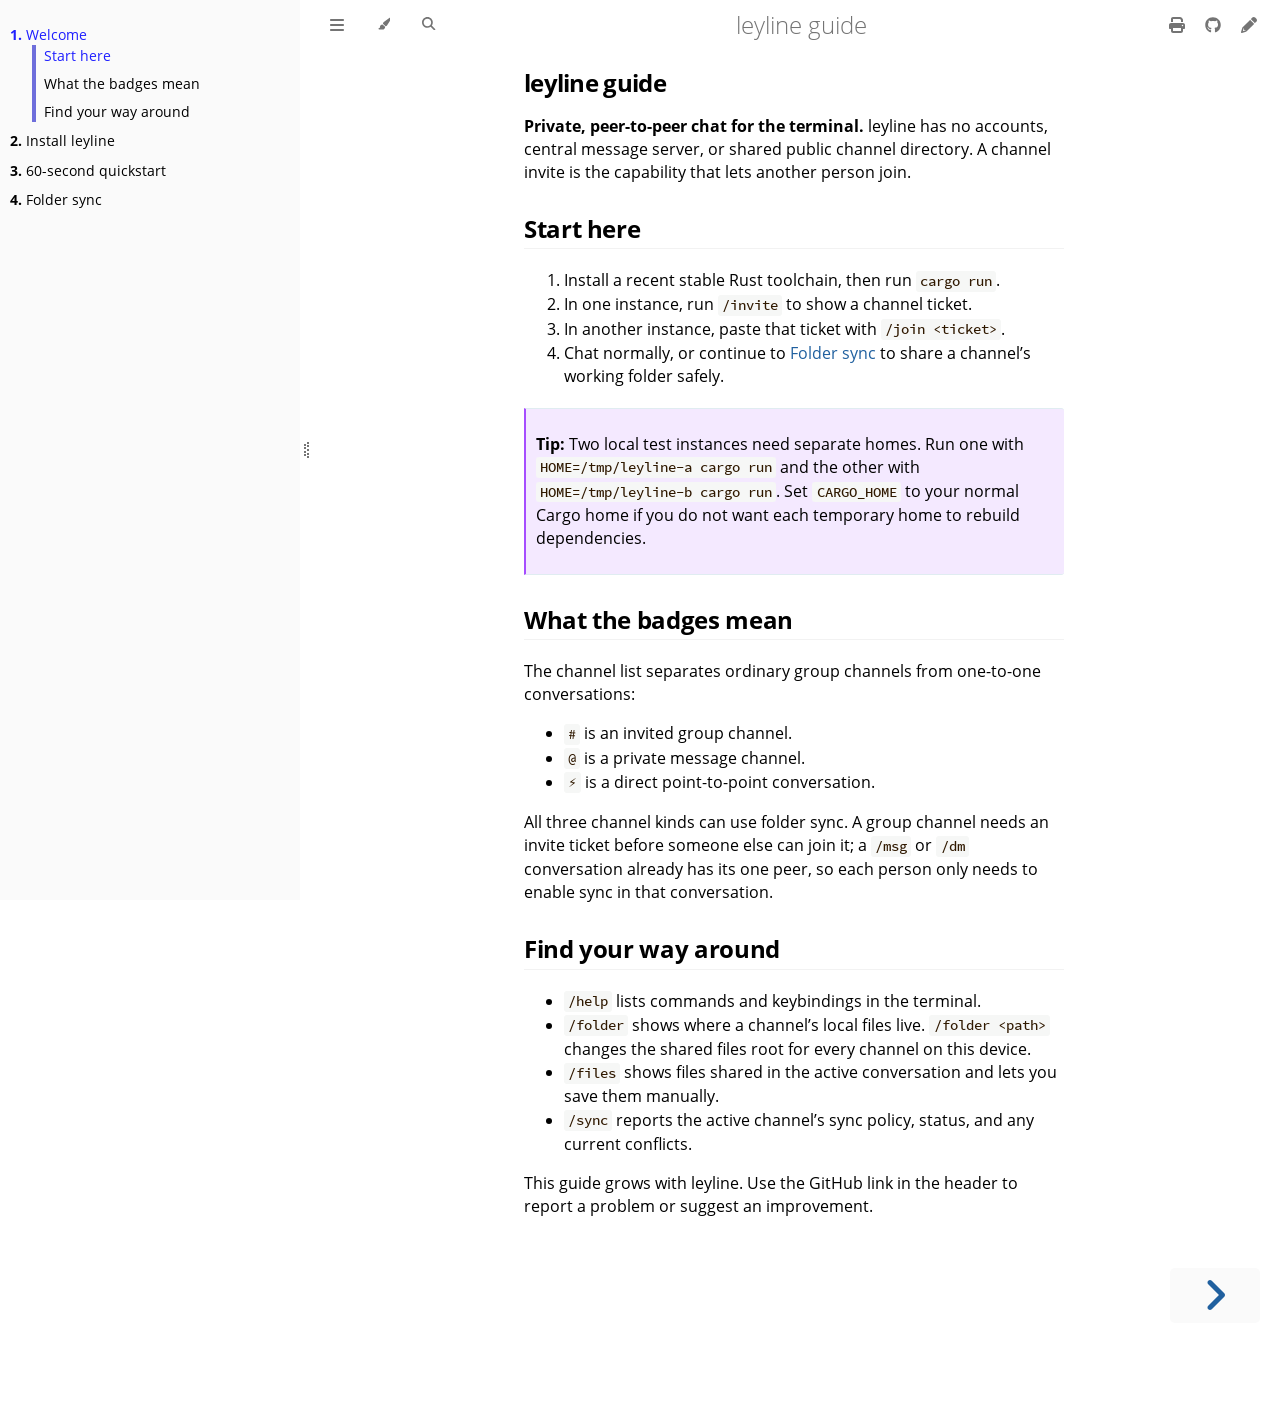
<file: index.html>
<!DOCTYPE HTML>
<html lang="en" class="light sidebar-visible" dir="ltr">
    <head>
        <!-- Book generated using mdBook -->
        <meta charset="UTF-8">
        <title>Welcome - leyline guide</title>


        <!-- Custom HTML head -->

        <meta name="description" content="A practical guide to private peer-to-peer chat and safe folder sync.">
        <meta name="viewport" content="width=device-width, initial-scale=1">
        <meta name="theme-color" content="#ffffff">

        <link rel="icon" href="favicon-de23e50b.svg">
        <link rel="shortcut icon" href="favicon-8114d1fc.png">
        <link rel="stylesheet" href="css/variables-8adf115d.css">
        <link rel="stylesheet" href="css/general-e96d0476.css">
        <link rel="stylesheet" href="css/chrome-d279d366.css">
        <link rel="stylesheet" href="css/print-9e4910d8.css" media="print">

        <!-- Fonts -->
        <link rel="stylesheet" href="fonts/fonts-9644e21d.css">

        <!-- Highlight.js Stylesheets -->
        <link rel="stylesheet" id="mdbook-highlight-css" href="highlight-493f70e1.css">
        <link rel="stylesheet" id="mdbook-tomorrow-night-css" href="tomorrow-night-4c0ae647.css">
        <link rel="stylesheet" id="mdbook-ayu-highlight-css" href="ayu-highlight-3fdfc3ac.css">

        <!-- Custom theme stylesheets -->
        <link rel="stylesheet" href="theme/leyline-24282371.css">


        <!-- Provide site root and default themes to javascript -->
        <script>
            const path_to_root = "";
            const default_light_theme = "light";
            const default_dark_theme = "navy";
            window.path_to_searchindex_js = "searchindex-19e7642c.js";
        </script>
        <!-- Start loading toc.js asap -->
        <script src="toc-d06d8793.js"></script>
    </head>
    <body>
    <div id="mdbook-help-container">
        <div id="mdbook-help-popup">
            <h2 class="mdbook-help-title">Keyboard shortcuts</h2>
            <div>
                <p>Press <kbd>←</kbd> or <kbd>→</kbd> to navigate between chapters</p>
                <p>Press <kbd>S</kbd> or <kbd>/</kbd> to search in the book</p>
                <p>Press <kbd>?</kbd> to show this help</p>
                <p>Press <kbd>Esc</kbd> to hide this help</p>
            </div>
        </div>
    </div>
    <div id="mdbook-body-container">
        <!-- Work around some values being stored in localStorage wrapped in quotes -->
        <script>
            try {
                let theme = localStorage.getItem('mdbook-theme');
                let sidebar = localStorage.getItem('mdbook-sidebar');

                if (theme.startsWith('"') && theme.endsWith('"')) {
                    localStorage.setItem('mdbook-theme', theme.slice(1, theme.length - 1));
                }

                if (sidebar.startsWith('"') && sidebar.endsWith('"')) {
                    localStorage.setItem('mdbook-sidebar', sidebar.slice(1, sidebar.length - 1));
                }
            } catch (e) { }
        </script>

        <!-- Set the theme before any content is loaded, prevents flash -->
        <script>
            const default_theme = window.matchMedia("(prefers-color-scheme: dark)").matches ? default_dark_theme : default_light_theme;
            let theme;
            try { theme = localStorage.getItem('mdbook-theme'); } catch(e) { }
            if (theme === null || theme === undefined) { theme = default_theme; }
            const html = document.documentElement;
            html.classList.remove('light')
            html.classList.add(theme);
            html.classList.add("js");
        </script>

        <input type="checkbox" id="mdbook-sidebar-toggle-anchor" class="hidden">

        <!-- Hide / unhide sidebar before it is displayed -->
        <script>
            let sidebar = null;
            const sidebar_toggle = document.getElementById("mdbook-sidebar-toggle-anchor");
            if (document.body.clientWidth >= 1080) {
                try { sidebar = localStorage.getItem('mdbook-sidebar'); } catch(e) { }
                sidebar = sidebar || 'visible';
            } else {
                sidebar = 'hidden';
                sidebar_toggle.checked = false;
            }
            if (sidebar === 'visible') {
                sidebar_toggle.checked = true;
            } else {
                html.classList.remove('sidebar-visible');
            }
        </script>

        <nav id="mdbook-sidebar" class="sidebar" aria-label="Table of contents">
            <!-- populated by js -->
            <mdbook-sidebar-scrollbox class="sidebar-scrollbox"></mdbook-sidebar-scrollbox>
            <noscript>
                <iframe class="sidebar-iframe-outer" src="toc.html"></iframe>
            </noscript>
            <div id="mdbook-sidebar-resize-handle" class="sidebar-resize-handle">
                <div class="sidebar-resize-indicator"></div>
            </div>
        </nav>

        <div id="mdbook-page-wrapper" class="page-wrapper">

            <div class="page">
                <div id="mdbook-menu-bar-hover-placeholder"></div>
                <div id="mdbook-menu-bar" class="menu-bar sticky">
                    <div class="left-buttons">
                        <label id="mdbook-sidebar-toggle" class="icon-button" for="mdbook-sidebar-toggle-anchor" title="Toggle Table of Contents" aria-label="Toggle Table of Contents" aria-controls="mdbook-sidebar">
                            <span class=fa-svg><svg xmlns="http://www.w3.org/2000/svg" viewBox="0 0 448 512"><!--! Font Awesome Free 6.2.0 by @fontawesome - https://fontawesome.com License - https://fontawesome.com/license/free (Icons: CC BY 4.0, Fonts: SIL OFL 1.1, Code: MIT License) Copyright 2022 Fonticons, Inc. --><path d="M0 96C0 78.3 14.3 64 32 64H416c17.7 0 32 14.3 32 32s-14.3 32-32 32H32C14.3 128 0 113.7 0 96zM0 256c0-17.7 14.3-32 32-32H416c17.7 0 32 14.3 32 32s-14.3 32-32 32H32c-17.7 0-32-14.3-32-32zM448 416c0 17.7-14.3 32-32 32H32c-17.7 0-32-14.3-32-32s14.3-32 32-32H416c17.7 0 32 14.3 32 32z"/></svg></span>
                        </label>
                        <button id="mdbook-theme-toggle" class="icon-button" type="button" title="Change theme" aria-label="Change theme" aria-haspopup="true" aria-expanded="false" aria-controls="mdbook-theme-list">
                            <span class=fa-svg><svg xmlns="http://www.w3.org/2000/svg" viewBox="0 0 576 512"><!--! Font Awesome Free 6.2.0 by @fontawesome - https://fontawesome.com License - https://fontawesome.com/license/free (Icons: CC BY 4.0, Fonts: SIL OFL 1.1, Code: MIT License) Copyright 2022 Fonticons, Inc. --><path d="M371.3 367.1c27.3-3.9 51.9-19.4 67.2-42.9L600.2 74.1c12.6-19.5 9.4-45.3-7.6-61.2S549.7-4.4 531.1 9.6L294.4 187.2c-24 18-38.2 46.1-38.4 76.1L371.3 367.1zm-19.6 25.4l-116-104.4C175.9 290.3 128 339.6 128 400c0 3.9 .2 7.8 .6 11.6c1.8 17.5-10.2 36.4-27.8 36.4H96c-17.7 0-32 14.3-32 32s14.3 32 32 32H240c61.9 0 112-50.1 112-112c0-2.5-.1-5-.2-7.5z"/></svg></span>
                        </button>
                        <ul id="mdbook-theme-list" class="theme-popup" aria-label="Themes" role="menu">
                            <li role="none"><button role="menuitem" class="theme" id="mdbook-theme-default_theme">Auto</button></li>
                            <li role="none"><button role="menuitem" class="theme" id="mdbook-theme-light">Light</button></li>
                            <li role="none"><button role="menuitem" class="theme" id="mdbook-theme-rust">Rust</button></li>
                            <li role="none"><button role="menuitem" class="theme" id="mdbook-theme-coal">Coal</button></li>
                            <li role="none"><button role="menuitem" class="theme" id="mdbook-theme-navy">Navy</button></li>
                            <li role="none"><button role="menuitem" class="theme" id="mdbook-theme-ayu">Ayu</button></li>
                        </ul>
                        <button id="mdbook-search-toggle" class="icon-button" type="button" title="Search (`/`)" aria-label="Toggle Searchbar" aria-expanded="false" aria-keyshortcuts="/ s" aria-controls="mdbook-searchbar">
                            <span class=fa-svg><svg xmlns="http://www.w3.org/2000/svg" viewBox="0 0 512 512"><!--! Font Awesome Free 6.2.0 by @fontawesome - https://fontawesome.com License - https://fontawesome.com/license/free (Icons: CC BY 4.0, Fonts: SIL OFL 1.1, Code: MIT License) Copyright 2022 Fonticons, Inc. --><path d="M416 208c0 45.9-14.9 88.3-40 122.7L502.6 457.4c12.5 12.5 12.5 32.8 0 45.3s-32.8 12.5-45.3 0L330.7 376c-34.4 25.2-76.8 40-122.7 40C93.1 416 0 322.9 0 208S93.1 0 208 0S416 93.1 416 208zM208 352c79.5 0 144-64.5 144-144s-64.5-144-144-144S64 128.5 64 208s64.5 144 144 144z"/></svg></span>
                        </button>
                    </div>

                    <h1 class="menu-title">leyline guide</h1>

                    <div class="right-buttons">
                        <a href="print.html" title="Print this book" aria-label="Print this book">
                            <span class=fa-svg id="print-button"><svg xmlns="http://www.w3.org/2000/svg" viewBox="0 0 512 512"><!--! Font Awesome Free 6.2.0 by @fontawesome - https://fontawesome.com License - https://fontawesome.com/license/free (Icons: CC BY 4.0, Fonts: SIL OFL 1.1, Code: MIT License) Copyright 2022 Fonticons, Inc. --><path d="M128 0C92.7 0 64 28.7 64 64v96h64V64H354.7L384 93.3V160h64V93.3c0-17-6.7-33.3-18.7-45.3L400 18.7C388 6.7 371.7 0 354.7 0H128zM384 352v32 64H128V384 368 352H384zm64 32h32c17.7 0 32-14.3 32-32V256c0-35.3-28.7-64-64-64H64c-35.3 0-64 28.7-64 64v96c0 17.7 14.3 32 32 32H64v64c0 35.3 28.7 64 64 64H384c35.3 0 64-28.7 64-64V384zm-16-88c-13.3 0-24-10.7-24-24s10.7-24 24-24s24 10.7 24 24s-10.7 24-24 24z"/></svg></span>
                        </a>
                        <a href="https://github.com/jhanekom27/leyline" title="Git repository" aria-label="Git repository">
                            <span class=fa-svg><svg xmlns="http://www.w3.org/2000/svg" viewBox="0 0 496 512"><!--! Font Awesome Free 6.2.0 by @fontawesome - https://fontawesome.com License - https://fontawesome.com/license/free (Icons: CC BY 4.0, Fonts: SIL OFL 1.1, Code: MIT License) Copyright 2022 Fonticons, Inc. --><path d="M165.9 397.4c0 2-2.3 3.6-5.2 3.6-3.3.3-5.6-1.3-5.6-3.6 0-2 2.3-3.6 5.2-3.6 3-.3 5.6 1.3 5.6 3.6zm-31.1-4.5c-.7 2 1.3 4.3 4.3 4.9 2.6 1 5.6 0 6.2-2s-1.3-4.3-4.3-5.2c-2.6-.7-5.5.3-6.2 2.3zm44.2-1.7c-2.9.7-4.9 2.6-4.6 4.9.3 2 2.9 3.3 5.9 2.6 2.9-.7 4.9-2.6 4.6-4.6-.3-1.9-3-3.2-5.9-2.9zM244.8 8C106.1 8 0 113.3 0 252c0 110.9 69.8 205.8 169.5 239.2 12.8 2.3 17.3-5.6 17.3-12.1 0-6.2-.3-40.4-.3-61.4 0 0-70 15-84.7-29.8 0 0-11.4-29.1-27.8-36.6 0 0-22.9-15.7 1.6-15.4 0 0 24.9 2 38.6 25.8 21.9 38.6 58.6 27.5 72.9 20.9 2.3-16 8.8-27.1 16-33.7-55.9-6.2-112.3-14.3-112.3-110.5 0-27.5 7.6-41.3 23.6-58.9-2.6-6.5-11.1-33.3 2.6-67.9 20.9-6.5 69 27 69 27 20-5.6 41.5-8.5 62.8-8.5s42.8 2.9 62.8 8.5c0 0 48.1-33.6 69-27 13.7 34.7 5.2 61.4 2.6 67.9 16 17.7 25.8 31.5 25.8 58.9 0 96.5-58.9 104.2-114.8 110.5 9.2 7.9 17 22.9 17 46.4 0 33.7-.3 75.4-.3 83.6 0 6.5 4.6 14.4 17.3 12.1C428.2 457.8 496 362.9 496 252 496 113.3 383.5 8 244.8 8zM97.2 352.9c-1.3 1-1 3.3.7 5.2 1.6 1.6 3.9 2.3 5.2 1 1.3-1 1-3.3-.7-5.2-1.6-1.6-3.9-2.3-5.2-1zm-10.8-8.1c-.7 1.3.3 2.9 2.3 3.9 1.6 1 3.6.7 4.3-.7.7-1.3-.3-2.9-2.3-3.9-2-.6-3.6-.3-4.3.7zm32.4 35.6c-1.6 1.3-1 4.3 1.3 6.2 2.3 2.3 5.2 2.6 6.5 1 1.3-1.3.7-4.3-1.3-6.2-2.2-2.3-5.2-2.6-6.5-1zm-11.4-14.7c-1.6 1-1.6 3.6 0 5.9 1.6 2.3 4.3 3.3 5.6 2.3 1.6-1.3 1.6-3.9 0-6.2-1.4-2.3-4-3.3-5.6-2z"/></svg></span>
                        </a>
                        <a href="https://github.com/jhanekom27/leyline/edit/main/guide/src/README.md" title="Suggest an edit" aria-label="Suggest an edit" rel="edit">
                            <span class=fa-svg id="git-edit-button"><svg xmlns="http://www.w3.org/2000/svg" viewBox="0 0 512 512"><!--! Font Awesome Free 6.2.0 by @fontawesome - https://fontawesome.com License - https://fontawesome.com/license/free (Icons: CC BY 4.0, Fonts: SIL OFL 1.1, Code: MIT License) Copyright 2022 Fonticons, Inc. --><path d="M421.7 220.3l-11.3 11.3-22.6 22.6-205 205c-6.6 6.6-14.8 11.5-23.8 14.1L30.8 511c-8.4 2.5-17.5 .2-23.7-6.1S-1.5 489.7 1 481.2L38.7 353.1c2.6-9 7.5-17.2 14.1-23.8l205-205 22.6-22.6 11.3-11.3 33.9 33.9 62.1 62.1 33.9 33.9zM96 353.9l-9.3 9.3c-.9 .9-1.6 2.1-2 3.4l-25.3 86 86-25.3c1.3-.4 2.5-1.1 3.4-2l9.3-9.3H112c-8.8 0-16-7.2-16-16V353.9zM453.3 19.3l39.4 39.4c25 25 25 65.5 0 90.5l-14.5 14.5-22.6 22.6-11.3 11.3-33.9-33.9-62.1-62.1L314.3 67.7l11.3-11.3 22.6-22.6 14.5-14.5c25-25 65.5-25 90.5 0z"/></svg></span>
                        </a>

                    </div>
                </div>

                <div id="mdbook-search-wrapper" class="hidden">
                    <form id="mdbook-searchbar-outer" class="searchbar-outer">
                        <div class="search-wrapper">
                            <input type="search" id="mdbook-searchbar" name="searchbar" placeholder="Search this book ..." aria-controls="mdbook-searchresults-outer" aria-describedby="searchresults-header">
                            <div class="spinner-wrapper">
                                <span class=fa-svg id="fa-spin"><svg xmlns="http://www.w3.org/2000/svg" viewBox="0 0 512 512"><!--! Font Awesome Free 6.2.0 by @fontawesome - https://fontawesome.com License - https://fontawesome.com/license/free (Icons: CC BY 4.0, Fonts: SIL OFL 1.1, Code: MIT License) Copyright 2022 Fonticons, Inc. --><path d="M304 48c0-26.5-21.5-48-48-48s-48 21.5-48 48s21.5 48 48 48s48-21.5 48-48zm0 416c0-26.5-21.5-48-48-48s-48 21.5-48 48s21.5 48 48 48s48-21.5 48-48zM48 304c26.5 0 48-21.5 48-48s-21.5-48-48-48s-48 21.5-48 48s21.5 48 48 48zm464-48c0-26.5-21.5-48-48-48s-48 21.5-48 48s21.5 48 48 48s48-21.5 48-48zM142.9 437c18.7-18.7 18.7-49.1 0-67.9s-49.1-18.7-67.9 0s-18.7 49.1 0 67.9s49.1 18.7 67.9 0zm0-294.2c18.7-18.7 18.7-49.1 0-67.9S93.7 56.2 75 75s-18.7 49.1 0 67.9s49.1 18.7 67.9 0zM369.1 437c18.7 18.7 49.1 18.7 67.9 0s18.7-49.1 0-67.9s-49.1-18.7-67.9 0s-18.7 49.1 0 67.9z"/></svg></span>
                            </div>
                        </div>
                    </form>
                    <div id="mdbook-searchresults-outer" class="searchresults-outer hidden">
                        <div id="mdbook-searchresults-header" class="searchresults-header"></div>
                        <ul id="mdbook-searchresults">
                        </ul>
                    </div>
                </div>

                <!-- Apply ARIA attributes after the sidebar and the sidebar toggle button are added to the DOM -->
                <script>
                    document.getElementById('mdbook-sidebar-toggle').setAttribute('aria-expanded', sidebar === 'visible');
                    document.getElementById('mdbook-sidebar').setAttribute('aria-hidden', sidebar !== 'visible');
                    Array.from(document.querySelectorAll('#mdbook-sidebar a')).forEach(function(link) {
                        link.setAttribute('tabIndex', sidebar === 'visible' ? 0 : -1);
                    });
                </script>

                <div id="mdbook-content" class="content">
                    <main>
                        <h1 id="leyline-guide"><a class="header" href="#leyline-guide">leyline guide</a></h1>
<p><strong>Private, peer-to-peer chat for the terminal.</strong> leyline has no accounts,
central message server, or shared public channel directory. A channel invite is
the capability that lets another person join.</p>
<h2 id="start-here"><a class="header" href="#start-here">Start here</a></h2>
<ol>
<li>Install a recent stable Rust toolchain, then run <code>cargo run</code>.</li>
<li>In one instance, run <code>/invite</code> to show a channel ticket.</li>
<li>In another instance, paste that ticket with <code>/join &lt;ticket&gt;</code>.</li>
<li>Chat normally, or continue to <a href="folder-sync.html">Folder sync</a> to share a
channel’s working folder safely.</li>
</ol>
<blockquote>
<p><strong>Tip:</strong> Two local test instances need separate homes. Run one with
<code>HOME=/tmp/leyline-a cargo run</code> and the other with
<code>HOME=/tmp/leyline-b cargo run</code>. Set <code>CARGO_HOME</code> to your normal Cargo home
if you do not want each temporary home to rebuild dependencies.</p>
</blockquote>
<h2 id="what-the-badges-mean"><a class="header" href="#what-the-badges-mean">What the badges mean</a></h2>
<p>The channel list separates ordinary group channels from one-to-one
conversations:</p>
<ul>
<li><code>#</code> is an invited group channel.</li>
<li><code>@</code> is a private message channel.</li>
<li><code>⚡</code> is a direct point-to-point conversation.</li>
</ul>
<p>All three channel kinds can use folder sync. A group channel needs an invite
ticket before someone else can join it; a <code>/msg</code> or <code>/dm</code> conversation already
has its one peer, so each person only needs to enable sync in that conversation.</p>
<h2 id="find-your-way-around"><a class="header" href="#find-your-way-around">Find your way around</a></h2>
<ul>
<li><code>/help</code> lists commands and keybindings in the terminal.</li>
<li><code>/folder</code> shows where a channel’s local files live. <code>/folder &lt;path&gt;</code> changes
the shared files root for every channel on this device.</li>
<li><code>/files</code> shows files shared in the active conversation and lets you save
them manually.</li>
<li><code>/sync</code> reports the active channel’s sync policy, status, and any
current conflicts.</li>
</ul>
<p>This guide grows with leyline. Use the GitHub link in the header to report a
problem or suggest an improvement.</p>

                    </main>

                    <nav class="nav-wrapper" aria-label="Page navigation">
                        <!-- Mobile navigation buttons -->

                            <a rel="next prefetch" href="installation.html" class="mobile-nav-chapters next" title="Next chapter" aria-label="Next chapter" aria-keyshortcuts="Right">
                                <span class=fa-svg><svg xmlns="http://www.w3.org/2000/svg" viewBox="0 0 320 512"><!--! Font Awesome Free 6.2.0 by @fontawesome - https://fontawesome.com License - https://fontawesome.com/license/free (Icons: CC BY 4.0, Fonts: SIL OFL 1.1, Code: MIT License) Copyright 2022 Fonticons, Inc. --><path d="M278.6 233.4c12.5 12.5 12.5 32.8 0 45.3l-160 160c-12.5 12.5-32.8 12.5-45.3 0s-12.5-32.8 0-45.3L210.7 256 73.4 118.6c-12.5-12.5-12.5-32.8 0-45.3s32.8-12.5 45.3 0l160 160z"/></svg></span>
                            </a>

                        <div style="clear: both"></div>
                    </nav>
                </div>
            </div>

            <nav class="nav-wide-wrapper" aria-label="Page navigation">

                    <a rel="next prefetch" href="installation.html" class="nav-chapters next" title="Next chapter" aria-label="Next chapter" aria-keyshortcuts="Right">
                        <span class=fa-svg><svg xmlns="http://www.w3.org/2000/svg" viewBox="0 0 320 512"><!--! Font Awesome Free 6.2.0 by @fontawesome - https://fontawesome.com License - https://fontawesome.com/license/free (Icons: CC BY 4.0, Fonts: SIL OFL 1.1, Code: MIT License) Copyright 2022 Fonticons, Inc. --><path d="M278.6 233.4c12.5 12.5 12.5 32.8 0 45.3l-160 160c-12.5 12.5-32.8 12.5-45.3 0s-12.5-32.8 0-45.3L210.7 256 73.4 118.6c-12.5-12.5-12.5-32.8 0-45.3s32.8-12.5 45.3 0l160 160z"/></svg></span>
                    </a>
            </nav>

        </div>

        <template id=fa-eye><span class=fa-svg><svg xmlns="http://www.w3.org/2000/svg" viewBox="0 0 576 512"><!--! Font Awesome Free 6.2.0 by @fontawesome - https://fontawesome.com License - https://fontawesome.com/license/free (Icons: CC BY 4.0, Fonts: SIL OFL 1.1, Code: MIT License) Copyright 2022 Fonticons, Inc. --><path d="M288 32c-80.8 0-145.5 36.8-192.6 80.6C48.6 156 17.3 208 2.5 243.7c-3.3 7.9-3.3 16.7 0 24.6C17.3 304 48.6 356 95.4 399.4C142.5 443.2 207.2 480 288 480s145.5-36.8 192.6-80.6c46.8-43.5 78.1-95.4 93-131.1c3.3-7.9 3.3-16.7 0-24.6c-14.9-35.7-46.2-87.7-93-131.1C433.5 68.8 368.8 32 288 32zM432 256c0 79.5-64.5 144-144 144s-144-64.5-144-144s64.5-144 144-144s144 64.5 144 144zM288 192c0 35.3-28.7 64-64 64c-11.5 0-22.3-3-31.6-8.4c-.2 2.8-.4 5.5-.4 8.4c0 53 43 96 96 96s96-43 96-96s-43-96-96-96c-2.8 0-5.6 .1-8.4 .4c5.3 9.3 8.4 20.1 8.4 31.6z"/></svg></span></template>
        <template id=fa-eye-slash><span class=fa-svg><svg xmlns="http://www.w3.org/2000/svg" viewBox="0 0 640 512"><!--! Font Awesome Free 6.2.0 by @fontawesome - https://fontawesome.com License - https://fontawesome.com/license/free (Icons: CC BY 4.0, Fonts: SIL OFL 1.1, Code: MIT License) Copyright 2022 Fonticons, Inc. --><path d="M38.8 5.1C28.4-3.1 13.3-1.2 5.1 9.2S-1.2 34.7 9.2 42.9l592 464c10.4 8.2 25.5 6.3 33.7-4.1s6.3-25.5-4.1-33.7L525.6 386.7c39.6-40.6 66.4-86.1 79.9-118.4c3.3-7.9 3.3-16.7 0-24.6c-14.9-35.7-46.2-87.7-93-131.1C465.5 68.8 400.8 32 320 32c-68.2 0-125 26.3-169.3 60.8L38.8 5.1zM223.1 149.5C248.6 126.2 282.7 112 320 112c79.5 0 144 64.5 144 144c0 24.9-6.3 48.3-17.4 68.7L408 294.5c5.2-11.8 8-24.8 8-38.5c0-53-43-96-96-96c-2.8 0-5.6 .1-8.4 .4c5.3 9.3 8.4 20.1 8.4 31.6c0 10.2-2.4 19.8-6.6 28.3l-90.3-70.8zm223.1 298L373 389.9c-16.4 6.5-34.3 10.1-53 10.1c-79.5 0-144-64.5-144-144c0-6.9 .5-13.6 1.4-20.2L83.1 161.5C60.3 191.2 44 220.8 34.5 243.7c-3.3 7.9-3.3 16.7 0 24.6c14.9 35.7 46.2 87.7 93 131.1C174.5 443.2 239.2 480 320 480c47.8 0 89.9-12.9 126.2-32.5z"/></svg></span></template>
        <template id=fa-copy><span class=fa-svg><svg xmlns="http://www.w3.org/2000/svg" viewBox="0 0 512 512"><!--! Font Awesome Free 6.2.0 by @fontawesome - https://fontawesome.com License - https://fontawesome.com/license/free (Icons: CC BY 4.0, Fonts: SIL OFL 1.1, Code: MIT License) Copyright 2022 Fonticons, Inc. --><path d="M502.6 70.63l-61.25-61.25C435.4 3.371 427.2 0 418.7 0H255.1c-35.35 0-64 28.66-64 64l.0195 256C192 355.4 220.7 384 256 384h192c35.2 0 64-28.8 64-64V93.25C512 84.77 508.6 76.63 502.6 70.63zM464 320c0 8.836-7.164 16-16 16H255.1c-8.838 0-16-7.164-16-16L239.1 64.13c0-8.836 7.164-16 16-16h128L384 96c0 17.67 14.33 32 32 32h47.1V320zM272 448c0 8.836-7.164 16-16 16H63.1c-8.838 0-16-7.164-16-16L47.98 192.1c0-8.836 7.164-16 16-16H160V128H63.99c-35.35 0-64 28.65-64 64l.0098 256C.002 483.3 28.66 512 64 512h192c35.2 0 64-28.8 64-64v-32h-47.1L272 448z"/></svg></span></template>
        <template id=fa-play><span class=fa-svg><svg xmlns="http://www.w3.org/2000/svg" viewBox="0 0 384 512"><!--! Font Awesome Free 6.2.0 by @fontawesome - https://fontawesome.com License - https://fontawesome.com/license/free (Icons: CC BY 4.0, Fonts: SIL OFL 1.1, Code: MIT License) Copyright 2022 Fonticons, Inc. --><path d="M73 39c-14.8-9.1-33.4-9.4-48.5-.9S0 62.6 0 80V432c0 17.4 9.4 33.4 24.5 41.9s33.7 8.1 48.5-.9L361 297c14.3-8.7 23-24.2 23-41s-8.7-32.2-23-41L73 39z"/></svg></span></template>
        <template id=fa-clock-rotate-left><span class=fa-svg><svg xmlns="http://www.w3.org/2000/svg" viewBox="0 0 512 512"><!--! Font Awesome Free 6.2.0 by @fontawesome - https://fontawesome.com License - https://fontawesome.com/license/free (Icons: CC BY 4.0, Fonts: SIL OFL 1.1, Code: MIT License) Copyright 2022 Fonticons, Inc. --><path d="M75 75L41 41C25.9 25.9 0 36.6 0 57.9V168c0 13.3 10.7 24 24 24H134.1c21.4 0 32.1-25.9 17-41l-30.8-30.8C155 85.5 203 64 256 64c106 0 192 86 192 192s-86 192-192 192c-40.8 0-78.6-12.7-109.7-34.4c-14.5-10.1-34.4-6.6-44.6 7.9s-6.6 34.4 7.9 44.6C151.2 495 201.7 512 256 512c141.4 0 256-114.6 256-256S397.4 0 256 0C185.3 0 121.3 28.7 75 75zm181 53c-13.3 0-24 10.7-24 24V256c0 6.4 2.5 12.5 7 17l72 72c9.4 9.4 24.6 9.4 33.9 0s9.4-24.6 0-33.9l-65-65V152c0-13.3-10.7-24-24-24z"/></svg></span></template>



        <script>
            window.playground_copyable = true;
        </script>


        <script src="elasticlunr-ef4e11c1.min.js"></script>
        <script src="mark-09e88c2c.min.js"></script>
        <script src="searcher-09f2665d.js"></script>

        <script src="clipboard-1626706a.min.js"></script>
        <script src="highlight-abc7f01d.js"></script>
        <script src="book-609e4cb8.js"></script>

        <!-- Custom JS scripts -->



    </div>
    </body>
</html>
</file>
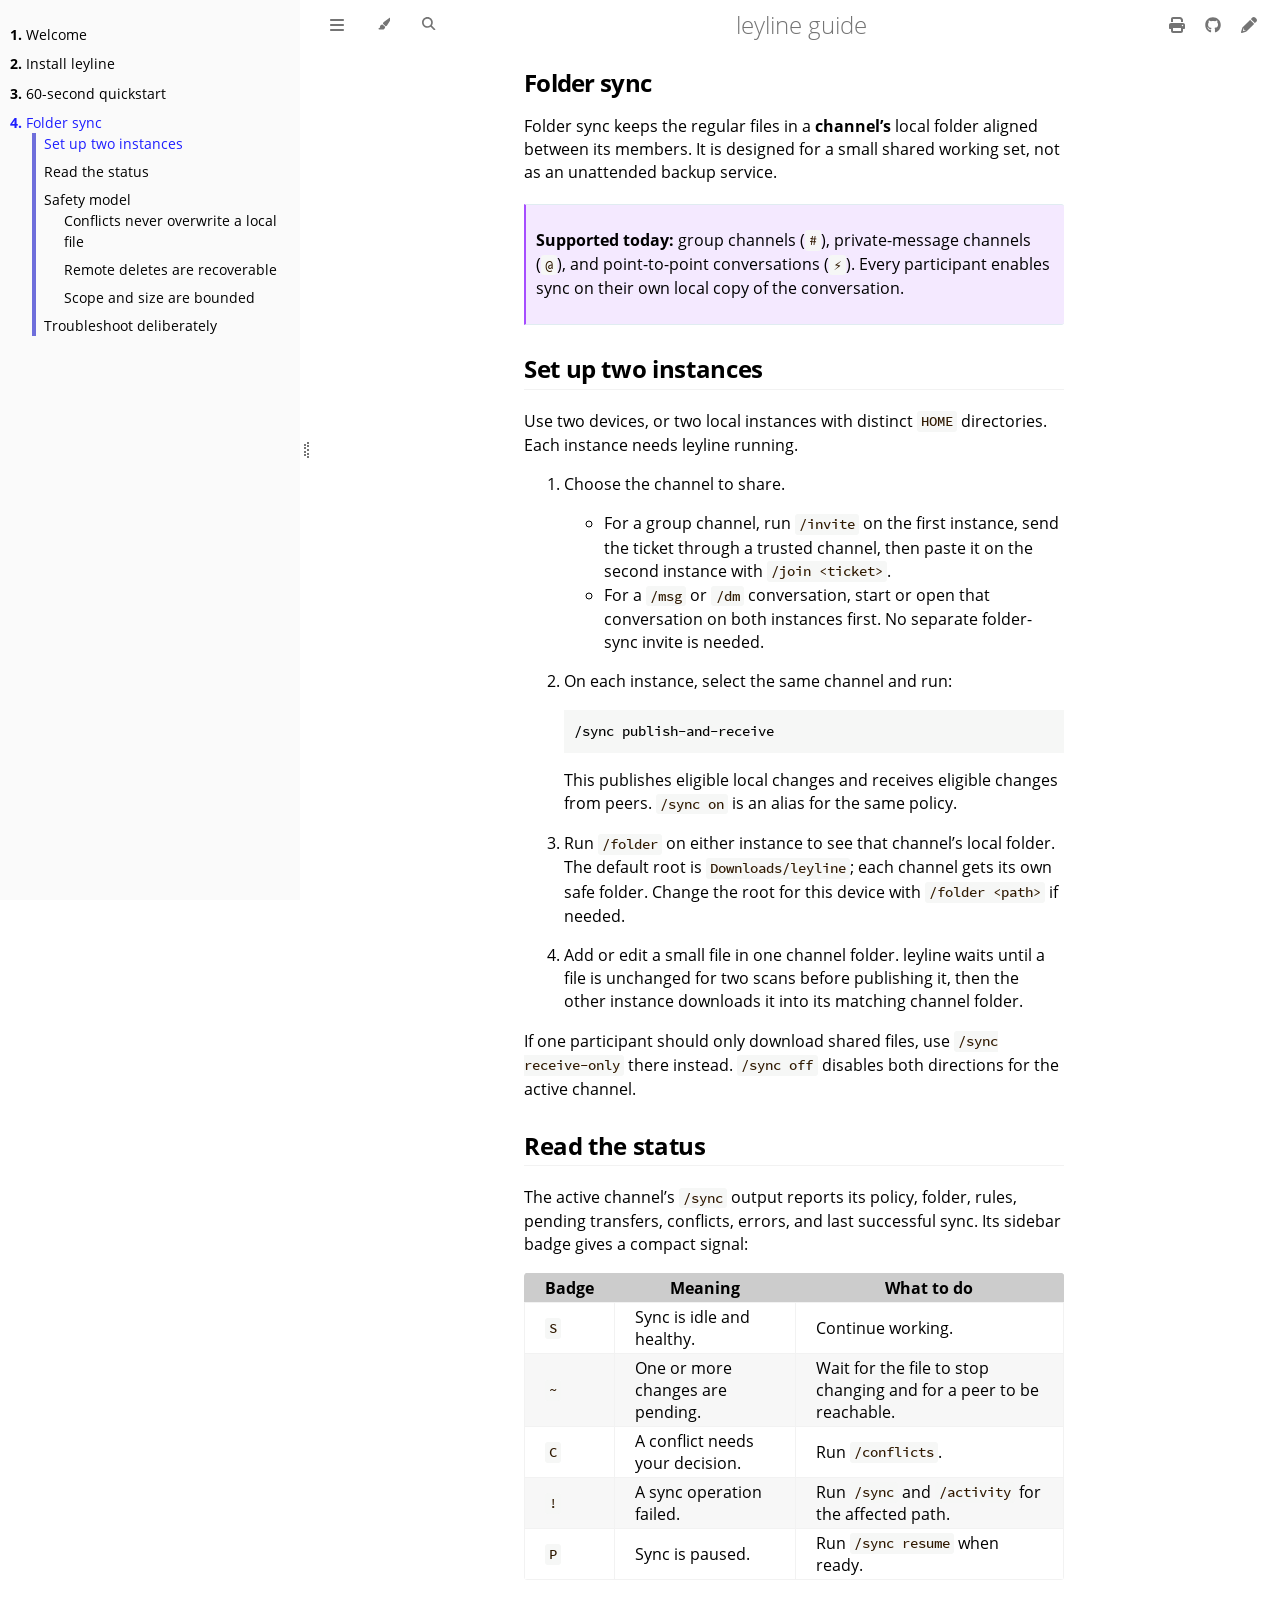
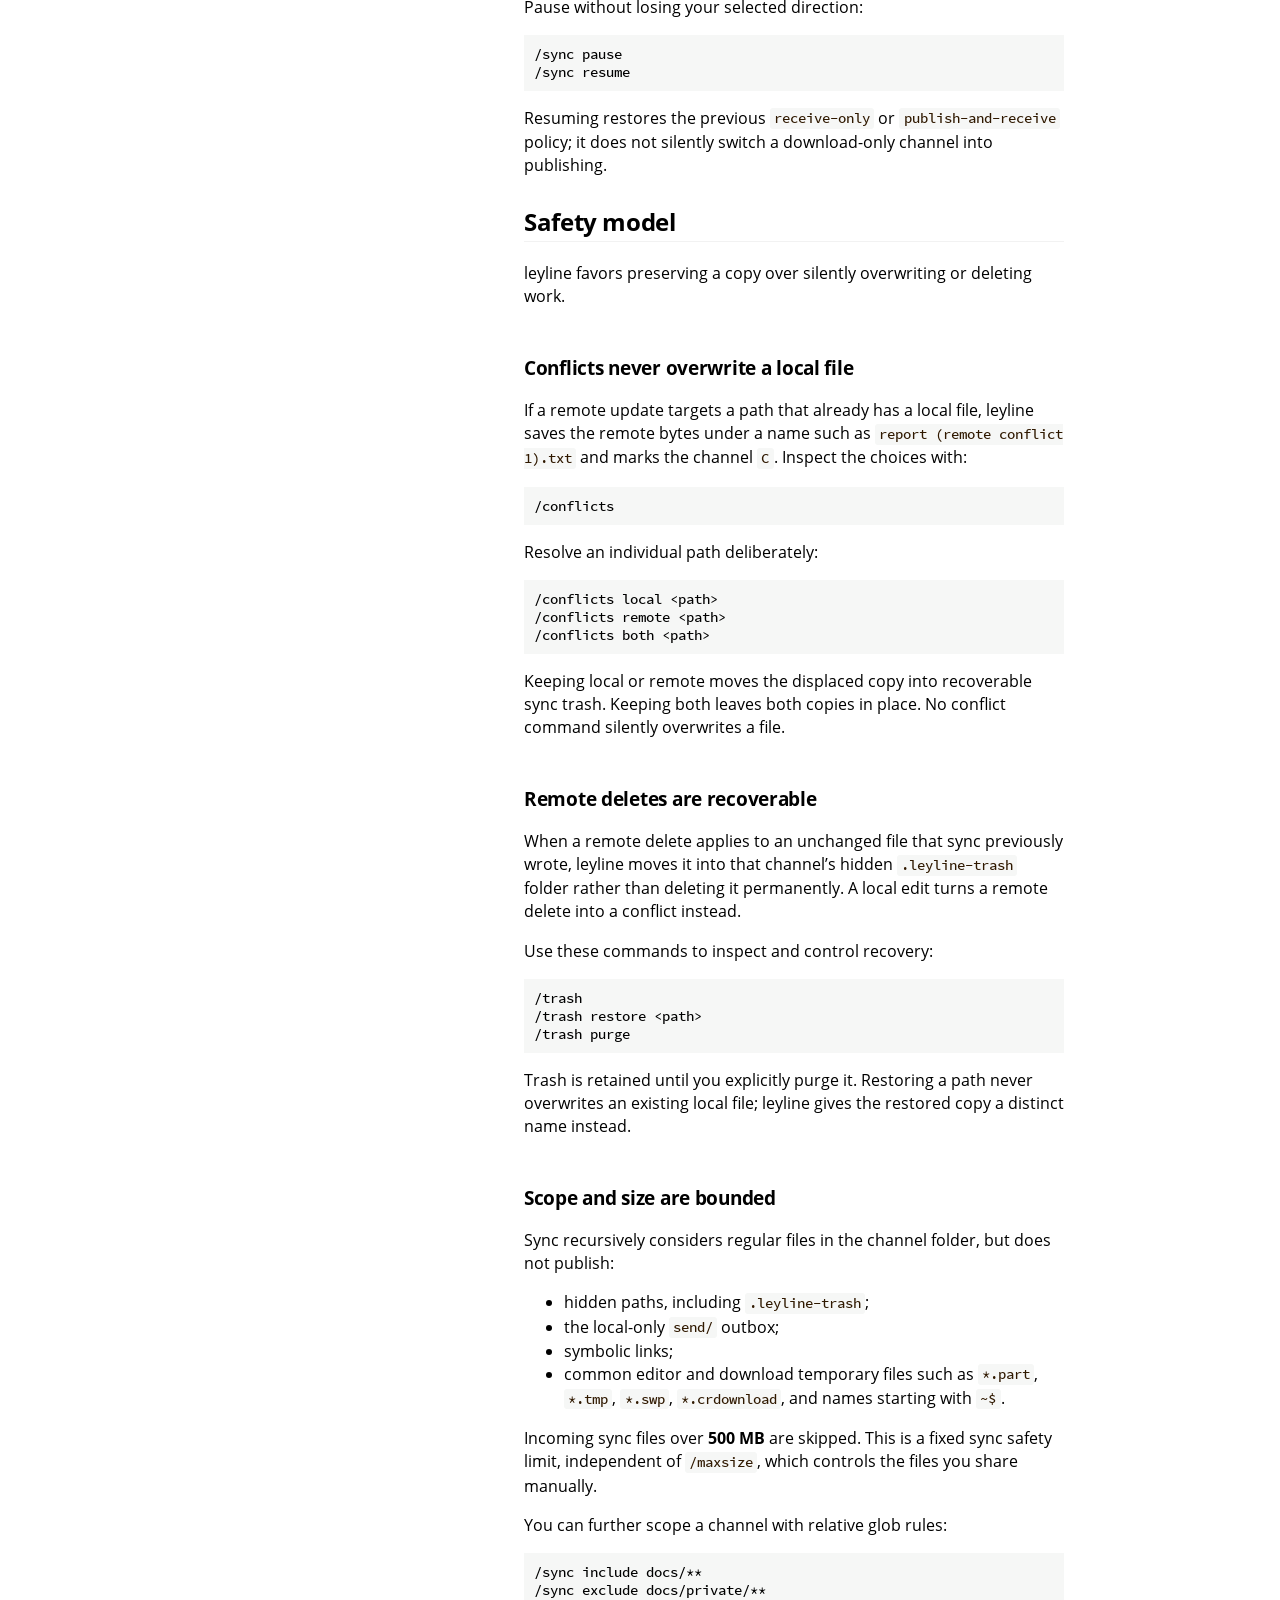
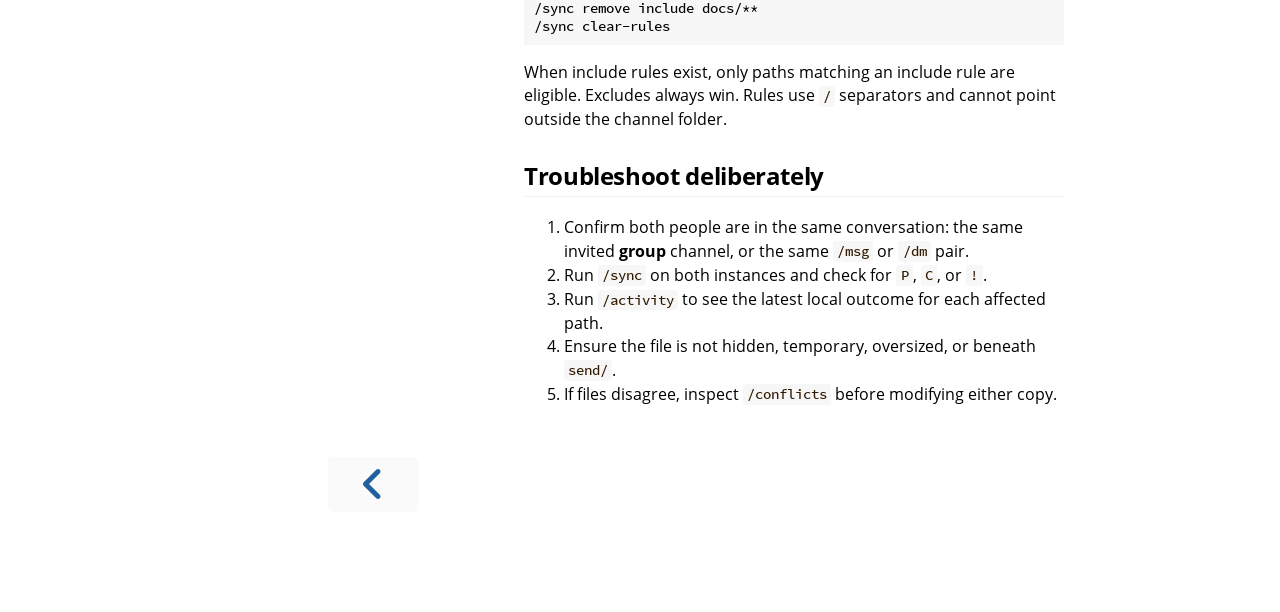
<file: folder-sync.html>
<!DOCTYPE HTML>
<html lang="en" class="light sidebar-visible" dir="ltr">
    <head>
        <!-- Book generated using mdBook -->
        <meta charset="UTF-8">
        <title>Folder sync - leyline guide</title>


        <!-- Custom HTML head -->

        <meta name="description" content="A practical guide to private peer-to-peer chat and safe folder sync.">
        <meta name="viewport" content="width=device-width, initial-scale=1">
        <meta name="theme-color" content="#ffffff">

        <link rel="icon" href="favicon-de23e50b.svg">
        <link rel="shortcut icon" href="favicon-8114d1fc.png">
        <link rel="stylesheet" href="css/variables-8adf115d.css">
        <link rel="stylesheet" href="css/general-e96d0476.css">
        <link rel="stylesheet" href="css/chrome-d279d366.css">
        <link rel="stylesheet" href="css/print-9e4910d8.css" media="print">

        <!-- Fonts -->
        <link rel="stylesheet" href="fonts/fonts-9644e21d.css">

        <!-- Highlight.js Stylesheets -->
        <link rel="stylesheet" id="mdbook-highlight-css" href="highlight-493f70e1.css">
        <link rel="stylesheet" id="mdbook-tomorrow-night-css" href="tomorrow-night-4c0ae647.css">
        <link rel="stylesheet" id="mdbook-ayu-highlight-css" href="ayu-highlight-3fdfc3ac.css">

        <!-- Custom theme stylesheets -->
        <link rel="stylesheet" href="theme/leyline-24282371.css">


        <!-- Provide site root and default themes to javascript -->
        <script>
            const path_to_root = "";
            const default_light_theme = "light";
            const default_dark_theme = "navy";
            window.path_to_searchindex_js = "searchindex-19e7642c.js";
        </script>
        <!-- Start loading toc.js asap -->
        <script src="toc-d06d8793.js"></script>
    </head>
    <body>
    <div id="mdbook-help-container">
        <div id="mdbook-help-popup">
            <h2 class="mdbook-help-title">Keyboard shortcuts</h2>
            <div>
                <p>Press <kbd>←</kbd> or <kbd>→</kbd> to navigate between chapters</p>
                <p>Press <kbd>S</kbd> or <kbd>/</kbd> to search in the book</p>
                <p>Press <kbd>?</kbd> to show this help</p>
                <p>Press <kbd>Esc</kbd> to hide this help</p>
            </div>
        </div>
    </div>
    <div id="mdbook-body-container">
        <!-- Work around some values being stored in localStorage wrapped in quotes -->
        <script>
            try {
                let theme = localStorage.getItem('mdbook-theme');
                let sidebar = localStorage.getItem('mdbook-sidebar');

                if (theme.startsWith('"') && theme.endsWith('"')) {
                    localStorage.setItem('mdbook-theme', theme.slice(1, theme.length - 1));
                }

                if (sidebar.startsWith('"') && sidebar.endsWith('"')) {
                    localStorage.setItem('mdbook-sidebar', sidebar.slice(1, sidebar.length - 1));
                }
            } catch (e) { }
        </script>

        <!-- Set the theme before any content is loaded, prevents flash -->
        <script>
            const default_theme = window.matchMedia("(prefers-color-scheme: dark)").matches ? default_dark_theme : default_light_theme;
            let theme;
            try { theme = localStorage.getItem('mdbook-theme'); } catch(e) { }
            if (theme === null || theme === undefined) { theme = default_theme; }
            const html = document.documentElement;
            html.classList.remove('light')
            html.classList.add(theme);
            html.classList.add("js");
        </script>

        <input type="checkbox" id="mdbook-sidebar-toggle-anchor" class="hidden">

        <!-- Hide / unhide sidebar before it is displayed -->
        <script>
            let sidebar = null;
            const sidebar_toggle = document.getElementById("mdbook-sidebar-toggle-anchor");
            if (document.body.clientWidth >= 1080) {
                try { sidebar = localStorage.getItem('mdbook-sidebar'); } catch(e) { }
                sidebar = sidebar || 'visible';
            } else {
                sidebar = 'hidden';
                sidebar_toggle.checked = false;
            }
            if (sidebar === 'visible') {
                sidebar_toggle.checked = true;
            } else {
                html.classList.remove('sidebar-visible');
            }
        </script>

        <nav id="mdbook-sidebar" class="sidebar" aria-label="Table of contents">
            <!-- populated by js -->
            <mdbook-sidebar-scrollbox class="sidebar-scrollbox"></mdbook-sidebar-scrollbox>
            <noscript>
                <iframe class="sidebar-iframe-outer" src="toc.html"></iframe>
            </noscript>
            <div id="mdbook-sidebar-resize-handle" class="sidebar-resize-handle">
                <div class="sidebar-resize-indicator"></div>
            </div>
        </nav>

        <div id="mdbook-page-wrapper" class="page-wrapper">

            <div class="page">
                <div id="mdbook-menu-bar-hover-placeholder"></div>
                <div id="mdbook-menu-bar" class="menu-bar sticky">
                    <div class="left-buttons">
                        <label id="mdbook-sidebar-toggle" class="icon-button" for="mdbook-sidebar-toggle-anchor" title="Toggle Table of Contents" aria-label="Toggle Table of Contents" aria-controls="mdbook-sidebar">
                            <span class=fa-svg><svg xmlns="http://www.w3.org/2000/svg" viewBox="0 0 448 512"><!--! Font Awesome Free 6.2.0 by @fontawesome - https://fontawesome.com License - https://fontawesome.com/license/free (Icons: CC BY 4.0, Fonts: SIL OFL 1.1, Code: MIT License) Copyright 2022 Fonticons, Inc. --><path d="M0 96C0 78.3 14.3 64 32 64H416c17.7 0 32 14.3 32 32s-14.3 32-32 32H32C14.3 128 0 113.7 0 96zM0 256c0-17.7 14.3-32 32-32H416c17.7 0 32 14.3 32 32s-14.3 32-32 32H32c-17.7 0-32-14.3-32-32zM448 416c0 17.7-14.3 32-32 32H32c-17.7 0-32-14.3-32-32s14.3-32 32-32H416c17.7 0 32 14.3 32 32z"/></svg></span>
                        </label>
                        <button id="mdbook-theme-toggle" class="icon-button" type="button" title="Change theme" aria-label="Change theme" aria-haspopup="true" aria-expanded="false" aria-controls="mdbook-theme-list">
                            <span class=fa-svg><svg xmlns="http://www.w3.org/2000/svg" viewBox="0 0 576 512"><!--! Font Awesome Free 6.2.0 by @fontawesome - https://fontawesome.com License - https://fontawesome.com/license/free (Icons: CC BY 4.0, Fonts: SIL OFL 1.1, Code: MIT License) Copyright 2022 Fonticons, Inc. --><path d="M371.3 367.1c27.3-3.9 51.9-19.4 67.2-42.9L600.2 74.1c12.6-19.5 9.4-45.3-7.6-61.2S549.7-4.4 531.1 9.6L294.4 187.2c-24 18-38.2 46.1-38.4 76.1L371.3 367.1zm-19.6 25.4l-116-104.4C175.9 290.3 128 339.6 128 400c0 3.9 .2 7.8 .6 11.6c1.8 17.5-10.2 36.4-27.8 36.4H96c-17.7 0-32 14.3-32 32s14.3 32 32 32H240c61.9 0 112-50.1 112-112c0-2.5-.1-5-.2-7.5z"/></svg></span>
                        </button>
                        <ul id="mdbook-theme-list" class="theme-popup" aria-label="Themes" role="menu">
                            <li role="none"><button role="menuitem" class="theme" id="mdbook-theme-default_theme">Auto</button></li>
                            <li role="none"><button role="menuitem" class="theme" id="mdbook-theme-light">Light</button></li>
                            <li role="none"><button role="menuitem" class="theme" id="mdbook-theme-rust">Rust</button></li>
                            <li role="none"><button role="menuitem" class="theme" id="mdbook-theme-coal">Coal</button></li>
                            <li role="none"><button role="menuitem" class="theme" id="mdbook-theme-navy">Navy</button></li>
                            <li role="none"><button role="menuitem" class="theme" id="mdbook-theme-ayu">Ayu</button></li>
                        </ul>
                        <button id="mdbook-search-toggle" class="icon-button" type="button" title="Search (`/`)" aria-label="Toggle Searchbar" aria-expanded="false" aria-keyshortcuts="/ s" aria-controls="mdbook-searchbar">
                            <span class=fa-svg><svg xmlns="http://www.w3.org/2000/svg" viewBox="0 0 512 512"><!--! Font Awesome Free 6.2.0 by @fontawesome - https://fontawesome.com License - https://fontawesome.com/license/free (Icons: CC BY 4.0, Fonts: SIL OFL 1.1, Code: MIT License) Copyright 2022 Fonticons, Inc. --><path d="M416 208c0 45.9-14.9 88.3-40 122.7L502.6 457.4c12.5 12.5 12.5 32.8 0 45.3s-32.8 12.5-45.3 0L330.7 376c-34.4 25.2-76.8 40-122.7 40C93.1 416 0 322.9 0 208S93.1 0 208 0S416 93.1 416 208zM208 352c79.5 0 144-64.5 144-144s-64.5-144-144-144S64 128.5 64 208s64.5 144 144 144z"/></svg></span>
                        </button>
                    </div>

                    <h1 class="menu-title">leyline guide</h1>

                    <div class="right-buttons">
                        <a href="print.html" title="Print this book" aria-label="Print this book">
                            <span class=fa-svg id="print-button"><svg xmlns="http://www.w3.org/2000/svg" viewBox="0 0 512 512"><!--! Font Awesome Free 6.2.0 by @fontawesome - https://fontawesome.com License - https://fontawesome.com/license/free (Icons: CC BY 4.0, Fonts: SIL OFL 1.1, Code: MIT License) Copyright 2022 Fonticons, Inc. --><path d="M128 0C92.7 0 64 28.7 64 64v96h64V64H354.7L384 93.3V160h64V93.3c0-17-6.7-33.3-18.7-45.3L400 18.7C388 6.7 371.7 0 354.7 0H128zM384 352v32 64H128V384 368 352H384zm64 32h32c17.7 0 32-14.3 32-32V256c0-35.3-28.7-64-64-64H64c-35.3 0-64 28.7-64 64v96c0 17.7 14.3 32 32 32H64v64c0 35.3 28.7 64 64 64H384c35.3 0 64-28.7 64-64V384zm-16-88c-13.3 0-24-10.7-24-24s10.7-24 24-24s24 10.7 24 24s-10.7 24-24 24z"/></svg></span>
                        </a>
                        <a href="https://github.com/jhanekom27/leyline" title="Git repository" aria-label="Git repository">
                            <span class=fa-svg><svg xmlns="http://www.w3.org/2000/svg" viewBox="0 0 496 512"><!--! Font Awesome Free 6.2.0 by @fontawesome - https://fontawesome.com License - https://fontawesome.com/license/free (Icons: CC BY 4.0, Fonts: SIL OFL 1.1, Code: MIT License) Copyright 2022 Fonticons, Inc. --><path d="M165.9 397.4c0 2-2.3 3.6-5.2 3.6-3.3.3-5.6-1.3-5.6-3.6 0-2 2.3-3.6 5.2-3.6 3-.3 5.6 1.3 5.6 3.6zm-31.1-4.5c-.7 2 1.3 4.3 4.3 4.9 2.6 1 5.6 0 6.2-2s-1.3-4.3-4.3-5.2c-2.6-.7-5.5.3-6.2 2.3zm44.2-1.7c-2.9.7-4.9 2.6-4.6 4.9.3 2 2.9 3.3 5.9 2.6 2.9-.7 4.9-2.6 4.6-4.6-.3-1.9-3-3.2-5.9-2.9zM244.8 8C106.1 8 0 113.3 0 252c0 110.9 69.8 205.8 169.5 239.2 12.8 2.3 17.3-5.6 17.3-12.1 0-6.2-.3-40.4-.3-61.4 0 0-70 15-84.7-29.8 0 0-11.4-29.1-27.8-36.6 0 0-22.9-15.7 1.6-15.4 0 0 24.9 2 38.6 25.8 21.9 38.6 58.6 27.5 72.9 20.9 2.3-16 8.8-27.1 16-33.7-55.9-6.2-112.3-14.3-112.3-110.5 0-27.5 7.6-41.3 23.6-58.9-2.6-6.5-11.1-33.3 2.6-67.9 20.9-6.5 69 27 69 27 20-5.6 41.5-8.5 62.8-8.5s42.8 2.9 62.8 8.5c0 0 48.1-33.6 69-27 13.7 34.7 5.2 61.4 2.6 67.9 16 17.7 25.8 31.5 25.8 58.9 0 96.5-58.9 104.2-114.8 110.5 9.2 7.9 17 22.9 17 46.4 0 33.7-.3 75.4-.3 83.6 0 6.5 4.6 14.4 17.3 12.1C428.2 457.8 496 362.9 496 252 496 113.3 383.5 8 244.8 8zM97.2 352.9c-1.3 1-1 3.3.7 5.2 1.6 1.6 3.9 2.3 5.2 1 1.3-1 1-3.3-.7-5.2-1.6-1.6-3.9-2.3-5.2-1zm-10.8-8.1c-.7 1.3.3 2.9 2.3 3.9 1.6 1 3.6.7 4.3-.7.7-1.3-.3-2.9-2.3-3.9-2-.6-3.6-.3-4.3.7zm32.4 35.6c-1.6 1.3-1 4.3 1.3 6.2 2.3 2.3 5.2 2.6 6.5 1 1.3-1.3.7-4.3-1.3-6.2-2.2-2.3-5.2-2.6-6.5-1zm-11.4-14.7c-1.6 1-1.6 3.6 0 5.9 1.6 2.3 4.3 3.3 5.6 2.3 1.6-1.3 1.6-3.9 0-6.2-1.4-2.3-4-3.3-5.6-2z"/></svg></span>
                        </a>
                        <a href="https://github.com/jhanekom27/leyline/edit/main/guide/src/folder-sync.md" title="Suggest an edit" aria-label="Suggest an edit" rel="edit">
                            <span class=fa-svg id="git-edit-button"><svg xmlns="http://www.w3.org/2000/svg" viewBox="0 0 512 512"><!--! Font Awesome Free 6.2.0 by @fontawesome - https://fontawesome.com License - https://fontawesome.com/license/free (Icons: CC BY 4.0, Fonts: SIL OFL 1.1, Code: MIT License) Copyright 2022 Fonticons, Inc. --><path d="M421.7 220.3l-11.3 11.3-22.6 22.6-205 205c-6.6 6.6-14.8 11.5-23.8 14.1L30.8 511c-8.4 2.5-17.5 .2-23.7-6.1S-1.5 489.7 1 481.2L38.7 353.1c2.6-9 7.5-17.2 14.1-23.8l205-205 22.6-22.6 11.3-11.3 33.9 33.9 62.1 62.1 33.9 33.9zM96 353.9l-9.3 9.3c-.9 .9-1.6 2.1-2 3.4l-25.3 86 86-25.3c1.3-.4 2.5-1.1 3.4-2l9.3-9.3H112c-8.8 0-16-7.2-16-16V353.9zM453.3 19.3l39.4 39.4c25 25 25 65.5 0 90.5l-14.5 14.5-22.6 22.6-11.3 11.3-33.9-33.9-62.1-62.1L314.3 67.7l11.3-11.3 22.6-22.6 14.5-14.5c25-25 65.5-25 90.5 0z"/></svg></span>
                        </a>

                    </div>
                </div>

                <div id="mdbook-search-wrapper" class="hidden">
                    <form id="mdbook-searchbar-outer" class="searchbar-outer">
                        <div class="search-wrapper">
                            <input type="search" id="mdbook-searchbar" name="searchbar" placeholder="Search this book ..." aria-controls="mdbook-searchresults-outer" aria-describedby="searchresults-header">
                            <div class="spinner-wrapper">
                                <span class=fa-svg id="fa-spin"><svg xmlns="http://www.w3.org/2000/svg" viewBox="0 0 512 512"><!--! Font Awesome Free 6.2.0 by @fontawesome - https://fontawesome.com License - https://fontawesome.com/license/free (Icons: CC BY 4.0, Fonts: SIL OFL 1.1, Code: MIT License) Copyright 2022 Fonticons, Inc. --><path d="M304 48c0-26.5-21.5-48-48-48s-48 21.5-48 48s21.5 48 48 48s48-21.5 48-48zm0 416c0-26.5-21.5-48-48-48s-48 21.5-48 48s21.5 48 48 48s48-21.5 48-48zM48 304c26.5 0 48-21.5 48-48s-21.5-48-48-48s-48 21.5-48 48s21.5 48 48 48zm464-48c0-26.5-21.5-48-48-48s-48 21.5-48 48s21.5 48 48 48s48-21.5 48-48zM142.9 437c18.7-18.7 18.7-49.1 0-67.9s-49.1-18.7-67.9 0s-18.7 49.1 0 67.9s49.1 18.7 67.9 0zm0-294.2c18.7-18.7 18.7-49.1 0-67.9S93.7 56.2 75 75s-18.7 49.1 0 67.9s49.1 18.7 67.9 0zM369.1 437c18.7 18.7 49.1 18.7 67.9 0s18.7-49.1 0-67.9s-49.1-18.7-67.9 0s-18.7 49.1 0 67.9z"/></svg></span>
                            </div>
                        </div>
                    </form>
                    <div id="mdbook-searchresults-outer" class="searchresults-outer hidden">
                        <div id="mdbook-searchresults-header" class="searchresults-header"></div>
                        <ul id="mdbook-searchresults">
                        </ul>
                    </div>
                </div>

                <!-- Apply ARIA attributes after the sidebar and the sidebar toggle button are added to the DOM -->
                <script>
                    document.getElementById('mdbook-sidebar-toggle').setAttribute('aria-expanded', sidebar === 'visible');
                    document.getElementById('mdbook-sidebar').setAttribute('aria-hidden', sidebar !== 'visible');
                    Array.from(document.querySelectorAll('#mdbook-sidebar a')).forEach(function(link) {
                        link.setAttribute('tabIndex', sidebar === 'visible' ? 0 : -1);
                    });
                </script>

                <div id="mdbook-content" class="content">
                    <main>
                        <h1 id="folder-sync"><a class="header" href="#folder-sync">Folder sync</a></h1>
<p>Folder sync keeps the regular files in a <strong>channel’s</strong> local
folder aligned between its members. It is designed for a small shared working
set, not as an unattended backup service.</p>
<blockquote>
<p><strong>Supported today:</strong> group channels (<code>#</code>), private-message channels (<code>@</code>),
and point-to-point conversations (<code>⚡</code>). Every participant enables sync on
their own local copy of the conversation.</p>
</blockquote>
<h2 id="set-up-two-instances"><a class="header" href="#set-up-two-instances">Set up two instances</a></h2>
<p>Use two devices, or two local instances with distinct <code>HOME</code> directories.
Each instance needs leyline running.</p>
<ol>
<li>
<p>Choose the channel to share.</p>
<ul>
<li>For a group channel, run <code>/invite</code> on the first instance, send the ticket
through a trusted channel, then paste it on the second instance with
<code>/join &lt;ticket&gt;</code>.</li>
<li>For a <code>/msg</code> or <code>/dm</code> conversation, start or open that conversation on
both instances first. No separate folder-sync invite is needed.</li>
</ul>
</li>
<li>
<p>On each instance, select the same channel and run:</p>
<pre><code class="language-text">/sync publish-and-receive
</code></pre>
<p>This publishes eligible local changes and receives eligible changes from
peers. <code>/sync on</code> is an alias for the same policy.</p>
</li>
<li>
<p>Run <code>/folder</code> on either instance to see that channel’s local folder. The
default root is <code>Downloads/leyline</code>; each channel gets its own safe folder.
Change the root for this device with <code>/folder &lt;path&gt;</code> if needed.</p>
</li>
<li>
<p>Add or edit a small file in one channel folder. leyline waits until a file
is unchanged for two scans before publishing it, then the other instance
downloads it into its matching channel folder.</p>
</li>
</ol>
<p>If one participant should only download shared files, use <code>/sync receive-only</code>
there instead. <code>/sync off</code> disables both directions for the active channel.</p>
<h2 id="read-the-status"><a class="header" href="#read-the-status">Read the status</a></h2>
<p>The active channel’s <code>/sync</code> output reports its policy, folder, rules,
pending transfers, conflicts, errors, and last successful sync. Its sidebar
badge gives a compact signal:</p>
<div class="table-wrapper">
<table>
<thead>
<tr><th>Badge</th><th>Meaning</th><th>What to do</th></tr>
</thead>
<tbody>
<tr><td><code>S</code></td><td>Sync is idle and healthy.</td><td>Continue working.</td></tr>
<tr><td><code>~</code></td><td>One or more changes are pending.</td><td>Wait for the file to stop changing and for a peer to be reachable.</td></tr>
<tr><td><code>C</code></td><td>A conflict needs your decision.</td><td>Run <code>/conflicts</code>.</td></tr>
<tr><td><code>!</code></td><td>A sync operation failed.</td><td>Run <code>/sync</code> and <code>/activity</code> for the affected path.</td></tr>
<tr><td><code>P</code></td><td>Sync is paused.</td><td>Run <code>/sync resume</code> when ready.</td></tr>
</tbody>
</table>
</div>
<p>Pause without losing your selected direction:</p>
<pre><code class="language-text">/sync pause
/sync resume
</code></pre>
<p>Resuming restores the previous <code>receive-only</code> or <code>publish-and-receive</code>
policy; it does not silently switch a download-only channel into publishing.</p>
<h2 id="safety-model"><a class="header" href="#safety-model">Safety model</a></h2>
<p>leyline favors preserving a copy over silently overwriting or deleting work.</p>
<h3 id="conflicts-never-overwrite-a-local-file"><a class="header" href="#conflicts-never-overwrite-a-local-file">Conflicts never overwrite a local file</a></h3>
<p>If a remote update targets a path that already has a local file, leyline saves
the remote bytes under a name such as <code>report (remote conflict 1).txt</code> and
marks the channel <code>C</code>. Inspect the choices with:</p>
<pre><code class="language-text">/conflicts
</code></pre>
<p>Resolve an individual path deliberately:</p>
<pre><code class="language-text">/conflicts local &lt;path&gt;
/conflicts remote &lt;path&gt;
/conflicts both &lt;path&gt;
</code></pre>
<p>Keeping local or remote moves the displaced copy into recoverable sync trash.
Keeping both leaves both copies in place. No conflict command silently
overwrites a file.</p>
<h3 id="remote-deletes-are-recoverable"><a class="header" href="#remote-deletes-are-recoverable">Remote deletes are recoverable</a></h3>
<p>When a remote delete applies to an unchanged file that sync previously wrote,
leyline moves it into that channel’s hidden <code>.leyline-trash</code> folder rather
than deleting it permanently. A local edit turns a remote delete into a
conflict instead.</p>
<p>Use these commands to inspect and control recovery:</p>
<pre><code class="language-text">/trash
/trash restore &lt;path&gt;
/trash purge
</code></pre>
<p>Trash is retained until you explicitly purge it. Restoring a path never
overwrites an existing local file; leyline gives the restored copy a distinct
name instead.</p>
<h3 id="scope-and-size-are-bounded"><a class="header" href="#scope-and-size-are-bounded">Scope and size are bounded</a></h3>
<p>Sync recursively considers regular files in the channel folder, but does not
publish:</p>
<ul>
<li>hidden paths, including <code>.leyline-trash</code>;</li>
<li>the local-only <code>send/</code> outbox;</li>
<li>symbolic links;</li>
<li>common editor and download temporary files such as <code>*.part</code>, <code>*.tmp</code>,
<code>*.swp</code>, <code>*.crdownload</code>, and names starting with <code>~$</code>.</li>
</ul>
<p>Incoming sync files over <strong>500 MB</strong> are skipped. This is a fixed sync safety
limit, independent of <code>/maxsize</code>, which controls the files you share manually.</p>
<p>You can further scope a channel with relative glob rules:</p>
<pre><code class="language-text">/sync include docs/**
/sync exclude docs/private/**
/sync remove include docs/**
/sync clear-rules
</code></pre>
<p>When include rules exist, only paths matching an include rule are eligible.
Excludes always win. Rules use <code>/</code> separators and cannot point outside the
channel folder.</p>
<h2 id="troubleshoot-deliberately"><a class="header" href="#troubleshoot-deliberately">Troubleshoot deliberately</a></h2>
<ol>
<li>Confirm both people are in the same conversation: the same invited
<strong>group</strong> channel, or the same <code>/msg</code> or <code>/dm</code> pair.</li>
<li>Run <code>/sync</code> on both instances and check for <code>P</code>, <code>C</code>, or <code>!</code>.</li>
<li>Run <code>/activity</code> to see the latest local outcome for each affected path.</li>
<li>Ensure the file is not hidden, temporary, oversized, or beneath <code>send/</code>.</li>
<li>If files disagree, inspect <code>/conflicts</code> before modifying either copy.</li>
</ol>

                    </main>

                    <nav class="nav-wrapper" aria-label="Page navigation">
                        <!-- Mobile navigation buttons -->
                            <a rel="prev" href="quickstart.html" class="mobile-nav-chapters previous" title="Previous chapter" aria-label="Previous chapter" aria-keyshortcuts="Left">
                                <span class=fa-svg><svg xmlns="http://www.w3.org/2000/svg" viewBox="0 0 320 512"><!--! Font Awesome Free 6.2.0 by @fontawesome - https://fontawesome.com License - https://fontawesome.com/license/free (Icons: CC BY 4.0, Fonts: SIL OFL 1.1, Code: MIT License) Copyright 2022 Fonticons, Inc. --><path d="M41.4 233.4c-12.5 12.5-12.5 32.8 0 45.3l160 160c12.5 12.5 32.8 12.5 45.3 0s12.5-32.8 0-45.3L109.3 256 246.6 118.6c12.5-12.5 12.5-32.8 0-45.3s-32.8-12.5-45.3 0l-160 160z"/></svg></span>
                            </a>


                        <div style="clear: both"></div>
                    </nav>
                </div>
            </div>

            <nav class="nav-wide-wrapper" aria-label="Page navigation">
                    <a rel="prev" href="quickstart.html" class="nav-chapters previous" title="Previous chapter" aria-label="Previous chapter" aria-keyshortcuts="Left">
                        <span class=fa-svg><svg xmlns="http://www.w3.org/2000/svg" viewBox="0 0 320 512"><!--! Font Awesome Free 6.2.0 by @fontawesome - https://fontawesome.com License - https://fontawesome.com/license/free (Icons: CC BY 4.0, Fonts: SIL OFL 1.1, Code: MIT License) Copyright 2022 Fonticons, Inc. --><path d="M41.4 233.4c-12.5 12.5-12.5 32.8 0 45.3l160 160c12.5 12.5 32.8 12.5 45.3 0s12.5-32.8 0-45.3L109.3 256 246.6 118.6c12.5-12.5 12.5-32.8 0-45.3s-32.8-12.5-45.3 0l-160 160z"/></svg></span>
                    </a>

            </nav>

        </div>

        <template id=fa-eye><span class=fa-svg><svg xmlns="http://www.w3.org/2000/svg" viewBox="0 0 576 512"><!--! Font Awesome Free 6.2.0 by @fontawesome - https://fontawesome.com License - https://fontawesome.com/license/free (Icons: CC BY 4.0, Fonts: SIL OFL 1.1, Code: MIT License) Copyright 2022 Fonticons, Inc. --><path d="M288 32c-80.8 0-145.5 36.8-192.6 80.6C48.6 156 17.3 208 2.5 243.7c-3.3 7.9-3.3 16.7 0 24.6C17.3 304 48.6 356 95.4 399.4C142.5 443.2 207.2 480 288 480s145.5-36.8 192.6-80.6c46.8-43.5 78.1-95.4 93-131.1c3.3-7.9 3.3-16.7 0-24.6c-14.9-35.7-46.2-87.7-93-131.1C433.5 68.8 368.8 32 288 32zM432 256c0 79.5-64.5 144-144 144s-144-64.5-144-144s64.5-144 144-144s144 64.5 144 144zM288 192c0 35.3-28.7 64-64 64c-11.5 0-22.3-3-31.6-8.4c-.2 2.8-.4 5.5-.4 8.4c0 53 43 96 96 96s96-43 96-96s-43-96-96-96c-2.8 0-5.6 .1-8.4 .4c5.3 9.3 8.4 20.1 8.4 31.6z"/></svg></span></template>
        <template id=fa-eye-slash><span class=fa-svg><svg xmlns="http://www.w3.org/2000/svg" viewBox="0 0 640 512"><!--! Font Awesome Free 6.2.0 by @fontawesome - https://fontawesome.com License - https://fontawesome.com/license/free (Icons: CC BY 4.0, Fonts: SIL OFL 1.1, Code: MIT License) Copyright 2022 Fonticons, Inc. --><path d="M38.8 5.1C28.4-3.1 13.3-1.2 5.1 9.2S-1.2 34.7 9.2 42.9l592 464c10.4 8.2 25.5 6.3 33.7-4.1s6.3-25.5-4.1-33.7L525.6 386.7c39.6-40.6 66.4-86.1 79.9-118.4c3.3-7.9 3.3-16.7 0-24.6c-14.9-35.7-46.2-87.7-93-131.1C465.5 68.8 400.8 32 320 32c-68.2 0-125 26.3-169.3 60.8L38.8 5.1zM223.1 149.5C248.6 126.2 282.7 112 320 112c79.5 0 144 64.5 144 144c0 24.9-6.3 48.3-17.4 68.7L408 294.5c5.2-11.8 8-24.8 8-38.5c0-53-43-96-96-96c-2.8 0-5.6 .1-8.4 .4c5.3 9.3 8.4 20.1 8.4 31.6c0 10.2-2.4 19.8-6.6 28.3l-90.3-70.8zm223.1 298L373 389.9c-16.4 6.5-34.3 10.1-53 10.1c-79.5 0-144-64.5-144-144c0-6.9 .5-13.6 1.4-20.2L83.1 161.5C60.3 191.2 44 220.8 34.5 243.7c-3.3 7.9-3.3 16.7 0 24.6c14.9 35.7 46.2 87.7 93 131.1C174.5 443.2 239.2 480 320 480c47.8 0 89.9-12.9 126.2-32.5z"/></svg></span></template>
        <template id=fa-copy><span class=fa-svg><svg xmlns="http://www.w3.org/2000/svg" viewBox="0 0 512 512"><!--! Font Awesome Free 6.2.0 by @fontawesome - https://fontawesome.com License - https://fontawesome.com/license/free (Icons: CC BY 4.0, Fonts: SIL OFL 1.1, Code: MIT License) Copyright 2022 Fonticons, Inc. --><path d="M502.6 70.63l-61.25-61.25C435.4 3.371 427.2 0 418.7 0H255.1c-35.35 0-64 28.66-64 64l.0195 256C192 355.4 220.7 384 256 384h192c35.2 0 64-28.8 64-64V93.25C512 84.77 508.6 76.63 502.6 70.63zM464 320c0 8.836-7.164 16-16 16H255.1c-8.838 0-16-7.164-16-16L239.1 64.13c0-8.836 7.164-16 16-16h128L384 96c0 17.67 14.33 32 32 32h47.1V320zM272 448c0 8.836-7.164 16-16 16H63.1c-8.838 0-16-7.164-16-16L47.98 192.1c0-8.836 7.164-16 16-16H160V128H63.99c-35.35 0-64 28.65-64 64l.0098 256C.002 483.3 28.66 512 64 512h192c35.2 0 64-28.8 64-64v-32h-47.1L272 448z"/></svg></span></template>
        <template id=fa-play><span class=fa-svg><svg xmlns="http://www.w3.org/2000/svg" viewBox="0 0 384 512"><!--! Font Awesome Free 6.2.0 by @fontawesome - https://fontawesome.com License - https://fontawesome.com/license/free (Icons: CC BY 4.0, Fonts: SIL OFL 1.1, Code: MIT License) Copyright 2022 Fonticons, Inc. --><path d="M73 39c-14.8-9.1-33.4-9.4-48.5-.9S0 62.6 0 80V432c0 17.4 9.4 33.4 24.5 41.9s33.7 8.1 48.5-.9L361 297c14.3-8.7 23-24.2 23-41s-8.7-32.2-23-41L73 39z"/></svg></span></template>
        <template id=fa-clock-rotate-left><span class=fa-svg><svg xmlns="http://www.w3.org/2000/svg" viewBox="0 0 512 512"><!--! Font Awesome Free 6.2.0 by @fontawesome - https://fontawesome.com License - https://fontawesome.com/license/free (Icons: CC BY 4.0, Fonts: SIL OFL 1.1, Code: MIT License) Copyright 2022 Fonticons, Inc. --><path d="M75 75L41 41C25.9 25.9 0 36.6 0 57.9V168c0 13.3 10.7 24 24 24H134.1c21.4 0 32.1-25.9 17-41l-30.8-30.8C155 85.5 203 64 256 64c106 0 192 86 192 192s-86 192-192 192c-40.8 0-78.6-12.7-109.7-34.4c-14.5-10.1-34.4-6.6-44.6 7.9s-6.6 34.4 7.9 44.6C151.2 495 201.7 512 256 512c141.4 0 256-114.6 256-256S397.4 0 256 0C185.3 0 121.3 28.7 75 75zm181 53c-13.3 0-24 10.7-24 24V256c0 6.4 2.5 12.5 7 17l72 72c9.4 9.4 24.6 9.4 33.9 0s9.4-24.6 0-33.9l-65-65V152c0-13.3-10.7-24-24-24z"/></svg></span></template>



        <script>
            window.playground_copyable = true;
        </script>


        <script src="elasticlunr-ef4e11c1.min.js"></script>
        <script src="mark-09e88c2c.min.js"></script>
        <script src="searcher-09f2665d.js"></script>

        <script src="clipboard-1626706a.min.js"></script>
        <script src="highlight-abc7f01d.js"></script>
        <script src="book-609e4cb8.js"></script>

        <!-- Custom JS scripts -->



    </div>
    </body>
</html>
</file>
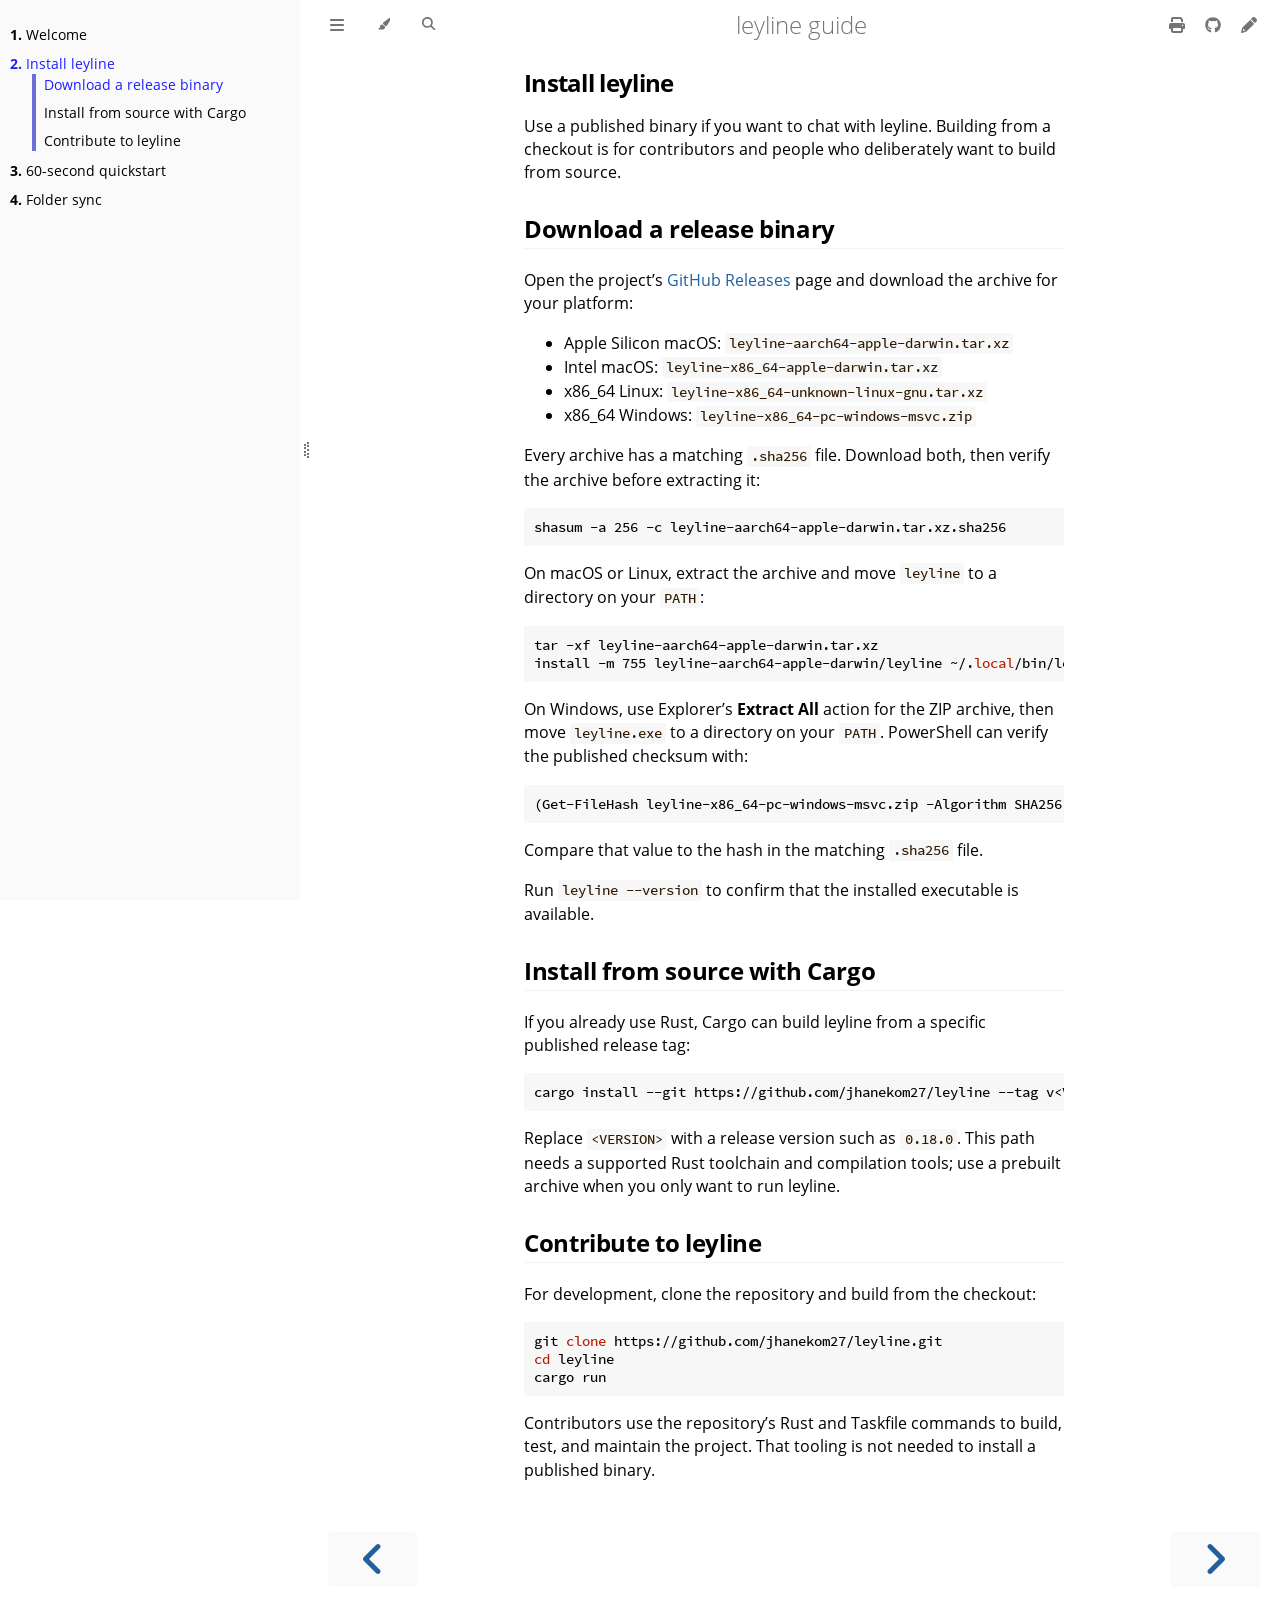
<file: installation.html>
<!DOCTYPE HTML>
<html lang="en" class="light sidebar-visible" dir="ltr">
    <head>
        <!-- Book generated using mdBook -->
        <meta charset="UTF-8">
        <title>Install leyline - leyline guide</title>


        <!-- Custom HTML head -->

        <meta name="description" content="A practical guide to private peer-to-peer chat and safe folder sync.">
        <meta name="viewport" content="width=device-width, initial-scale=1">
        <meta name="theme-color" content="#ffffff">

        <link rel="icon" href="favicon-de23e50b.svg">
        <link rel="shortcut icon" href="favicon-8114d1fc.png">
        <link rel="stylesheet" href="css/variables-8adf115d.css">
        <link rel="stylesheet" href="css/general-e96d0476.css">
        <link rel="stylesheet" href="css/chrome-d279d366.css">
        <link rel="stylesheet" href="css/print-9e4910d8.css" media="print">

        <!-- Fonts -->
        <link rel="stylesheet" href="fonts/fonts-9644e21d.css">

        <!-- Highlight.js Stylesheets -->
        <link rel="stylesheet" id="mdbook-highlight-css" href="highlight-493f70e1.css">
        <link rel="stylesheet" id="mdbook-tomorrow-night-css" href="tomorrow-night-4c0ae647.css">
        <link rel="stylesheet" id="mdbook-ayu-highlight-css" href="ayu-highlight-3fdfc3ac.css">

        <!-- Custom theme stylesheets -->
        <link rel="stylesheet" href="theme/leyline-24282371.css">


        <!-- Provide site root and default themes to javascript -->
        <script>
            const path_to_root = "";
            const default_light_theme = "light";
            const default_dark_theme = "navy";
            window.path_to_searchindex_js = "searchindex-19e7642c.js";
        </script>
        <!-- Start loading toc.js asap -->
        <script src="toc-d06d8793.js"></script>
    </head>
    <body>
    <div id="mdbook-help-container">
        <div id="mdbook-help-popup">
            <h2 class="mdbook-help-title">Keyboard shortcuts</h2>
            <div>
                <p>Press <kbd>←</kbd> or <kbd>→</kbd> to navigate between chapters</p>
                <p>Press <kbd>S</kbd> or <kbd>/</kbd> to search in the book</p>
                <p>Press <kbd>?</kbd> to show this help</p>
                <p>Press <kbd>Esc</kbd> to hide this help</p>
            </div>
        </div>
    </div>
    <div id="mdbook-body-container">
        <!-- Work around some values being stored in localStorage wrapped in quotes -->
        <script>
            try {
                let theme = localStorage.getItem('mdbook-theme');
                let sidebar = localStorage.getItem('mdbook-sidebar');

                if (theme.startsWith('"') && theme.endsWith('"')) {
                    localStorage.setItem('mdbook-theme', theme.slice(1, theme.length - 1));
                }

                if (sidebar.startsWith('"') && sidebar.endsWith('"')) {
                    localStorage.setItem('mdbook-sidebar', sidebar.slice(1, sidebar.length - 1));
                }
            } catch (e) { }
        </script>

        <!-- Set the theme before any content is loaded, prevents flash -->
        <script>
            const default_theme = window.matchMedia("(prefers-color-scheme: dark)").matches ? default_dark_theme : default_light_theme;
            let theme;
            try { theme = localStorage.getItem('mdbook-theme'); } catch(e) { }
            if (theme === null || theme === undefined) { theme = default_theme; }
            const html = document.documentElement;
            html.classList.remove('light')
            html.classList.add(theme);
            html.classList.add("js");
        </script>

        <input type="checkbox" id="mdbook-sidebar-toggle-anchor" class="hidden">

        <!-- Hide / unhide sidebar before it is displayed -->
        <script>
            let sidebar = null;
            const sidebar_toggle = document.getElementById("mdbook-sidebar-toggle-anchor");
            if (document.body.clientWidth >= 1080) {
                try { sidebar = localStorage.getItem('mdbook-sidebar'); } catch(e) { }
                sidebar = sidebar || 'visible';
            } else {
                sidebar = 'hidden';
                sidebar_toggle.checked = false;
            }
            if (sidebar === 'visible') {
                sidebar_toggle.checked = true;
            } else {
                html.classList.remove('sidebar-visible');
            }
        </script>

        <nav id="mdbook-sidebar" class="sidebar" aria-label="Table of contents">
            <!-- populated by js -->
            <mdbook-sidebar-scrollbox class="sidebar-scrollbox"></mdbook-sidebar-scrollbox>
            <noscript>
                <iframe class="sidebar-iframe-outer" src="toc.html"></iframe>
            </noscript>
            <div id="mdbook-sidebar-resize-handle" class="sidebar-resize-handle">
                <div class="sidebar-resize-indicator"></div>
            </div>
        </nav>

        <div id="mdbook-page-wrapper" class="page-wrapper">

            <div class="page">
                <div id="mdbook-menu-bar-hover-placeholder"></div>
                <div id="mdbook-menu-bar" class="menu-bar sticky">
                    <div class="left-buttons">
                        <label id="mdbook-sidebar-toggle" class="icon-button" for="mdbook-sidebar-toggle-anchor" title="Toggle Table of Contents" aria-label="Toggle Table of Contents" aria-controls="mdbook-sidebar">
                            <span class=fa-svg><svg xmlns="http://www.w3.org/2000/svg" viewBox="0 0 448 512"><!--! Font Awesome Free 6.2.0 by @fontawesome - https://fontawesome.com License - https://fontawesome.com/license/free (Icons: CC BY 4.0, Fonts: SIL OFL 1.1, Code: MIT License) Copyright 2022 Fonticons, Inc. --><path d="M0 96C0 78.3 14.3 64 32 64H416c17.7 0 32 14.3 32 32s-14.3 32-32 32H32C14.3 128 0 113.7 0 96zM0 256c0-17.7 14.3-32 32-32H416c17.7 0 32 14.3 32 32s-14.3 32-32 32H32c-17.7 0-32-14.3-32-32zM448 416c0 17.7-14.3 32-32 32H32c-17.7 0-32-14.3-32-32s14.3-32 32-32H416c17.7 0 32 14.3 32 32z"/></svg></span>
                        </label>
                        <button id="mdbook-theme-toggle" class="icon-button" type="button" title="Change theme" aria-label="Change theme" aria-haspopup="true" aria-expanded="false" aria-controls="mdbook-theme-list">
                            <span class=fa-svg><svg xmlns="http://www.w3.org/2000/svg" viewBox="0 0 576 512"><!--! Font Awesome Free 6.2.0 by @fontawesome - https://fontawesome.com License - https://fontawesome.com/license/free (Icons: CC BY 4.0, Fonts: SIL OFL 1.1, Code: MIT License) Copyright 2022 Fonticons, Inc. --><path d="M371.3 367.1c27.3-3.9 51.9-19.4 67.2-42.9L600.2 74.1c12.6-19.5 9.4-45.3-7.6-61.2S549.7-4.4 531.1 9.6L294.4 187.2c-24 18-38.2 46.1-38.4 76.1L371.3 367.1zm-19.6 25.4l-116-104.4C175.9 290.3 128 339.6 128 400c0 3.9 .2 7.8 .6 11.6c1.8 17.5-10.2 36.4-27.8 36.4H96c-17.7 0-32 14.3-32 32s14.3 32 32 32H240c61.9 0 112-50.1 112-112c0-2.5-.1-5-.2-7.5z"/></svg></span>
                        </button>
                        <ul id="mdbook-theme-list" class="theme-popup" aria-label="Themes" role="menu">
                            <li role="none"><button role="menuitem" class="theme" id="mdbook-theme-default_theme">Auto</button></li>
                            <li role="none"><button role="menuitem" class="theme" id="mdbook-theme-light">Light</button></li>
                            <li role="none"><button role="menuitem" class="theme" id="mdbook-theme-rust">Rust</button></li>
                            <li role="none"><button role="menuitem" class="theme" id="mdbook-theme-coal">Coal</button></li>
                            <li role="none"><button role="menuitem" class="theme" id="mdbook-theme-navy">Navy</button></li>
                            <li role="none"><button role="menuitem" class="theme" id="mdbook-theme-ayu">Ayu</button></li>
                        </ul>
                        <button id="mdbook-search-toggle" class="icon-button" type="button" title="Search (`/`)" aria-label="Toggle Searchbar" aria-expanded="false" aria-keyshortcuts="/ s" aria-controls="mdbook-searchbar">
                            <span class=fa-svg><svg xmlns="http://www.w3.org/2000/svg" viewBox="0 0 512 512"><!--! Font Awesome Free 6.2.0 by @fontawesome - https://fontawesome.com License - https://fontawesome.com/license/free (Icons: CC BY 4.0, Fonts: SIL OFL 1.1, Code: MIT License) Copyright 2022 Fonticons, Inc. --><path d="M416 208c0 45.9-14.9 88.3-40 122.7L502.6 457.4c12.5 12.5 12.5 32.8 0 45.3s-32.8 12.5-45.3 0L330.7 376c-34.4 25.2-76.8 40-122.7 40C93.1 416 0 322.9 0 208S93.1 0 208 0S416 93.1 416 208zM208 352c79.5 0 144-64.5 144-144s-64.5-144-144-144S64 128.5 64 208s64.5 144 144 144z"/></svg></span>
                        </button>
                    </div>

                    <h1 class="menu-title">leyline guide</h1>

                    <div class="right-buttons">
                        <a href="print.html" title="Print this book" aria-label="Print this book">
                            <span class=fa-svg id="print-button"><svg xmlns="http://www.w3.org/2000/svg" viewBox="0 0 512 512"><!--! Font Awesome Free 6.2.0 by @fontawesome - https://fontawesome.com License - https://fontawesome.com/license/free (Icons: CC BY 4.0, Fonts: SIL OFL 1.1, Code: MIT License) Copyright 2022 Fonticons, Inc. --><path d="M128 0C92.7 0 64 28.7 64 64v96h64V64H354.7L384 93.3V160h64V93.3c0-17-6.7-33.3-18.7-45.3L400 18.7C388 6.7 371.7 0 354.7 0H128zM384 352v32 64H128V384 368 352H384zm64 32h32c17.7 0 32-14.3 32-32V256c0-35.3-28.7-64-64-64H64c-35.3 0-64 28.7-64 64v96c0 17.7 14.3 32 32 32H64v64c0 35.3 28.7 64 64 64H384c35.3 0 64-28.7 64-64V384zm-16-88c-13.3 0-24-10.7-24-24s10.7-24 24-24s24 10.7 24 24s-10.7 24-24 24z"/></svg></span>
                        </a>
                        <a href="https://github.com/jhanekom27/leyline" title="Git repository" aria-label="Git repository">
                            <span class=fa-svg><svg xmlns="http://www.w3.org/2000/svg" viewBox="0 0 496 512"><!--! Font Awesome Free 6.2.0 by @fontawesome - https://fontawesome.com License - https://fontawesome.com/license/free (Icons: CC BY 4.0, Fonts: SIL OFL 1.1, Code: MIT License) Copyright 2022 Fonticons, Inc. --><path d="M165.9 397.4c0 2-2.3 3.6-5.2 3.6-3.3.3-5.6-1.3-5.6-3.6 0-2 2.3-3.6 5.2-3.6 3-.3 5.6 1.3 5.6 3.6zm-31.1-4.5c-.7 2 1.3 4.3 4.3 4.9 2.6 1 5.6 0 6.2-2s-1.3-4.3-4.3-5.2c-2.6-.7-5.5.3-6.2 2.3zm44.2-1.7c-2.9.7-4.9 2.6-4.6 4.9.3 2 2.9 3.3 5.9 2.6 2.9-.7 4.9-2.6 4.6-4.6-.3-1.9-3-3.2-5.9-2.9zM244.8 8C106.1 8 0 113.3 0 252c0 110.9 69.8 205.8 169.5 239.2 12.8 2.3 17.3-5.6 17.3-12.1 0-6.2-.3-40.4-.3-61.4 0 0-70 15-84.7-29.8 0 0-11.4-29.1-27.8-36.6 0 0-22.9-15.7 1.6-15.4 0 0 24.9 2 38.6 25.8 21.9 38.6 58.6 27.5 72.9 20.9 2.3-16 8.8-27.1 16-33.7-55.9-6.2-112.3-14.3-112.3-110.5 0-27.5 7.6-41.3 23.6-58.9-2.6-6.5-11.1-33.3 2.6-67.9 20.9-6.5 69 27 69 27 20-5.6 41.5-8.5 62.8-8.5s42.8 2.9 62.8 8.5c0 0 48.1-33.6 69-27 13.7 34.7 5.2 61.4 2.6 67.9 16 17.7 25.8 31.5 25.8 58.9 0 96.5-58.9 104.2-114.8 110.5 9.2 7.9 17 22.9 17 46.4 0 33.7-.3 75.4-.3 83.6 0 6.5 4.6 14.4 17.3 12.1C428.2 457.8 496 362.9 496 252 496 113.3 383.5 8 244.8 8zM97.2 352.9c-1.3 1-1 3.3.7 5.2 1.6 1.6 3.9 2.3 5.2 1 1.3-1 1-3.3-.7-5.2-1.6-1.6-3.9-2.3-5.2-1zm-10.8-8.1c-.7 1.3.3 2.9 2.3 3.9 1.6 1 3.6.7 4.3-.7.7-1.3-.3-2.9-2.3-3.9-2-.6-3.6-.3-4.3.7zm32.4 35.6c-1.6 1.3-1 4.3 1.3 6.2 2.3 2.3 5.2 2.6 6.5 1 1.3-1.3.7-4.3-1.3-6.2-2.2-2.3-5.2-2.6-6.5-1zm-11.4-14.7c-1.6 1-1.6 3.6 0 5.9 1.6 2.3 4.3 3.3 5.6 2.3 1.6-1.3 1.6-3.9 0-6.2-1.4-2.3-4-3.3-5.6-2z"/></svg></span>
                        </a>
                        <a href="https://github.com/jhanekom27/leyline/edit/main/guide/src/installation.md" title="Suggest an edit" aria-label="Suggest an edit" rel="edit">
                            <span class=fa-svg id="git-edit-button"><svg xmlns="http://www.w3.org/2000/svg" viewBox="0 0 512 512"><!--! Font Awesome Free 6.2.0 by @fontawesome - https://fontawesome.com License - https://fontawesome.com/license/free (Icons: CC BY 4.0, Fonts: SIL OFL 1.1, Code: MIT License) Copyright 2022 Fonticons, Inc. --><path d="M421.7 220.3l-11.3 11.3-22.6 22.6-205 205c-6.6 6.6-14.8 11.5-23.8 14.1L30.8 511c-8.4 2.5-17.5 .2-23.7-6.1S-1.5 489.7 1 481.2L38.7 353.1c2.6-9 7.5-17.2 14.1-23.8l205-205 22.6-22.6 11.3-11.3 33.9 33.9 62.1 62.1 33.9 33.9zM96 353.9l-9.3 9.3c-.9 .9-1.6 2.1-2 3.4l-25.3 86 86-25.3c1.3-.4 2.5-1.1 3.4-2l9.3-9.3H112c-8.8 0-16-7.2-16-16V353.9zM453.3 19.3l39.4 39.4c25 25 25 65.5 0 90.5l-14.5 14.5-22.6 22.6-11.3 11.3-33.9-33.9-62.1-62.1L314.3 67.7l11.3-11.3 22.6-22.6 14.5-14.5c25-25 65.5-25 90.5 0z"/></svg></span>
                        </a>

                    </div>
                </div>

                <div id="mdbook-search-wrapper" class="hidden">
                    <form id="mdbook-searchbar-outer" class="searchbar-outer">
                        <div class="search-wrapper">
                            <input type="search" id="mdbook-searchbar" name="searchbar" placeholder="Search this book ..." aria-controls="mdbook-searchresults-outer" aria-describedby="searchresults-header">
                            <div class="spinner-wrapper">
                                <span class=fa-svg id="fa-spin"><svg xmlns="http://www.w3.org/2000/svg" viewBox="0 0 512 512"><!--! Font Awesome Free 6.2.0 by @fontawesome - https://fontawesome.com License - https://fontawesome.com/license/free (Icons: CC BY 4.0, Fonts: SIL OFL 1.1, Code: MIT License) Copyright 2022 Fonticons, Inc. --><path d="M304 48c0-26.5-21.5-48-48-48s-48 21.5-48 48s21.5 48 48 48s48-21.5 48-48zm0 416c0-26.5-21.5-48-48-48s-48 21.5-48 48s21.5 48 48 48s48-21.5 48-48zM48 304c26.5 0 48-21.5 48-48s-21.5-48-48-48s-48 21.5-48 48s21.5 48 48 48zm464-48c0-26.5-21.5-48-48-48s-48 21.5-48 48s21.5 48 48 48s48-21.5 48-48zM142.9 437c18.7-18.7 18.7-49.1 0-67.9s-49.1-18.7-67.9 0s-18.7 49.1 0 67.9s49.1 18.7 67.9 0zm0-294.2c18.7-18.7 18.7-49.1 0-67.9S93.7 56.2 75 75s-18.7 49.1 0 67.9s49.1 18.7 67.9 0zM369.1 437c18.7 18.7 49.1 18.7 67.9 0s18.7-49.1 0-67.9s-49.1-18.7-67.9 0s-18.7 49.1 0 67.9z"/></svg></span>
                            </div>
                        </div>
                    </form>
                    <div id="mdbook-searchresults-outer" class="searchresults-outer hidden">
                        <div id="mdbook-searchresults-header" class="searchresults-header"></div>
                        <ul id="mdbook-searchresults">
                        </ul>
                    </div>
                </div>

                <!-- Apply ARIA attributes after the sidebar and the sidebar toggle button are added to the DOM -->
                <script>
                    document.getElementById('mdbook-sidebar-toggle').setAttribute('aria-expanded', sidebar === 'visible');
                    document.getElementById('mdbook-sidebar').setAttribute('aria-hidden', sidebar !== 'visible');
                    Array.from(document.querySelectorAll('#mdbook-sidebar a')).forEach(function(link) {
                        link.setAttribute('tabIndex', sidebar === 'visible' ? 0 : -1);
                    });
                </script>

                <div id="mdbook-content" class="content">
                    <main>
                        <h1 id="install-leyline"><a class="header" href="#install-leyline">Install leyline</a></h1>
<p>Use a published binary if you want to chat with leyline. Building from a
checkout is for contributors and people who deliberately want to build from
source.</p>
<h2 id="download-a-release-binary"><a class="header" href="#download-a-release-binary">Download a release binary</a></h2>
<p>Open the project’s <a href="https://github.com/jhanekom27/leyline/releases">GitHub Releases</a>
page and download the archive for your platform:</p>
<ul>
<li>Apple Silicon macOS: <code>leyline-aarch64-apple-darwin.tar.xz</code></li>
<li>Intel macOS: <code>leyline-x86_64-apple-darwin.tar.xz</code></li>
<li>x86_64 Linux: <code>leyline-x86_64-unknown-linux-gnu.tar.xz</code></li>
<li>x86_64 Windows: <code>leyline-x86_64-pc-windows-msvc.zip</code></li>
</ul>
<p>Every archive has a matching <code>.sha256</code> file. Download both, then verify the
archive before extracting it:</p>
<pre><code class="language-sh">shasum -a 256 -c leyline-aarch64-apple-darwin.tar.xz.sha256
</code></pre>
<p>On macOS or Linux, extract the archive and move <code>leyline</code> to a directory on
your <code>PATH</code>:</p>
<pre><code class="language-sh">tar -xf leyline-aarch64-apple-darwin.tar.xz
install -m 755 leyline-aarch64-apple-darwin/leyline ~/.local/bin/leyline
</code></pre>
<p>On Windows, use Explorer’s <strong>Extract All</strong> action for the ZIP archive, then
move <code>leyline.exe</code> to a directory on your <code>PATH</code>. PowerShell can verify the
published checksum with:</p>
<pre><code class="language-powershell">(Get-FileHash leyline-x86_64-pc-windows-msvc.zip -Algorithm SHA256).Hash
</code></pre>
<p>Compare that value to the hash in the matching <code>.sha256</code> file.</p>
<p>Run <code>leyline --version</code> to confirm that the installed executable is available.</p>
<h2 id="install-from-source-with-cargo"><a class="header" href="#install-from-source-with-cargo">Install from source with Cargo</a></h2>
<p>If you already use Rust, Cargo can build leyline from a specific published
release tag:</p>
<pre><code class="language-sh">cargo install --git https://github.com/jhanekom27/leyline --tag v&lt;VERSION&gt; leyline
</code></pre>
<p>Replace <code>&lt;VERSION&gt;</code> with a release version such as <code>0.18.0</code>. This path needs a
supported Rust toolchain and compilation tools; use a prebuilt archive when
you only want to run leyline.</p>
<h2 id="contribute-to-leyline"><a class="header" href="#contribute-to-leyline">Contribute to leyline</a></h2>
<p>For development, clone the repository and build from the checkout:</p>
<pre><code class="language-sh">git clone https://github.com/jhanekom27/leyline.git
cd leyline
cargo run
</code></pre>
<p>Contributors use the repository’s Rust and Taskfile commands to build, test,
and maintain the project. That tooling is not needed to install a published
binary.</p>

                    </main>

                    <nav class="nav-wrapper" aria-label="Page navigation">
                        <!-- Mobile navigation buttons -->
                            <a rel="prev" href="index.html" class="mobile-nav-chapters previous" title="Previous chapter" aria-label="Previous chapter" aria-keyshortcuts="Left">
                                <span class=fa-svg><svg xmlns="http://www.w3.org/2000/svg" viewBox="0 0 320 512"><!--! Font Awesome Free 6.2.0 by @fontawesome - https://fontawesome.com License - https://fontawesome.com/license/free (Icons: CC BY 4.0, Fonts: SIL OFL 1.1, Code: MIT License) Copyright 2022 Fonticons, Inc. --><path d="M41.4 233.4c-12.5 12.5-12.5 32.8 0 45.3l160 160c12.5 12.5 32.8 12.5 45.3 0s12.5-32.8 0-45.3L109.3 256 246.6 118.6c12.5-12.5 12.5-32.8 0-45.3s-32.8-12.5-45.3 0l-160 160z"/></svg></span>
                            </a>

                            <a rel="next prefetch" href="quickstart.html" class="mobile-nav-chapters next" title="Next chapter" aria-label="Next chapter" aria-keyshortcuts="Right">
                                <span class=fa-svg><svg xmlns="http://www.w3.org/2000/svg" viewBox="0 0 320 512"><!--! Font Awesome Free 6.2.0 by @fontawesome - https://fontawesome.com License - https://fontawesome.com/license/free (Icons: CC BY 4.0, Fonts: SIL OFL 1.1, Code: MIT License) Copyright 2022 Fonticons, Inc. --><path d="M278.6 233.4c12.5 12.5 12.5 32.8 0 45.3l-160 160c-12.5 12.5-32.8 12.5-45.3 0s-12.5-32.8 0-45.3L210.7 256 73.4 118.6c-12.5-12.5-12.5-32.8 0-45.3s32.8-12.5 45.3 0l160 160z"/></svg></span>
                            </a>

                        <div style="clear: both"></div>
                    </nav>
                </div>
            </div>

            <nav class="nav-wide-wrapper" aria-label="Page navigation">
                    <a rel="prev" href="index.html" class="nav-chapters previous" title="Previous chapter" aria-label="Previous chapter" aria-keyshortcuts="Left">
                        <span class=fa-svg><svg xmlns="http://www.w3.org/2000/svg" viewBox="0 0 320 512"><!--! Font Awesome Free 6.2.0 by @fontawesome - https://fontawesome.com License - https://fontawesome.com/license/free (Icons: CC BY 4.0, Fonts: SIL OFL 1.1, Code: MIT License) Copyright 2022 Fonticons, Inc. --><path d="M41.4 233.4c-12.5 12.5-12.5 32.8 0 45.3l160 160c12.5 12.5 32.8 12.5 45.3 0s12.5-32.8 0-45.3L109.3 256 246.6 118.6c12.5-12.5 12.5-32.8 0-45.3s-32.8-12.5-45.3 0l-160 160z"/></svg></span>
                    </a>

                    <a rel="next prefetch" href="quickstart.html" class="nav-chapters next" title="Next chapter" aria-label="Next chapter" aria-keyshortcuts="Right">
                        <span class=fa-svg><svg xmlns="http://www.w3.org/2000/svg" viewBox="0 0 320 512"><!--! Font Awesome Free 6.2.0 by @fontawesome - https://fontawesome.com License - https://fontawesome.com/license/free (Icons: CC BY 4.0, Fonts: SIL OFL 1.1, Code: MIT License) Copyright 2022 Fonticons, Inc. --><path d="M278.6 233.4c12.5 12.5 12.5 32.8 0 45.3l-160 160c-12.5 12.5-32.8 12.5-45.3 0s-12.5-32.8 0-45.3L210.7 256 73.4 118.6c-12.5-12.5-12.5-32.8 0-45.3s32.8-12.5 45.3 0l160 160z"/></svg></span>
                    </a>
            </nav>

        </div>

        <template id=fa-eye><span class=fa-svg><svg xmlns="http://www.w3.org/2000/svg" viewBox="0 0 576 512"><!--! Font Awesome Free 6.2.0 by @fontawesome - https://fontawesome.com License - https://fontawesome.com/license/free (Icons: CC BY 4.0, Fonts: SIL OFL 1.1, Code: MIT License) Copyright 2022 Fonticons, Inc. --><path d="M288 32c-80.8 0-145.5 36.8-192.6 80.6C48.6 156 17.3 208 2.5 243.7c-3.3 7.9-3.3 16.7 0 24.6C17.3 304 48.6 356 95.4 399.4C142.5 443.2 207.2 480 288 480s145.5-36.8 192.6-80.6c46.8-43.5 78.1-95.4 93-131.1c3.3-7.9 3.3-16.7 0-24.6c-14.9-35.7-46.2-87.7-93-131.1C433.5 68.8 368.8 32 288 32zM432 256c0 79.5-64.5 144-144 144s-144-64.5-144-144s64.5-144 144-144s144 64.5 144 144zM288 192c0 35.3-28.7 64-64 64c-11.5 0-22.3-3-31.6-8.4c-.2 2.8-.4 5.5-.4 8.4c0 53 43 96 96 96s96-43 96-96s-43-96-96-96c-2.8 0-5.6 .1-8.4 .4c5.3 9.3 8.4 20.1 8.4 31.6z"/></svg></span></template>
        <template id=fa-eye-slash><span class=fa-svg><svg xmlns="http://www.w3.org/2000/svg" viewBox="0 0 640 512"><!--! Font Awesome Free 6.2.0 by @fontawesome - https://fontawesome.com License - https://fontawesome.com/license/free (Icons: CC BY 4.0, Fonts: SIL OFL 1.1, Code: MIT License) Copyright 2022 Fonticons, Inc. --><path d="M38.8 5.1C28.4-3.1 13.3-1.2 5.1 9.2S-1.2 34.7 9.2 42.9l592 464c10.4 8.2 25.5 6.3 33.7-4.1s6.3-25.5-4.1-33.7L525.6 386.7c39.6-40.6 66.4-86.1 79.9-118.4c3.3-7.9 3.3-16.7 0-24.6c-14.9-35.7-46.2-87.7-93-131.1C465.5 68.8 400.8 32 320 32c-68.2 0-125 26.3-169.3 60.8L38.8 5.1zM223.1 149.5C248.6 126.2 282.7 112 320 112c79.5 0 144 64.5 144 144c0 24.9-6.3 48.3-17.4 68.7L408 294.5c5.2-11.8 8-24.8 8-38.5c0-53-43-96-96-96c-2.8 0-5.6 .1-8.4 .4c5.3 9.3 8.4 20.1 8.4 31.6c0 10.2-2.4 19.8-6.6 28.3l-90.3-70.8zm223.1 298L373 389.9c-16.4 6.5-34.3 10.1-53 10.1c-79.5 0-144-64.5-144-144c0-6.9 .5-13.6 1.4-20.2L83.1 161.5C60.3 191.2 44 220.8 34.5 243.7c-3.3 7.9-3.3 16.7 0 24.6c14.9 35.7 46.2 87.7 93 131.1C174.5 443.2 239.2 480 320 480c47.8 0 89.9-12.9 126.2-32.5z"/></svg></span></template>
        <template id=fa-copy><span class=fa-svg><svg xmlns="http://www.w3.org/2000/svg" viewBox="0 0 512 512"><!--! Font Awesome Free 6.2.0 by @fontawesome - https://fontawesome.com License - https://fontawesome.com/license/free (Icons: CC BY 4.0, Fonts: SIL OFL 1.1, Code: MIT License) Copyright 2022 Fonticons, Inc. --><path d="M502.6 70.63l-61.25-61.25C435.4 3.371 427.2 0 418.7 0H255.1c-35.35 0-64 28.66-64 64l.0195 256C192 355.4 220.7 384 256 384h192c35.2 0 64-28.8 64-64V93.25C512 84.77 508.6 76.63 502.6 70.63zM464 320c0 8.836-7.164 16-16 16H255.1c-8.838 0-16-7.164-16-16L239.1 64.13c0-8.836 7.164-16 16-16h128L384 96c0 17.67 14.33 32 32 32h47.1V320zM272 448c0 8.836-7.164 16-16 16H63.1c-8.838 0-16-7.164-16-16L47.98 192.1c0-8.836 7.164-16 16-16H160V128H63.99c-35.35 0-64 28.65-64 64l.0098 256C.002 483.3 28.66 512 64 512h192c35.2 0 64-28.8 64-64v-32h-47.1L272 448z"/></svg></span></template>
        <template id=fa-play><span class=fa-svg><svg xmlns="http://www.w3.org/2000/svg" viewBox="0 0 384 512"><!--! Font Awesome Free 6.2.0 by @fontawesome - https://fontawesome.com License - https://fontawesome.com/license/free (Icons: CC BY 4.0, Fonts: SIL OFL 1.1, Code: MIT License) Copyright 2022 Fonticons, Inc. --><path d="M73 39c-14.8-9.1-33.4-9.4-48.5-.9S0 62.6 0 80V432c0 17.4 9.4 33.4 24.5 41.9s33.7 8.1 48.5-.9L361 297c14.3-8.7 23-24.2 23-41s-8.7-32.2-23-41L73 39z"/></svg></span></template>
        <template id=fa-clock-rotate-left><span class=fa-svg><svg xmlns="http://www.w3.org/2000/svg" viewBox="0 0 512 512"><!--! Font Awesome Free 6.2.0 by @fontawesome - https://fontawesome.com License - https://fontawesome.com/license/free (Icons: CC BY 4.0, Fonts: SIL OFL 1.1, Code: MIT License) Copyright 2022 Fonticons, Inc. --><path d="M75 75L41 41C25.9 25.9 0 36.6 0 57.9V168c0 13.3 10.7 24 24 24H134.1c21.4 0 32.1-25.9 17-41l-30.8-30.8C155 85.5 203 64 256 64c106 0 192 86 192 192s-86 192-192 192c-40.8 0-78.6-12.7-109.7-34.4c-14.5-10.1-34.4-6.6-44.6 7.9s-6.6 34.4 7.9 44.6C151.2 495 201.7 512 256 512c141.4 0 256-114.6 256-256S397.4 0 256 0C185.3 0 121.3 28.7 75 75zm181 53c-13.3 0-24 10.7-24 24V256c0 6.4 2.5 12.5 7 17l72 72c9.4 9.4 24.6 9.4 33.9 0s9.4-24.6 0-33.9l-65-65V152c0-13.3-10.7-24-24-24z"/></svg></span></template>



        <script>
            window.playground_copyable = true;
        </script>


        <script src="elasticlunr-ef4e11c1.min.js"></script>
        <script src="mark-09e88c2c.min.js"></script>
        <script src="searcher-09f2665d.js"></script>

        <script src="clipboard-1626706a.min.js"></script>
        <script src="highlight-abc7f01d.js"></script>
        <script src="book-609e4cb8.js"></script>

        <!-- Custom JS scripts -->



    </div>
    </body>
</html>
</file>
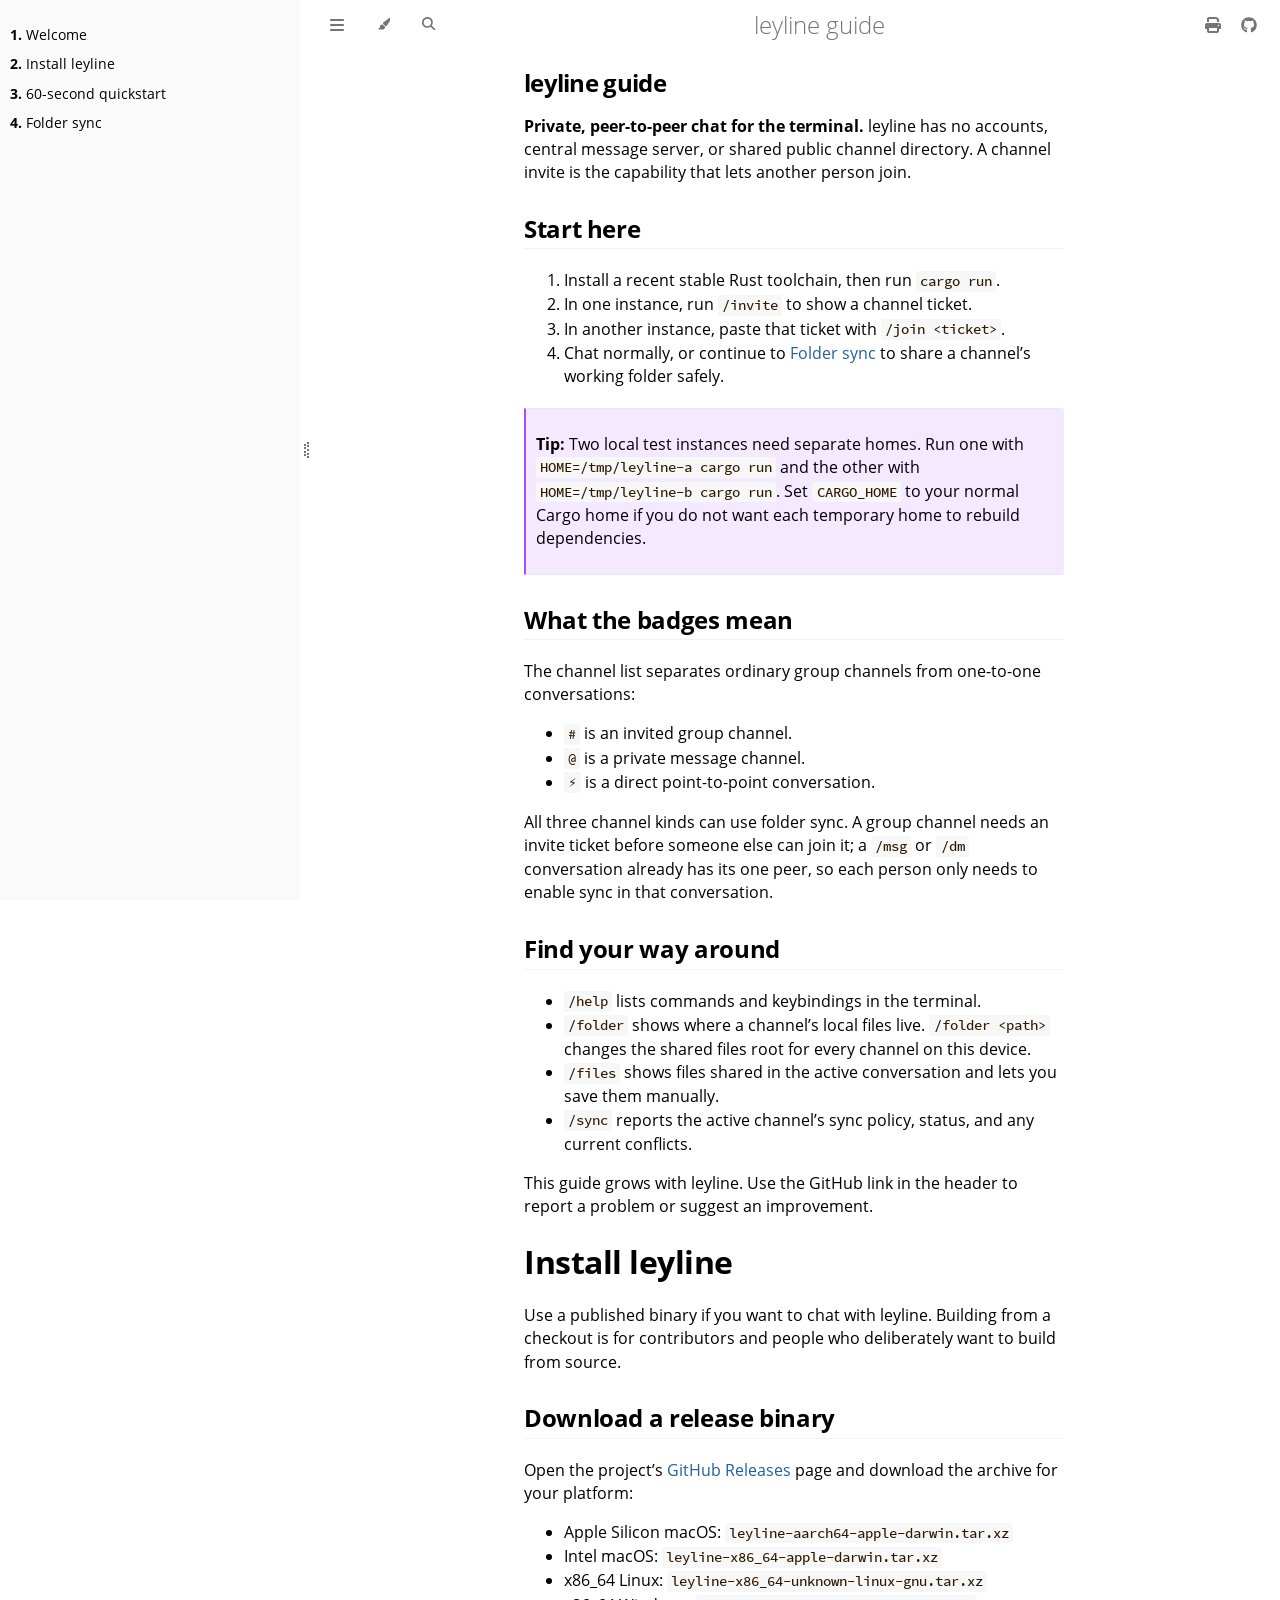
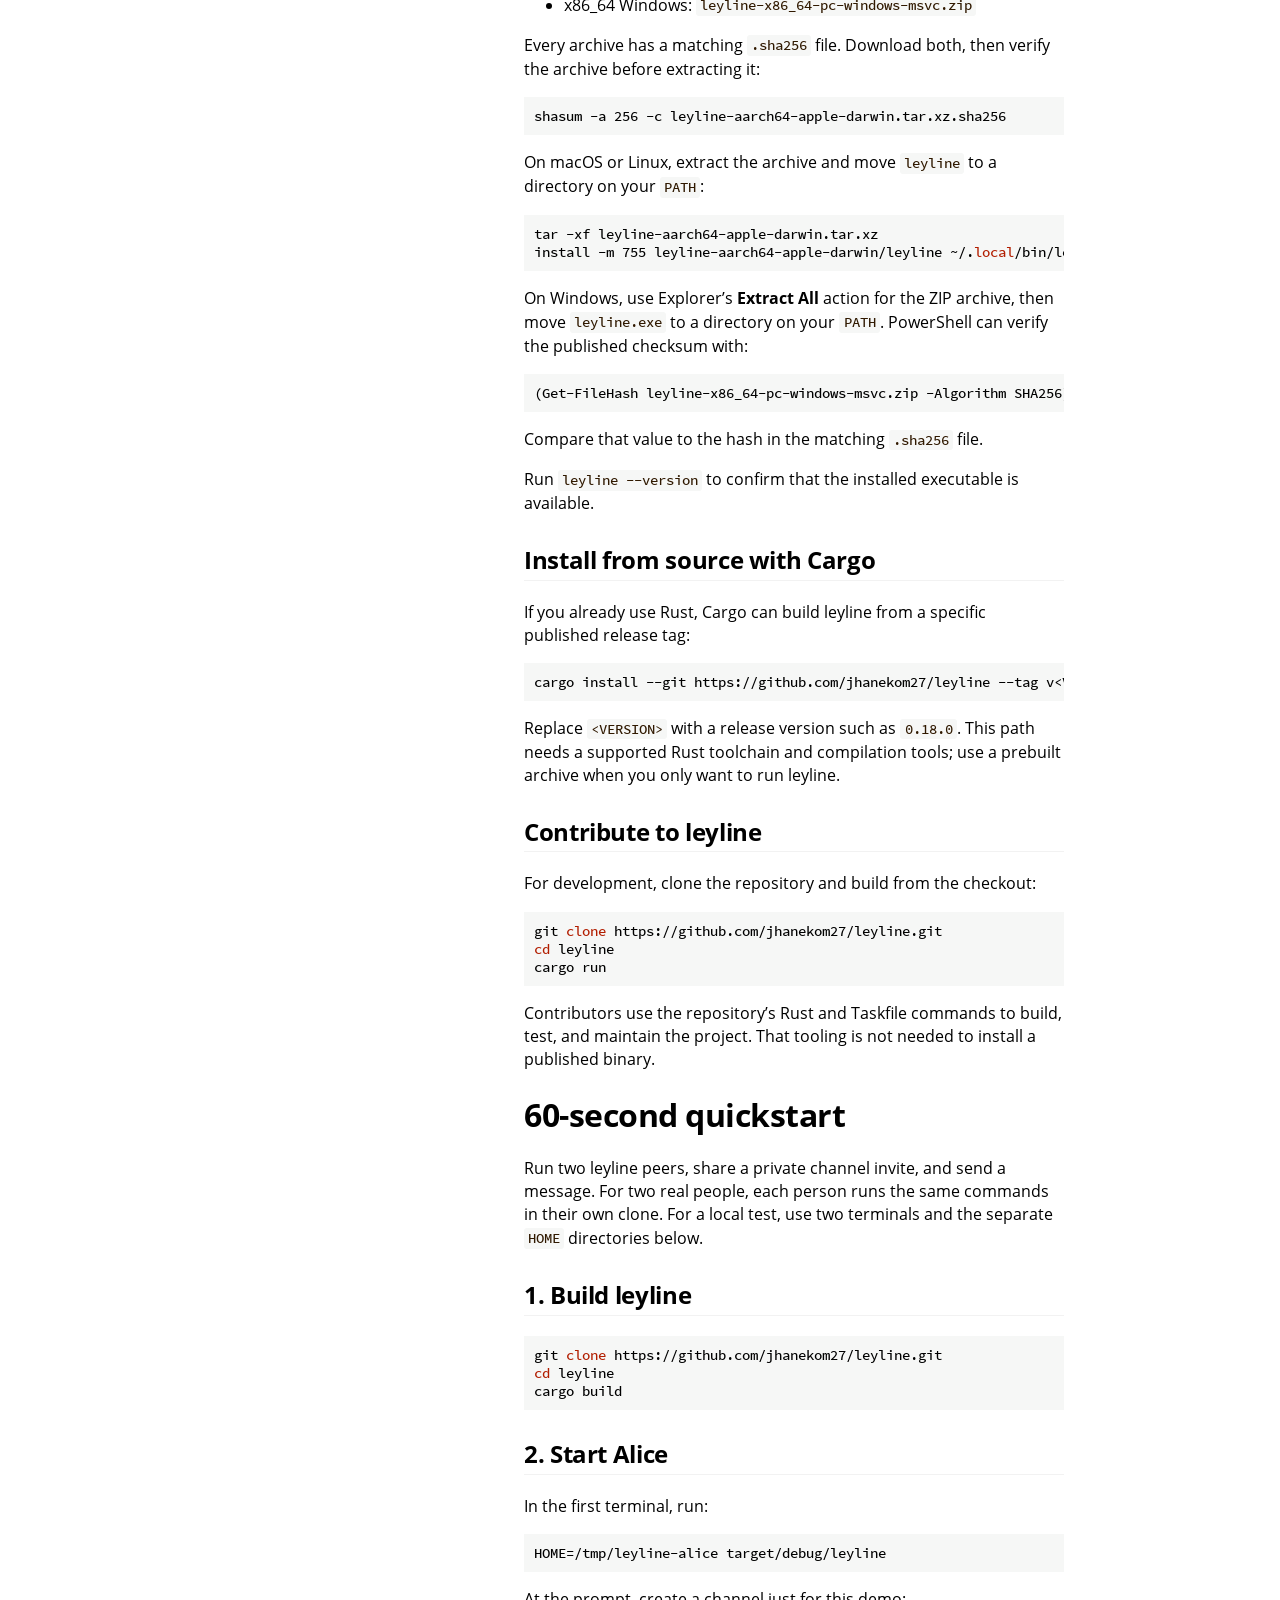
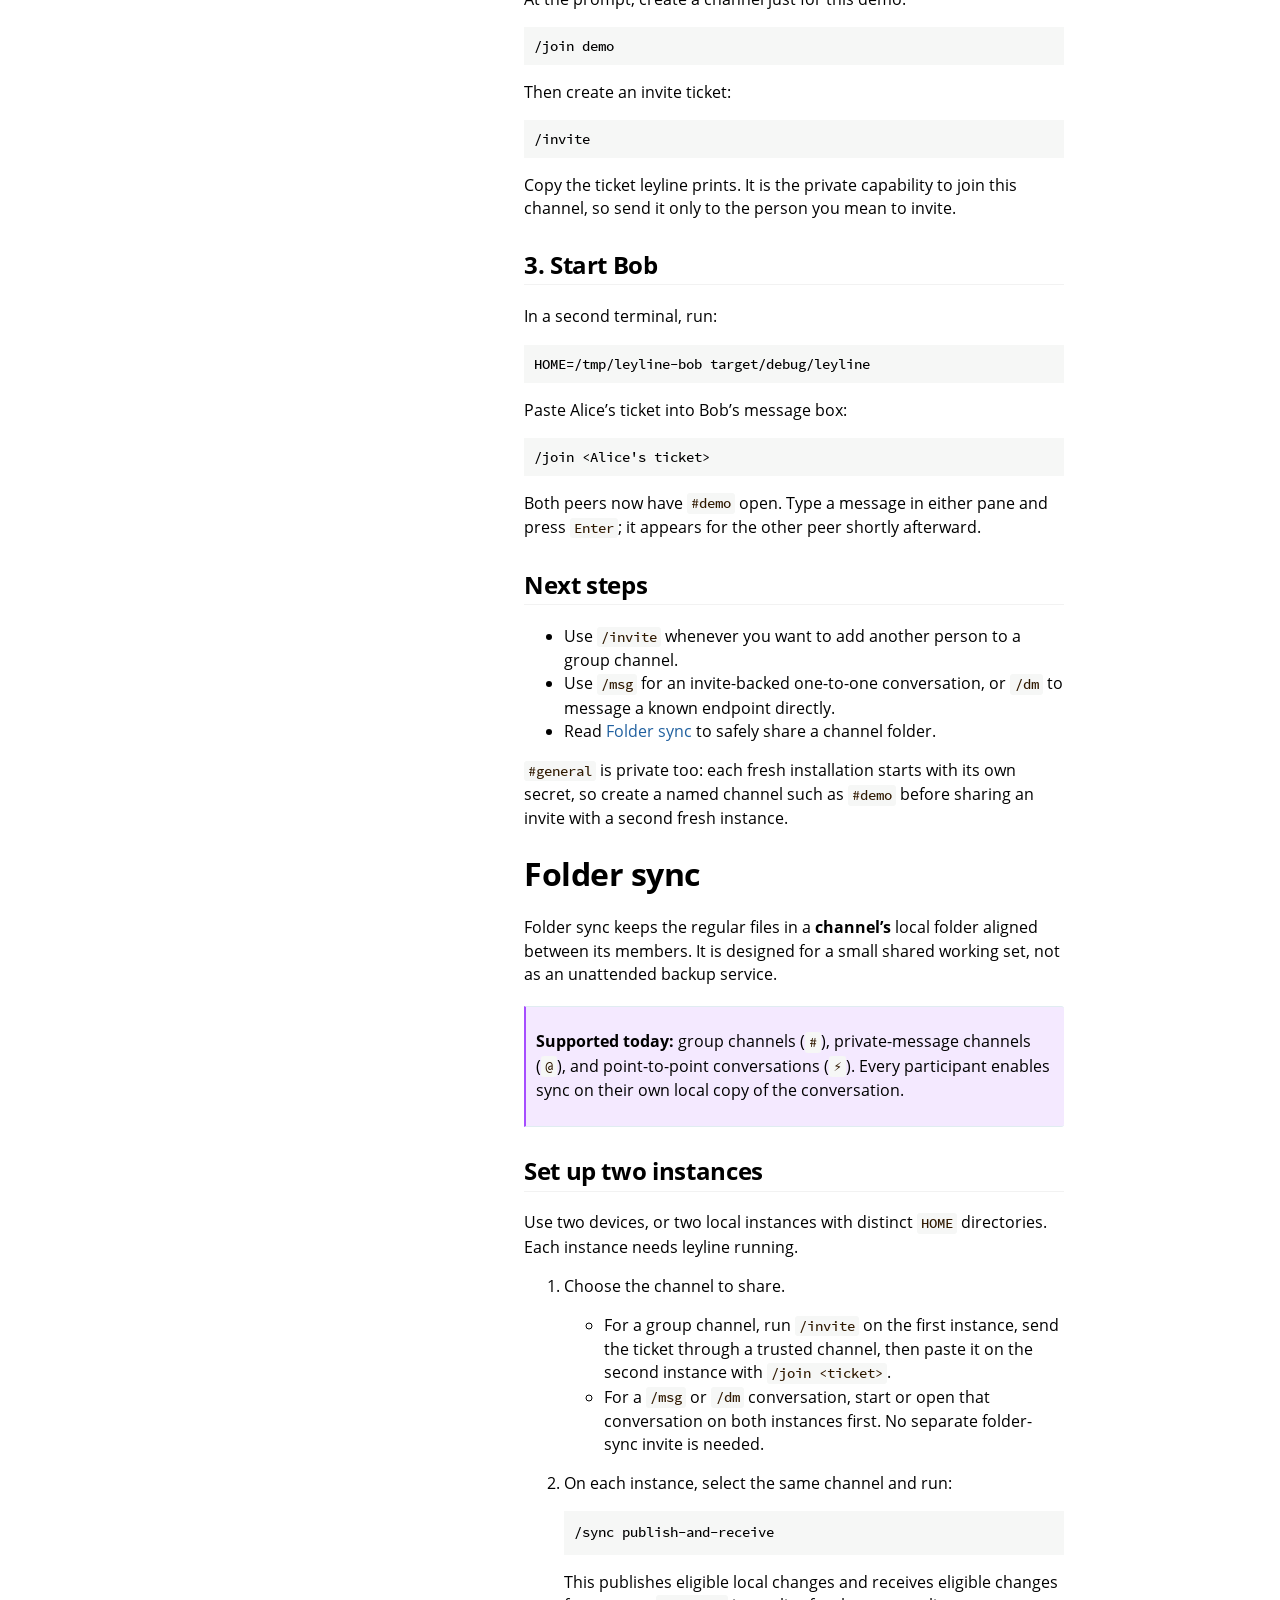
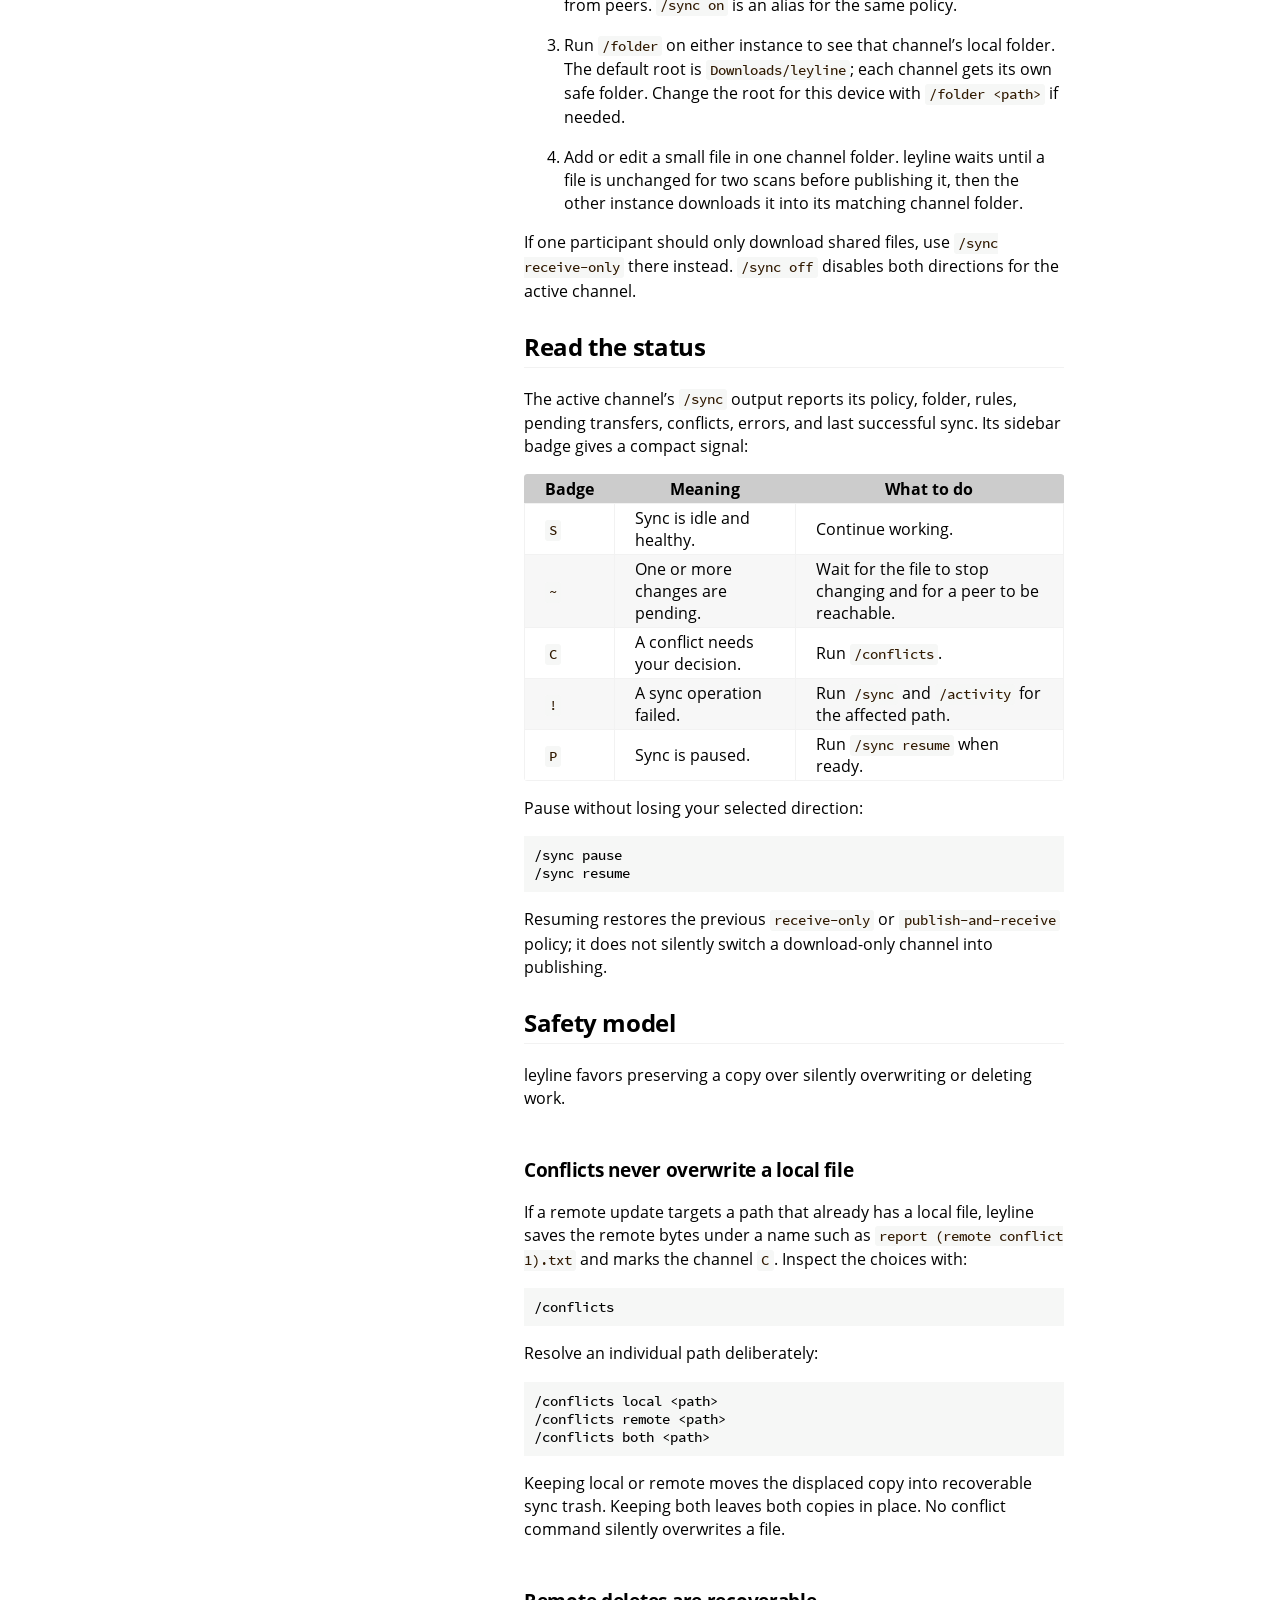
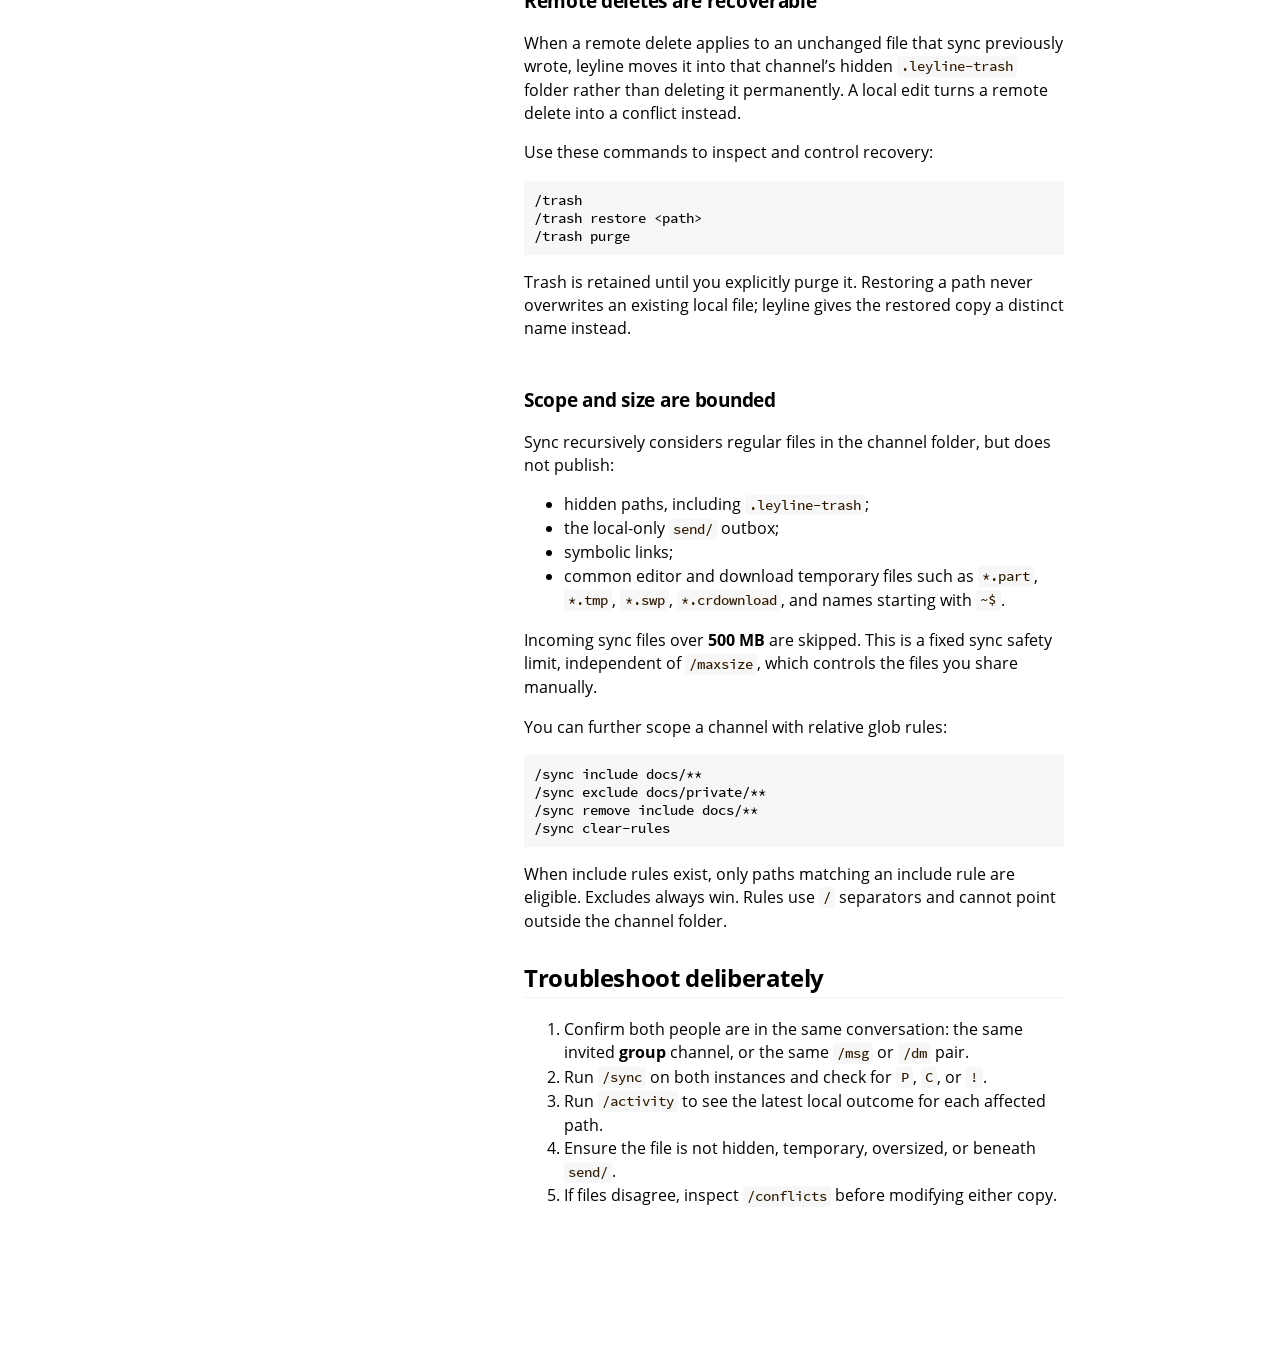
<file: print.html>
<!DOCTYPE HTML>
<html lang="en" class="light sidebar-visible" dir="ltr">
    <head>
        <!-- Book generated using mdBook -->
        <meta charset="UTF-8">
        <title>leyline guide</title>
        <meta name="robots" content="noindex">


        <!-- Custom HTML head -->

        <meta name="description" content="A practical guide to private peer-to-peer chat and safe folder sync.">
        <meta name="viewport" content="width=device-width, initial-scale=1">
        <meta name="theme-color" content="#ffffff">

        <link rel="icon" href="favicon-de23e50b.svg">
        <link rel="shortcut icon" href="favicon-8114d1fc.png">
        <link rel="stylesheet" href="css/variables-8adf115d.css">
        <link rel="stylesheet" href="css/general-e96d0476.css">
        <link rel="stylesheet" href="css/chrome-d279d366.css">
        <link rel="stylesheet" href="css/print-9e4910d8.css" media="print">

        <!-- Fonts -->
        <link rel="stylesheet" href="fonts/fonts-9644e21d.css">

        <!-- Highlight.js Stylesheets -->
        <link rel="stylesheet" id="mdbook-highlight-css" href="highlight-493f70e1.css">
        <link rel="stylesheet" id="mdbook-tomorrow-night-css" href="tomorrow-night-4c0ae647.css">
        <link rel="stylesheet" id="mdbook-ayu-highlight-css" href="ayu-highlight-3fdfc3ac.css">

        <!-- Custom theme stylesheets -->
        <link rel="stylesheet" href="theme/leyline-24282371.css">


        <!-- Provide site root and default themes to javascript -->
        <script>
            const path_to_root = "";
            const default_light_theme = "light";
            const default_dark_theme = "navy";
            window.path_to_searchindex_js = "searchindex-19e7642c.js";
        </script>
        <!-- Start loading toc.js asap -->
        <script src="toc-d06d8793.js"></script>
    </head>
    <body>
    <div id="mdbook-help-container">
        <div id="mdbook-help-popup">
            <h2 class="mdbook-help-title">Keyboard shortcuts</h2>
            <div>
                <p>Press <kbd>←</kbd> or <kbd>→</kbd> to navigate between chapters</p>
                <p>Press <kbd>S</kbd> or <kbd>/</kbd> to search in the book</p>
                <p>Press <kbd>?</kbd> to show this help</p>
                <p>Press <kbd>Esc</kbd> to hide this help</p>
            </div>
        </div>
    </div>
    <div id="mdbook-body-container">
        <!-- Work around some values being stored in localStorage wrapped in quotes -->
        <script>
            try {
                let theme = localStorage.getItem('mdbook-theme');
                let sidebar = localStorage.getItem('mdbook-sidebar');

                if (theme.startsWith('"') && theme.endsWith('"')) {
                    localStorage.setItem('mdbook-theme', theme.slice(1, theme.length - 1));
                }

                if (sidebar.startsWith('"') && sidebar.endsWith('"')) {
                    localStorage.setItem('mdbook-sidebar', sidebar.slice(1, sidebar.length - 1));
                }
            } catch (e) { }
        </script>

        <!-- Set the theme before any content is loaded, prevents flash -->
        <script>
            const default_theme = window.matchMedia("(prefers-color-scheme: dark)").matches ? default_dark_theme : default_light_theme;
            let theme;
            try { theme = localStorage.getItem('mdbook-theme'); } catch(e) { }
            if (theme === null || theme === undefined) { theme = default_theme; }
            const html = document.documentElement;
            html.classList.remove('light')
            html.classList.add(theme);
            html.classList.add("js");
        </script>

        <input type="checkbox" id="mdbook-sidebar-toggle-anchor" class="hidden">

        <!-- Hide / unhide sidebar before it is displayed -->
        <script>
            let sidebar = null;
            const sidebar_toggle = document.getElementById("mdbook-sidebar-toggle-anchor");
            if (document.body.clientWidth >= 1080) {
                try { sidebar = localStorage.getItem('mdbook-sidebar'); } catch(e) { }
                sidebar = sidebar || 'visible';
            } else {
                sidebar = 'hidden';
                sidebar_toggle.checked = false;
            }
            if (sidebar === 'visible') {
                sidebar_toggle.checked = true;
            } else {
                html.classList.remove('sidebar-visible');
            }
        </script>

        <nav id="mdbook-sidebar" class="sidebar" aria-label="Table of contents">
            <!-- populated by js -->
            <mdbook-sidebar-scrollbox class="sidebar-scrollbox"></mdbook-sidebar-scrollbox>
            <noscript>
                <iframe class="sidebar-iframe-outer" src="toc.html"></iframe>
            </noscript>
            <div id="mdbook-sidebar-resize-handle" class="sidebar-resize-handle">
                <div class="sidebar-resize-indicator"></div>
            </div>
        </nav>

        <div id="mdbook-page-wrapper" class="page-wrapper">

            <div class="page">
                <div id="mdbook-menu-bar-hover-placeholder"></div>
                <div id="mdbook-menu-bar" class="menu-bar sticky">
                    <div class="left-buttons">
                        <label id="mdbook-sidebar-toggle" class="icon-button" for="mdbook-sidebar-toggle-anchor" title="Toggle Table of Contents" aria-label="Toggle Table of Contents" aria-controls="mdbook-sidebar">
                            <span class=fa-svg><svg xmlns="http://www.w3.org/2000/svg" viewBox="0 0 448 512"><!--! Font Awesome Free 6.2.0 by @fontawesome - https://fontawesome.com License - https://fontawesome.com/license/free (Icons: CC BY 4.0, Fonts: SIL OFL 1.1, Code: MIT License) Copyright 2022 Fonticons, Inc. --><path d="M0 96C0 78.3 14.3 64 32 64H416c17.7 0 32 14.3 32 32s-14.3 32-32 32H32C14.3 128 0 113.7 0 96zM0 256c0-17.7 14.3-32 32-32H416c17.7 0 32 14.3 32 32s-14.3 32-32 32H32c-17.7 0-32-14.3-32-32zM448 416c0 17.7-14.3 32-32 32H32c-17.7 0-32-14.3-32-32s14.3-32 32-32H416c17.7 0 32 14.3 32 32z"/></svg></span>
                        </label>
                        <button id="mdbook-theme-toggle" class="icon-button" type="button" title="Change theme" aria-label="Change theme" aria-haspopup="true" aria-expanded="false" aria-controls="mdbook-theme-list">
                            <span class=fa-svg><svg xmlns="http://www.w3.org/2000/svg" viewBox="0 0 576 512"><!--! Font Awesome Free 6.2.0 by @fontawesome - https://fontawesome.com License - https://fontawesome.com/license/free (Icons: CC BY 4.0, Fonts: SIL OFL 1.1, Code: MIT License) Copyright 2022 Fonticons, Inc. --><path d="M371.3 367.1c27.3-3.9 51.9-19.4 67.2-42.9L600.2 74.1c12.6-19.5 9.4-45.3-7.6-61.2S549.7-4.4 531.1 9.6L294.4 187.2c-24 18-38.2 46.1-38.4 76.1L371.3 367.1zm-19.6 25.4l-116-104.4C175.9 290.3 128 339.6 128 400c0 3.9 .2 7.8 .6 11.6c1.8 17.5-10.2 36.4-27.8 36.4H96c-17.7 0-32 14.3-32 32s14.3 32 32 32H240c61.9 0 112-50.1 112-112c0-2.5-.1-5-.2-7.5z"/></svg></span>
                        </button>
                        <ul id="mdbook-theme-list" class="theme-popup" aria-label="Themes" role="menu">
                            <li role="none"><button role="menuitem" class="theme" id="mdbook-theme-default_theme">Auto</button></li>
                            <li role="none"><button role="menuitem" class="theme" id="mdbook-theme-light">Light</button></li>
                            <li role="none"><button role="menuitem" class="theme" id="mdbook-theme-rust">Rust</button></li>
                            <li role="none"><button role="menuitem" class="theme" id="mdbook-theme-coal">Coal</button></li>
                            <li role="none"><button role="menuitem" class="theme" id="mdbook-theme-navy">Navy</button></li>
                            <li role="none"><button role="menuitem" class="theme" id="mdbook-theme-ayu">Ayu</button></li>
                        </ul>
                        <button id="mdbook-search-toggle" class="icon-button" type="button" title="Search (`/`)" aria-label="Toggle Searchbar" aria-expanded="false" aria-keyshortcuts="/ s" aria-controls="mdbook-searchbar">
                            <span class=fa-svg><svg xmlns="http://www.w3.org/2000/svg" viewBox="0 0 512 512"><!--! Font Awesome Free 6.2.0 by @fontawesome - https://fontawesome.com License - https://fontawesome.com/license/free (Icons: CC BY 4.0, Fonts: SIL OFL 1.1, Code: MIT License) Copyright 2022 Fonticons, Inc. --><path d="M416 208c0 45.9-14.9 88.3-40 122.7L502.6 457.4c12.5 12.5 12.5 32.8 0 45.3s-32.8 12.5-45.3 0L330.7 376c-34.4 25.2-76.8 40-122.7 40C93.1 416 0 322.9 0 208S93.1 0 208 0S416 93.1 416 208zM208 352c79.5 0 144-64.5 144-144s-64.5-144-144-144S64 128.5 64 208s64.5 144 144 144z"/></svg></span>
                        </button>
                    </div>

                    <h1 class="menu-title">leyline guide</h1>

                    <div class="right-buttons">
                        <a href="print.html" title="Print this book" aria-label="Print this book">
                            <span class=fa-svg id="print-button"><svg xmlns="http://www.w3.org/2000/svg" viewBox="0 0 512 512"><!--! Font Awesome Free 6.2.0 by @fontawesome - https://fontawesome.com License - https://fontawesome.com/license/free (Icons: CC BY 4.0, Fonts: SIL OFL 1.1, Code: MIT License) Copyright 2022 Fonticons, Inc. --><path d="M128 0C92.7 0 64 28.7 64 64v96h64V64H354.7L384 93.3V160h64V93.3c0-17-6.7-33.3-18.7-45.3L400 18.7C388 6.7 371.7 0 354.7 0H128zM384 352v32 64H128V384 368 352H384zm64 32h32c17.7 0 32-14.3 32-32V256c0-35.3-28.7-64-64-64H64c-35.3 0-64 28.7-64 64v96c0 17.7 14.3 32 32 32H64v64c0 35.3 28.7 64 64 64H384c35.3 0 64-28.7 64-64V384zm-16-88c-13.3 0-24-10.7-24-24s10.7-24 24-24s24 10.7 24 24s-10.7 24-24 24z"/></svg></span>
                        </a>
                        <a href="https://github.com/jhanekom27/leyline" title="Git repository" aria-label="Git repository">
                            <span class=fa-svg><svg xmlns="http://www.w3.org/2000/svg" viewBox="0 0 496 512"><!--! Font Awesome Free 6.2.0 by @fontawesome - https://fontawesome.com License - https://fontawesome.com/license/free (Icons: CC BY 4.0, Fonts: SIL OFL 1.1, Code: MIT License) Copyright 2022 Fonticons, Inc. --><path d="M165.9 397.4c0 2-2.3 3.6-5.2 3.6-3.3.3-5.6-1.3-5.6-3.6 0-2 2.3-3.6 5.2-3.6 3-.3 5.6 1.3 5.6 3.6zm-31.1-4.5c-.7 2 1.3 4.3 4.3 4.9 2.6 1 5.6 0 6.2-2s-1.3-4.3-4.3-5.2c-2.6-.7-5.5.3-6.2 2.3zm44.2-1.7c-2.9.7-4.9 2.6-4.6 4.9.3 2 2.9 3.3 5.9 2.6 2.9-.7 4.9-2.6 4.6-4.6-.3-1.9-3-3.2-5.9-2.9zM244.8 8C106.1 8 0 113.3 0 252c0 110.9 69.8 205.8 169.5 239.2 12.8 2.3 17.3-5.6 17.3-12.1 0-6.2-.3-40.4-.3-61.4 0 0-70 15-84.7-29.8 0 0-11.4-29.1-27.8-36.6 0 0-22.9-15.7 1.6-15.4 0 0 24.9 2 38.6 25.8 21.9 38.6 58.6 27.5 72.9 20.9 2.3-16 8.8-27.1 16-33.7-55.9-6.2-112.3-14.3-112.3-110.5 0-27.5 7.6-41.3 23.6-58.9-2.6-6.5-11.1-33.3 2.6-67.9 20.9-6.5 69 27 69 27 20-5.6 41.5-8.5 62.8-8.5s42.8 2.9 62.8 8.5c0 0 48.1-33.6 69-27 13.7 34.7 5.2 61.4 2.6 67.9 16 17.7 25.8 31.5 25.8 58.9 0 96.5-58.9 104.2-114.8 110.5 9.2 7.9 17 22.9 17 46.4 0 33.7-.3 75.4-.3 83.6 0 6.5 4.6 14.4 17.3 12.1C428.2 457.8 496 362.9 496 252 496 113.3 383.5 8 244.8 8zM97.2 352.9c-1.3 1-1 3.3.7 5.2 1.6 1.6 3.9 2.3 5.2 1 1.3-1 1-3.3-.7-5.2-1.6-1.6-3.9-2.3-5.2-1zm-10.8-8.1c-.7 1.3.3 2.9 2.3 3.9 1.6 1 3.6.7 4.3-.7.7-1.3-.3-2.9-2.3-3.9-2-.6-3.6-.3-4.3.7zm32.4 35.6c-1.6 1.3-1 4.3 1.3 6.2 2.3 2.3 5.2 2.6 6.5 1 1.3-1.3.7-4.3-1.3-6.2-2.2-2.3-5.2-2.6-6.5-1zm-11.4-14.7c-1.6 1-1.6 3.6 0 5.9 1.6 2.3 4.3 3.3 5.6 2.3 1.6-1.3 1.6-3.9 0-6.2-1.4-2.3-4-3.3-5.6-2z"/></svg></span>
                        </a>

                    </div>
                </div>

                <div id="mdbook-search-wrapper" class="hidden">
                    <form id="mdbook-searchbar-outer" class="searchbar-outer">
                        <div class="search-wrapper">
                            <input type="search" id="mdbook-searchbar" name="searchbar" placeholder="Search this book ..." aria-controls="mdbook-searchresults-outer" aria-describedby="searchresults-header">
                            <div class="spinner-wrapper">
                                <span class=fa-svg id="fa-spin"><svg xmlns="http://www.w3.org/2000/svg" viewBox="0 0 512 512"><!--! Font Awesome Free 6.2.0 by @fontawesome - https://fontawesome.com License - https://fontawesome.com/license/free (Icons: CC BY 4.0, Fonts: SIL OFL 1.1, Code: MIT License) Copyright 2022 Fonticons, Inc. --><path d="M304 48c0-26.5-21.5-48-48-48s-48 21.5-48 48s21.5 48 48 48s48-21.5 48-48zm0 416c0-26.5-21.5-48-48-48s-48 21.5-48 48s21.5 48 48 48s48-21.5 48-48zM48 304c26.5 0 48-21.5 48-48s-21.5-48-48-48s-48 21.5-48 48s21.5 48 48 48zm464-48c0-26.5-21.5-48-48-48s-48 21.5-48 48s21.5 48 48 48s48-21.5 48-48zM142.9 437c18.7-18.7 18.7-49.1 0-67.9s-49.1-18.7-67.9 0s-18.7 49.1 0 67.9s49.1 18.7 67.9 0zm0-294.2c18.7-18.7 18.7-49.1 0-67.9S93.7 56.2 75 75s-18.7 49.1 0 67.9s49.1 18.7 67.9 0zM369.1 437c18.7 18.7 49.1 18.7 67.9 0s18.7-49.1 0-67.9s-49.1-18.7-67.9 0s-18.7 49.1 0 67.9z"/></svg></span>
                            </div>
                        </div>
                    </form>
                    <div id="mdbook-searchresults-outer" class="searchresults-outer hidden">
                        <div id="mdbook-searchresults-header" class="searchresults-header"></div>
                        <ul id="mdbook-searchresults">
                        </ul>
                    </div>
                </div>

                <!-- Apply ARIA attributes after the sidebar and the sidebar toggle button are added to the DOM -->
                <script>
                    document.getElementById('mdbook-sidebar-toggle').setAttribute('aria-expanded', sidebar === 'visible');
                    document.getElementById('mdbook-sidebar').setAttribute('aria-hidden', sidebar !== 'visible');
                    Array.from(document.querySelectorAll('#mdbook-sidebar a')).forEach(function(link) {
                        link.setAttribute('tabIndex', sidebar === 'visible' ? 0 : -1);
                    });
                </script>

                <div id="mdbook-content" class="content">
                    <main>
                        <h1 id="leyline-guide"><a class="header" href="#leyline-guide">leyline guide</a></h1>
<p><strong>Private, peer-to-peer chat for the terminal.</strong> leyline has no accounts,
central message server, or shared public channel directory. A channel invite is
the capability that lets another person join.</p>
<h2 id="start-here"><a class="header" href="#start-here">Start here</a></h2>
<ol>
<li>Install a recent stable Rust toolchain, then run <code>cargo run</code>.</li>
<li>In one instance, run <code>/invite</code> to show a channel ticket.</li>
<li>In another instance, paste that ticket with <code>/join &lt;ticket&gt;</code>.</li>
<li>Chat normally, or continue to <a href="#folder-sync">Folder sync</a> to share a
channel’s working folder safely.</li>
</ol>
<blockquote>
<p><strong>Tip:</strong> Two local test instances need separate homes. Run one with
<code>HOME=/tmp/leyline-a cargo run</code> and the other with
<code>HOME=/tmp/leyline-b cargo run</code>. Set <code>CARGO_HOME</code> to your normal Cargo home
if you do not want each temporary home to rebuild dependencies.</p>
</blockquote>
<h2 id="what-the-badges-mean"><a class="header" href="#what-the-badges-mean">What the badges mean</a></h2>
<p>The channel list separates ordinary group channels from one-to-one
conversations:</p>
<ul>
<li><code>#</code> is an invited group channel.</li>
<li><code>@</code> is a private message channel.</li>
<li><code>⚡</code> is a direct point-to-point conversation.</li>
</ul>
<p>All three channel kinds can use folder sync. A group channel needs an invite
ticket before someone else can join it; a <code>/msg</code> or <code>/dm</code> conversation already
has its one peer, so each person only needs to enable sync in that conversation.</p>
<h2 id="find-your-way-around"><a class="header" href="#find-your-way-around">Find your way around</a></h2>
<ul>
<li><code>/help</code> lists commands and keybindings in the terminal.</li>
<li><code>/folder</code> shows where a channel’s local files live. <code>/folder &lt;path&gt;</code> changes
the shared files root for every channel on this device.</li>
<li><code>/files</code> shows files shared in the active conversation and lets you save
them manually.</li>
<li><code>/sync</code> reports the active channel’s sync policy, status, and any
current conflicts.</li>
</ul>
<p>This guide grows with leyline. Use the GitHub link in the header to report a
problem or suggest an improvement.</p>
<div style="break-before: page; page-break-before: always;"></div>
<h1 id="install-leyline"><a class="header" href="#install-leyline">Install leyline</a></h1>
<p>Use a published binary if you want to chat with leyline. Building from a
checkout is for contributors and people who deliberately want to build from
source.</p>
<h2 id="download-a-release-binary"><a class="header" href="#download-a-release-binary">Download a release binary</a></h2>
<p>Open the project’s <a href="https://github.com/jhanekom27/leyline/releases">GitHub Releases</a>
page and download the archive for your platform:</p>
<ul>
<li>Apple Silicon macOS: <code>leyline-aarch64-apple-darwin.tar.xz</code></li>
<li>Intel macOS: <code>leyline-x86_64-apple-darwin.tar.xz</code></li>
<li>x86_64 Linux: <code>leyline-x86_64-unknown-linux-gnu.tar.xz</code></li>
<li>x86_64 Windows: <code>leyline-x86_64-pc-windows-msvc.zip</code></li>
</ul>
<p>Every archive has a matching <code>.sha256</code> file. Download both, then verify the
archive before extracting it:</p>
<pre><code class="language-sh">shasum -a 256 -c leyline-aarch64-apple-darwin.tar.xz.sha256
</code></pre>
<p>On macOS or Linux, extract the archive and move <code>leyline</code> to a directory on
your <code>PATH</code>:</p>
<pre><code class="language-sh">tar -xf leyline-aarch64-apple-darwin.tar.xz
install -m 755 leyline-aarch64-apple-darwin/leyline ~/.local/bin/leyline
</code></pre>
<p>On Windows, use Explorer’s <strong>Extract All</strong> action for the ZIP archive, then
move <code>leyline.exe</code> to a directory on your <code>PATH</code>. PowerShell can verify the
published checksum with:</p>
<pre><code class="language-powershell">(Get-FileHash leyline-x86_64-pc-windows-msvc.zip -Algorithm SHA256).Hash
</code></pre>
<p>Compare that value to the hash in the matching <code>.sha256</code> file.</p>
<p>Run <code>leyline --version</code> to confirm that the installed executable is available.</p>
<h2 id="install-from-source-with-cargo"><a class="header" href="#install-from-source-with-cargo">Install from source with Cargo</a></h2>
<p>If you already use Rust, Cargo can build leyline from a specific published
release tag:</p>
<pre><code class="language-sh">cargo install --git https://github.com/jhanekom27/leyline --tag v&lt;VERSION&gt; leyline
</code></pre>
<p>Replace <code>&lt;VERSION&gt;</code> with a release version such as <code>0.18.0</code>. This path needs a
supported Rust toolchain and compilation tools; use a prebuilt archive when
you only want to run leyline.</p>
<h2 id="contribute-to-leyline"><a class="header" href="#contribute-to-leyline">Contribute to leyline</a></h2>
<p>For development, clone the repository and build from the checkout:</p>
<pre><code class="language-sh">git clone https://github.com/jhanekom27/leyline.git
cd leyline
cargo run
</code></pre>
<p>Contributors use the repository’s Rust and Taskfile commands to build, test,
and maintain the project. That tooling is not needed to install a published
binary.</p>
<div style="break-before: page; page-break-before: always;"></div>
<h1 id="60-second-quickstart"><a class="header" href="#60-second-quickstart">60-second quickstart</a></h1>
<p>Run two leyline peers, share a private channel invite, and send a message.
For two real people, each person runs the same commands in their own clone.
For a local test, use two terminals and the separate <code>HOME</code> directories below.</p>
<h2 id="1-build-leyline"><a class="header" href="#1-build-leyline">1. Build leyline</a></h2>
<pre><code class="language-sh">git clone https://github.com/jhanekom27/leyline.git
cd leyline
cargo build
</code></pre>
<h2 id="2-start-alice"><a class="header" href="#2-start-alice">2. Start Alice</a></h2>
<p>In the first terminal, run:</p>
<pre><code class="language-sh">HOME=/tmp/leyline-alice target/debug/leyline
</code></pre>
<p>At the prompt, create a channel just for this demo:</p>
<pre><code class="language-text">/join demo
</code></pre>
<p>Then create an invite ticket:</p>
<pre><code class="language-text">/invite
</code></pre>
<p>Copy the ticket leyline prints. It is the private capability to join this
channel, so send it only to the person you mean to invite.</p>
<h2 id="3-start-bob"><a class="header" href="#3-start-bob">3. Start Bob</a></h2>
<p>In a second terminal, run:</p>
<pre><code class="language-sh">HOME=/tmp/leyline-bob target/debug/leyline
</code></pre>
<p>Paste Alice’s ticket into Bob’s message box:</p>
<pre><code class="language-text">/join &lt;Alice's ticket&gt;
</code></pre>
<p>Both peers now have <code>#demo</code> open. Type a message in either pane and press
<code>Enter</code>; it appears for the other peer shortly afterward.</p>
<h2 id="next-steps"><a class="header" href="#next-steps">Next steps</a></h2>
<ul>
<li>Use <code>/invite</code> whenever you want to add another person to a group channel.</li>
<li>Use <code>/msg</code> for an invite-backed one-to-one conversation, or <code>/dm</code> to message
a known endpoint directly.</li>
<li>Read <a href="#folder-sync">Folder sync</a> to safely share a channel folder.</li>
</ul>
<p><code>#general</code> is private too: each fresh installation starts with its own secret,
so create a named channel such as <code>#demo</code> before sharing an invite with a
second fresh instance.</p>
<div style="break-before: page; page-break-before: always;"></div>
<h1 id="folder-sync"><a class="header" href="#folder-sync">Folder sync</a></h1>
<p>Folder sync keeps the regular files in a <strong>channel’s</strong> local
folder aligned between its members. It is designed for a small shared working
set, not as an unattended backup service.</p>
<blockquote>
<p><strong>Supported today:</strong> group channels (<code>#</code>), private-message channels (<code>@</code>),
and point-to-point conversations (<code>⚡</code>). Every participant enables sync on
their own local copy of the conversation.</p>
</blockquote>
<h2 id="set-up-two-instances"><a class="header" href="#set-up-two-instances">Set up two instances</a></h2>
<p>Use two devices, or two local instances with distinct <code>HOME</code> directories.
Each instance needs leyline running.</p>
<ol>
<li>
<p>Choose the channel to share.</p>
<ul>
<li>For a group channel, run <code>/invite</code> on the first instance, send the ticket
through a trusted channel, then paste it on the second instance with
<code>/join &lt;ticket&gt;</code>.</li>
<li>For a <code>/msg</code> or <code>/dm</code> conversation, start or open that conversation on
both instances first. No separate folder-sync invite is needed.</li>
</ul>
</li>
<li>
<p>On each instance, select the same channel and run:</p>
<pre><code class="language-text">/sync publish-and-receive
</code></pre>
<p>This publishes eligible local changes and receives eligible changes from
peers. <code>/sync on</code> is an alias for the same policy.</p>
</li>
<li>
<p>Run <code>/folder</code> on either instance to see that channel’s local folder. The
default root is <code>Downloads/leyline</code>; each channel gets its own safe folder.
Change the root for this device with <code>/folder &lt;path&gt;</code> if needed.</p>
</li>
<li>
<p>Add or edit a small file in one channel folder. leyline waits until a file
is unchanged for two scans before publishing it, then the other instance
downloads it into its matching channel folder.</p>
</li>
</ol>
<p>If one participant should only download shared files, use <code>/sync receive-only</code>
there instead. <code>/sync off</code> disables both directions for the active channel.</p>
<h2 id="read-the-status"><a class="header" href="#read-the-status">Read the status</a></h2>
<p>The active channel’s <code>/sync</code> output reports its policy, folder, rules,
pending transfers, conflicts, errors, and last successful sync. Its sidebar
badge gives a compact signal:</p>
<div class="table-wrapper">
<table>
<thead>
<tr><th>Badge</th><th>Meaning</th><th>What to do</th></tr>
</thead>
<tbody>
<tr><td><code>S</code></td><td>Sync is idle and healthy.</td><td>Continue working.</td></tr>
<tr><td><code>~</code></td><td>One or more changes are pending.</td><td>Wait for the file to stop changing and for a peer to be reachable.</td></tr>
<tr><td><code>C</code></td><td>A conflict needs your decision.</td><td>Run <code>/conflicts</code>.</td></tr>
<tr><td><code>!</code></td><td>A sync operation failed.</td><td>Run <code>/sync</code> and <code>/activity</code> for the affected path.</td></tr>
<tr><td><code>P</code></td><td>Sync is paused.</td><td>Run <code>/sync resume</code> when ready.</td></tr>
</tbody>
</table>
</div>
<p>Pause without losing your selected direction:</p>
<pre><code class="language-text">/sync pause
/sync resume
</code></pre>
<p>Resuming restores the previous <code>receive-only</code> or <code>publish-and-receive</code>
policy; it does not silently switch a download-only channel into publishing.</p>
<h2 id="safety-model"><a class="header" href="#safety-model">Safety model</a></h2>
<p>leyline favors preserving a copy over silently overwriting or deleting work.</p>
<h3 id="conflicts-never-overwrite-a-local-file"><a class="header" href="#conflicts-never-overwrite-a-local-file">Conflicts never overwrite a local file</a></h3>
<p>If a remote update targets a path that already has a local file, leyline saves
the remote bytes under a name such as <code>report (remote conflict 1).txt</code> and
marks the channel <code>C</code>. Inspect the choices with:</p>
<pre><code class="language-text">/conflicts
</code></pre>
<p>Resolve an individual path deliberately:</p>
<pre><code class="language-text">/conflicts local &lt;path&gt;
/conflicts remote &lt;path&gt;
/conflicts both &lt;path&gt;
</code></pre>
<p>Keeping local or remote moves the displaced copy into recoverable sync trash.
Keeping both leaves both copies in place. No conflict command silently
overwrites a file.</p>
<h3 id="remote-deletes-are-recoverable"><a class="header" href="#remote-deletes-are-recoverable">Remote deletes are recoverable</a></h3>
<p>When a remote delete applies to an unchanged file that sync previously wrote,
leyline moves it into that channel’s hidden <code>.leyline-trash</code> folder rather
than deleting it permanently. A local edit turns a remote delete into a
conflict instead.</p>
<p>Use these commands to inspect and control recovery:</p>
<pre><code class="language-text">/trash
/trash restore &lt;path&gt;
/trash purge
</code></pre>
<p>Trash is retained until you explicitly purge it. Restoring a path never
overwrites an existing local file; leyline gives the restored copy a distinct
name instead.</p>
<h3 id="scope-and-size-are-bounded"><a class="header" href="#scope-and-size-are-bounded">Scope and size are bounded</a></h3>
<p>Sync recursively considers regular files in the channel folder, but does not
publish:</p>
<ul>
<li>hidden paths, including <code>.leyline-trash</code>;</li>
<li>the local-only <code>send/</code> outbox;</li>
<li>symbolic links;</li>
<li>common editor and download temporary files such as <code>*.part</code>, <code>*.tmp</code>,
<code>*.swp</code>, <code>*.crdownload</code>, and names starting with <code>~$</code>.</li>
</ul>
<p>Incoming sync files over <strong>500 MB</strong> are skipped. This is a fixed sync safety
limit, independent of <code>/maxsize</code>, which controls the files you share manually.</p>
<p>You can further scope a channel with relative glob rules:</p>
<pre><code class="language-text">/sync include docs/**
/sync exclude docs/private/**
/sync remove include docs/**
/sync clear-rules
</code></pre>
<p>When include rules exist, only paths matching an include rule are eligible.
Excludes always win. Rules use <code>/</code> separators and cannot point outside the
channel folder.</p>
<h2 id="troubleshoot-deliberately"><a class="header" href="#troubleshoot-deliberately">Troubleshoot deliberately</a></h2>
<ol>
<li>Confirm both people are in the same conversation: the same invited
<strong>group</strong> channel, or the same <code>/msg</code> or <code>/dm</code> pair.</li>
<li>Run <code>/sync</code> on both instances and check for <code>P</code>, <code>C</code>, or <code>!</code>.</li>
<li>Run <code>/activity</code> to see the latest local outcome for each affected path.</li>
<li>Ensure the file is not hidden, temporary, oversized, or beneath <code>send/</code>.</li>
<li>If files disagree, inspect <code>/conflicts</code> before modifying either copy.</li>
</ol>

                    </main>

                    <nav class="nav-wrapper" aria-label="Page navigation">
                        <!-- Mobile navigation buttons -->


                        <div style="clear: both"></div>
                    </nav>
                </div>
            </div>

            <nav class="nav-wide-wrapper" aria-label="Page navigation">

            </nav>

        </div>

        <template id=fa-eye><span class=fa-svg><svg xmlns="http://www.w3.org/2000/svg" viewBox="0 0 576 512"><!--! Font Awesome Free 6.2.0 by @fontawesome - https://fontawesome.com License - https://fontawesome.com/license/free (Icons: CC BY 4.0, Fonts: SIL OFL 1.1, Code: MIT License) Copyright 2022 Fonticons, Inc. --><path d="M288 32c-80.8 0-145.5 36.8-192.6 80.6C48.6 156 17.3 208 2.5 243.7c-3.3 7.9-3.3 16.7 0 24.6C17.3 304 48.6 356 95.4 399.4C142.5 443.2 207.2 480 288 480s145.5-36.8 192.6-80.6c46.8-43.5 78.1-95.4 93-131.1c3.3-7.9 3.3-16.7 0-24.6c-14.9-35.7-46.2-87.7-93-131.1C433.5 68.8 368.8 32 288 32zM432 256c0 79.5-64.5 144-144 144s-144-64.5-144-144s64.5-144 144-144s144 64.5 144 144zM288 192c0 35.3-28.7 64-64 64c-11.5 0-22.3-3-31.6-8.4c-.2 2.8-.4 5.5-.4 8.4c0 53 43 96 96 96s96-43 96-96s-43-96-96-96c-2.8 0-5.6 .1-8.4 .4c5.3 9.3 8.4 20.1 8.4 31.6z"/></svg></span></template>
        <template id=fa-eye-slash><span class=fa-svg><svg xmlns="http://www.w3.org/2000/svg" viewBox="0 0 640 512"><!--! Font Awesome Free 6.2.0 by @fontawesome - https://fontawesome.com License - https://fontawesome.com/license/free (Icons: CC BY 4.0, Fonts: SIL OFL 1.1, Code: MIT License) Copyright 2022 Fonticons, Inc. --><path d="M38.8 5.1C28.4-3.1 13.3-1.2 5.1 9.2S-1.2 34.7 9.2 42.9l592 464c10.4 8.2 25.5 6.3 33.7-4.1s6.3-25.5-4.1-33.7L525.6 386.7c39.6-40.6 66.4-86.1 79.9-118.4c3.3-7.9 3.3-16.7 0-24.6c-14.9-35.7-46.2-87.7-93-131.1C465.5 68.8 400.8 32 320 32c-68.2 0-125 26.3-169.3 60.8L38.8 5.1zM223.1 149.5C248.6 126.2 282.7 112 320 112c79.5 0 144 64.5 144 144c0 24.9-6.3 48.3-17.4 68.7L408 294.5c5.2-11.8 8-24.8 8-38.5c0-53-43-96-96-96c-2.8 0-5.6 .1-8.4 .4c5.3 9.3 8.4 20.1 8.4 31.6c0 10.2-2.4 19.8-6.6 28.3l-90.3-70.8zm223.1 298L373 389.9c-16.4 6.5-34.3 10.1-53 10.1c-79.5 0-144-64.5-144-144c0-6.9 .5-13.6 1.4-20.2L83.1 161.5C60.3 191.2 44 220.8 34.5 243.7c-3.3 7.9-3.3 16.7 0 24.6c14.9 35.7 46.2 87.7 93 131.1C174.5 443.2 239.2 480 320 480c47.8 0 89.9-12.9 126.2-32.5z"/></svg></span></template>
        <template id=fa-copy><span class=fa-svg><svg xmlns="http://www.w3.org/2000/svg" viewBox="0 0 512 512"><!--! Font Awesome Free 6.2.0 by @fontawesome - https://fontawesome.com License - https://fontawesome.com/license/free (Icons: CC BY 4.0, Fonts: SIL OFL 1.1, Code: MIT License) Copyright 2022 Fonticons, Inc. --><path d="M502.6 70.63l-61.25-61.25C435.4 3.371 427.2 0 418.7 0H255.1c-35.35 0-64 28.66-64 64l.0195 256C192 355.4 220.7 384 256 384h192c35.2 0 64-28.8 64-64V93.25C512 84.77 508.6 76.63 502.6 70.63zM464 320c0 8.836-7.164 16-16 16H255.1c-8.838 0-16-7.164-16-16L239.1 64.13c0-8.836 7.164-16 16-16h128L384 96c0 17.67 14.33 32 32 32h47.1V320zM272 448c0 8.836-7.164 16-16 16H63.1c-8.838 0-16-7.164-16-16L47.98 192.1c0-8.836 7.164-16 16-16H160V128H63.99c-35.35 0-64 28.65-64 64l.0098 256C.002 483.3 28.66 512 64 512h192c35.2 0 64-28.8 64-64v-32h-47.1L272 448z"/></svg></span></template>
        <template id=fa-play><span class=fa-svg><svg xmlns="http://www.w3.org/2000/svg" viewBox="0 0 384 512"><!--! Font Awesome Free 6.2.0 by @fontawesome - https://fontawesome.com License - https://fontawesome.com/license/free (Icons: CC BY 4.0, Fonts: SIL OFL 1.1, Code: MIT License) Copyright 2022 Fonticons, Inc. --><path d="M73 39c-14.8-9.1-33.4-9.4-48.5-.9S0 62.6 0 80V432c0 17.4 9.4 33.4 24.5 41.9s33.7 8.1 48.5-.9L361 297c14.3-8.7 23-24.2 23-41s-8.7-32.2-23-41L73 39z"/></svg></span></template>
        <template id=fa-clock-rotate-left><span class=fa-svg><svg xmlns="http://www.w3.org/2000/svg" viewBox="0 0 512 512"><!--! Font Awesome Free 6.2.0 by @fontawesome - https://fontawesome.com License - https://fontawesome.com/license/free (Icons: CC BY 4.0, Fonts: SIL OFL 1.1, Code: MIT License) Copyright 2022 Fonticons, Inc. --><path d="M75 75L41 41C25.9 25.9 0 36.6 0 57.9V168c0 13.3 10.7 24 24 24H134.1c21.4 0 32.1-25.9 17-41l-30.8-30.8C155 85.5 203 64 256 64c106 0 192 86 192 192s-86 192-192 192c-40.8 0-78.6-12.7-109.7-34.4c-14.5-10.1-34.4-6.6-44.6 7.9s-6.6 34.4 7.9 44.6C151.2 495 201.7 512 256 512c141.4 0 256-114.6 256-256S397.4 0 256 0C185.3 0 121.3 28.7 75 75zm181 53c-13.3 0-24 10.7-24 24V256c0 6.4 2.5 12.5 7 17l72 72c9.4 9.4 24.6 9.4 33.9 0s9.4-24.6 0-33.9l-65-65V152c0-13.3-10.7-24-24-24z"/></svg></span></template>



        <script>
            window.playground_copyable = true;
        </script>


        <script src="elasticlunr-ef4e11c1.min.js"></script>
        <script src="mark-09e88c2c.min.js"></script>
        <script src="searcher-09f2665d.js"></script>

        <script src="clipboard-1626706a.min.js"></script>
        <script src="highlight-abc7f01d.js"></script>
        <script src="book-609e4cb8.js"></script>

        <!-- Custom JS scripts -->

        <script>
        window.addEventListener('load', function() {
            window.setTimeout(window.print, 100);
        });
        </script>


    </div>
    </body>
</html>
</file>
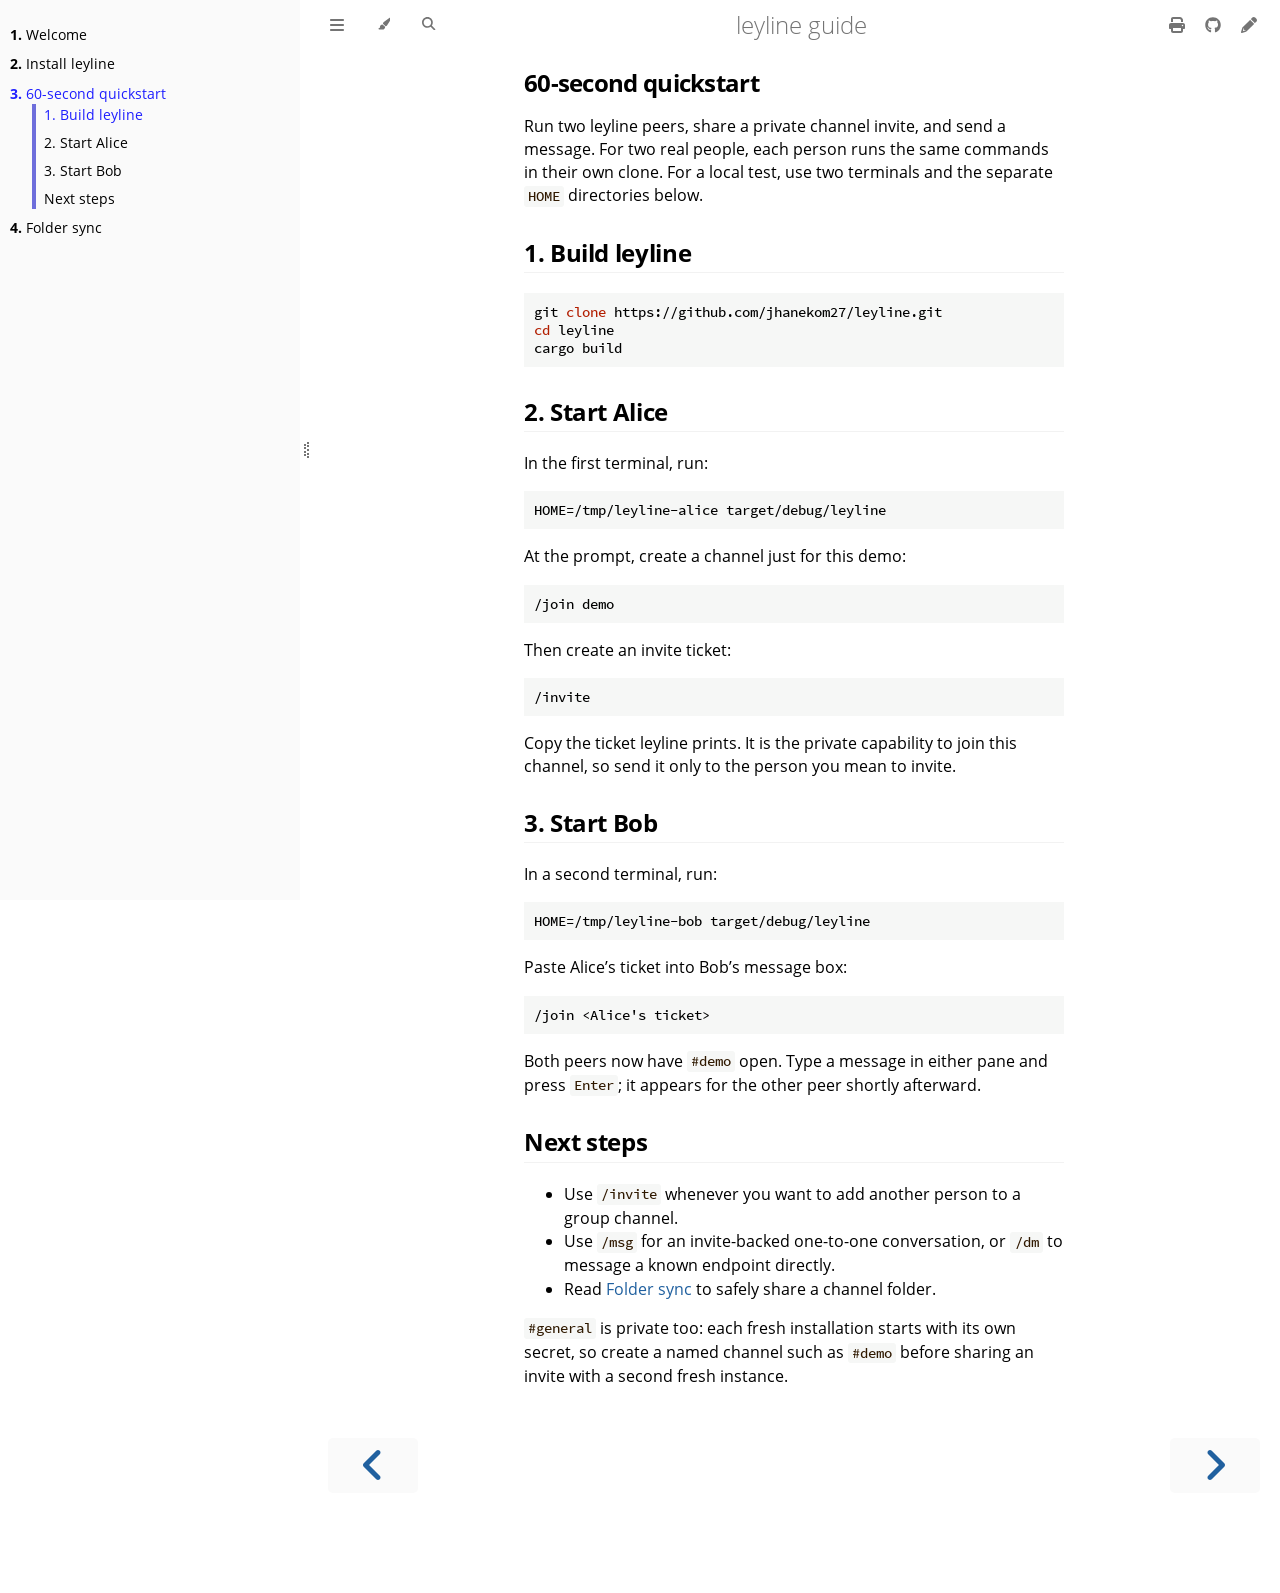
<file: quickstart.html>
<!DOCTYPE HTML>
<html lang="en" class="light sidebar-visible" dir="ltr">
    <head>
        <!-- Book generated using mdBook -->
        <meta charset="UTF-8">
        <title>60-second quickstart - leyline guide</title>


        <!-- Custom HTML head -->

        <meta name="description" content="A practical guide to private peer-to-peer chat and safe folder sync.">
        <meta name="viewport" content="width=device-width, initial-scale=1">
        <meta name="theme-color" content="#ffffff">

        <link rel="icon" href="favicon-de23e50b.svg">
        <link rel="shortcut icon" href="favicon-8114d1fc.png">
        <link rel="stylesheet" href="css/variables-8adf115d.css">
        <link rel="stylesheet" href="css/general-e96d0476.css">
        <link rel="stylesheet" href="css/chrome-d279d366.css">
        <link rel="stylesheet" href="css/print-9e4910d8.css" media="print">

        <!-- Fonts -->
        <link rel="stylesheet" href="fonts/fonts-9644e21d.css">

        <!-- Highlight.js Stylesheets -->
        <link rel="stylesheet" id="mdbook-highlight-css" href="highlight-493f70e1.css">
        <link rel="stylesheet" id="mdbook-tomorrow-night-css" href="tomorrow-night-4c0ae647.css">
        <link rel="stylesheet" id="mdbook-ayu-highlight-css" href="ayu-highlight-3fdfc3ac.css">

        <!-- Custom theme stylesheets -->
        <link rel="stylesheet" href="theme/leyline-24282371.css">


        <!-- Provide site root and default themes to javascript -->
        <script>
            const path_to_root = "";
            const default_light_theme = "light";
            const default_dark_theme = "navy";
            window.path_to_searchindex_js = "searchindex-19e7642c.js";
        </script>
        <!-- Start loading toc.js asap -->
        <script src="toc-d06d8793.js"></script>
    </head>
    <body>
    <div id="mdbook-help-container">
        <div id="mdbook-help-popup">
            <h2 class="mdbook-help-title">Keyboard shortcuts</h2>
            <div>
                <p>Press <kbd>←</kbd> or <kbd>→</kbd> to navigate between chapters</p>
                <p>Press <kbd>S</kbd> or <kbd>/</kbd> to search in the book</p>
                <p>Press <kbd>?</kbd> to show this help</p>
                <p>Press <kbd>Esc</kbd> to hide this help</p>
            </div>
        </div>
    </div>
    <div id="mdbook-body-container">
        <!-- Work around some values being stored in localStorage wrapped in quotes -->
        <script>
            try {
                let theme = localStorage.getItem('mdbook-theme');
                let sidebar = localStorage.getItem('mdbook-sidebar');

                if (theme.startsWith('"') && theme.endsWith('"')) {
                    localStorage.setItem('mdbook-theme', theme.slice(1, theme.length - 1));
                }

                if (sidebar.startsWith('"') && sidebar.endsWith('"')) {
                    localStorage.setItem('mdbook-sidebar', sidebar.slice(1, sidebar.length - 1));
                }
            } catch (e) { }
        </script>

        <!-- Set the theme before any content is loaded, prevents flash -->
        <script>
            const default_theme = window.matchMedia("(prefers-color-scheme: dark)").matches ? default_dark_theme : default_light_theme;
            let theme;
            try { theme = localStorage.getItem('mdbook-theme'); } catch(e) { }
            if (theme === null || theme === undefined) { theme = default_theme; }
            const html = document.documentElement;
            html.classList.remove('light')
            html.classList.add(theme);
            html.classList.add("js");
        </script>

        <input type="checkbox" id="mdbook-sidebar-toggle-anchor" class="hidden">

        <!-- Hide / unhide sidebar before it is displayed -->
        <script>
            let sidebar = null;
            const sidebar_toggle = document.getElementById("mdbook-sidebar-toggle-anchor");
            if (document.body.clientWidth >= 1080) {
                try { sidebar = localStorage.getItem('mdbook-sidebar'); } catch(e) { }
                sidebar = sidebar || 'visible';
            } else {
                sidebar = 'hidden';
                sidebar_toggle.checked = false;
            }
            if (sidebar === 'visible') {
                sidebar_toggle.checked = true;
            } else {
                html.classList.remove('sidebar-visible');
            }
        </script>

        <nav id="mdbook-sidebar" class="sidebar" aria-label="Table of contents">
            <!-- populated by js -->
            <mdbook-sidebar-scrollbox class="sidebar-scrollbox"></mdbook-sidebar-scrollbox>
            <noscript>
                <iframe class="sidebar-iframe-outer" src="toc.html"></iframe>
            </noscript>
            <div id="mdbook-sidebar-resize-handle" class="sidebar-resize-handle">
                <div class="sidebar-resize-indicator"></div>
            </div>
        </nav>

        <div id="mdbook-page-wrapper" class="page-wrapper">

            <div class="page">
                <div id="mdbook-menu-bar-hover-placeholder"></div>
                <div id="mdbook-menu-bar" class="menu-bar sticky">
                    <div class="left-buttons">
                        <label id="mdbook-sidebar-toggle" class="icon-button" for="mdbook-sidebar-toggle-anchor" title="Toggle Table of Contents" aria-label="Toggle Table of Contents" aria-controls="mdbook-sidebar">
                            <span class=fa-svg><svg xmlns="http://www.w3.org/2000/svg" viewBox="0 0 448 512"><!--! Font Awesome Free 6.2.0 by @fontawesome - https://fontawesome.com License - https://fontawesome.com/license/free (Icons: CC BY 4.0, Fonts: SIL OFL 1.1, Code: MIT License) Copyright 2022 Fonticons, Inc. --><path d="M0 96C0 78.3 14.3 64 32 64H416c17.7 0 32 14.3 32 32s-14.3 32-32 32H32C14.3 128 0 113.7 0 96zM0 256c0-17.7 14.3-32 32-32H416c17.7 0 32 14.3 32 32s-14.3 32-32 32H32c-17.7 0-32-14.3-32-32zM448 416c0 17.7-14.3 32-32 32H32c-17.7 0-32-14.3-32-32s14.3-32 32-32H416c17.7 0 32 14.3 32 32z"/></svg></span>
                        </label>
                        <button id="mdbook-theme-toggle" class="icon-button" type="button" title="Change theme" aria-label="Change theme" aria-haspopup="true" aria-expanded="false" aria-controls="mdbook-theme-list">
                            <span class=fa-svg><svg xmlns="http://www.w3.org/2000/svg" viewBox="0 0 576 512"><!--! Font Awesome Free 6.2.0 by @fontawesome - https://fontawesome.com License - https://fontawesome.com/license/free (Icons: CC BY 4.0, Fonts: SIL OFL 1.1, Code: MIT License) Copyright 2022 Fonticons, Inc. --><path d="M371.3 367.1c27.3-3.9 51.9-19.4 67.2-42.9L600.2 74.1c12.6-19.5 9.4-45.3-7.6-61.2S549.7-4.4 531.1 9.6L294.4 187.2c-24 18-38.2 46.1-38.4 76.1L371.3 367.1zm-19.6 25.4l-116-104.4C175.9 290.3 128 339.6 128 400c0 3.9 .2 7.8 .6 11.6c1.8 17.5-10.2 36.4-27.8 36.4H96c-17.7 0-32 14.3-32 32s14.3 32 32 32H240c61.9 0 112-50.1 112-112c0-2.5-.1-5-.2-7.5z"/></svg></span>
                        </button>
                        <ul id="mdbook-theme-list" class="theme-popup" aria-label="Themes" role="menu">
                            <li role="none"><button role="menuitem" class="theme" id="mdbook-theme-default_theme">Auto</button></li>
                            <li role="none"><button role="menuitem" class="theme" id="mdbook-theme-light">Light</button></li>
                            <li role="none"><button role="menuitem" class="theme" id="mdbook-theme-rust">Rust</button></li>
                            <li role="none"><button role="menuitem" class="theme" id="mdbook-theme-coal">Coal</button></li>
                            <li role="none"><button role="menuitem" class="theme" id="mdbook-theme-navy">Navy</button></li>
                            <li role="none"><button role="menuitem" class="theme" id="mdbook-theme-ayu">Ayu</button></li>
                        </ul>
                        <button id="mdbook-search-toggle" class="icon-button" type="button" title="Search (`/`)" aria-label="Toggle Searchbar" aria-expanded="false" aria-keyshortcuts="/ s" aria-controls="mdbook-searchbar">
                            <span class=fa-svg><svg xmlns="http://www.w3.org/2000/svg" viewBox="0 0 512 512"><!--! Font Awesome Free 6.2.0 by @fontawesome - https://fontawesome.com License - https://fontawesome.com/license/free (Icons: CC BY 4.0, Fonts: SIL OFL 1.1, Code: MIT License) Copyright 2022 Fonticons, Inc. --><path d="M416 208c0 45.9-14.9 88.3-40 122.7L502.6 457.4c12.5 12.5 12.5 32.8 0 45.3s-32.8 12.5-45.3 0L330.7 376c-34.4 25.2-76.8 40-122.7 40C93.1 416 0 322.9 0 208S93.1 0 208 0S416 93.1 416 208zM208 352c79.5 0 144-64.5 144-144s-64.5-144-144-144S64 128.5 64 208s64.5 144 144 144z"/></svg></span>
                        </button>
                    </div>

                    <h1 class="menu-title">leyline guide</h1>

                    <div class="right-buttons">
                        <a href="print.html" title="Print this book" aria-label="Print this book">
                            <span class=fa-svg id="print-button"><svg xmlns="http://www.w3.org/2000/svg" viewBox="0 0 512 512"><!--! Font Awesome Free 6.2.0 by @fontawesome - https://fontawesome.com License - https://fontawesome.com/license/free (Icons: CC BY 4.0, Fonts: SIL OFL 1.1, Code: MIT License) Copyright 2022 Fonticons, Inc. --><path d="M128 0C92.7 0 64 28.7 64 64v96h64V64H354.7L384 93.3V160h64V93.3c0-17-6.7-33.3-18.7-45.3L400 18.7C388 6.7 371.7 0 354.7 0H128zM384 352v32 64H128V384 368 352H384zm64 32h32c17.7 0 32-14.3 32-32V256c0-35.3-28.7-64-64-64H64c-35.3 0-64 28.7-64 64v96c0 17.7 14.3 32 32 32H64v64c0 35.3 28.7 64 64 64H384c35.3 0 64-28.7 64-64V384zm-16-88c-13.3 0-24-10.7-24-24s10.7-24 24-24s24 10.7 24 24s-10.7 24-24 24z"/></svg></span>
                        </a>
                        <a href="https://github.com/jhanekom27/leyline" title="Git repository" aria-label="Git repository">
                            <span class=fa-svg><svg xmlns="http://www.w3.org/2000/svg" viewBox="0 0 496 512"><!--! Font Awesome Free 6.2.0 by @fontawesome - https://fontawesome.com License - https://fontawesome.com/license/free (Icons: CC BY 4.0, Fonts: SIL OFL 1.1, Code: MIT License) Copyright 2022 Fonticons, Inc. --><path d="M165.9 397.4c0 2-2.3 3.6-5.2 3.6-3.3.3-5.6-1.3-5.6-3.6 0-2 2.3-3.6 5.2-3.6 3-.3 5.6 1.3 5.6 3.6zm-31.1-4.5c-.7 2 1.3 4.3 4.3 4.9 2.6 1 5.6 0 6.2-2s-1.3-4.3-4.3-5.2c-2.6-.7-5.5.3-6.2 2.3zm44.2-1.7c-2.9.7-4.9 2.6-4.6 4.9.3 2 2.9 3.3 5.9 2.6 2.9-.7 4.9-2.6 4.6-4.6-.3-1.9-3-3.2-5.9-2.9zM244.8 8C106.1 8 0 113.3 0 252c0 110.9 69.8 205.8 169.5 239.2 12.8 2.3 17.3-5.6 17.3-12.1 0-6.2-.3-40.4-.3-61.4 0 0-70 15-84.7-29.8 0 0-11.4-29.1-27.8-36.6 0 0-22.9-15.7 1.6-15.4 0 0 24.9 2 38.6 25.8 21.9 38.6 58.6 27.5 72.9 20.9 2.3-16 8.8-27.1 16-33.7-55.9-6.2-112.3-14.3-112.3-110.5 0-27.5 7.6-41.3 23.6-58.9-2.6-6.5-11.1-33.3 2.6-67.9 20.9-6.5 69 27 69 27 20-5.6 41.5-8.5 62.8-8.5s42.8 2.9 62.8 8.5c0 0 48.1-33.6 69-27 13.7 34.7 5.2 61.4 2.6 67.9 16 17.7 25.8 31.5 25.8 58.9 0 96.5-58.9 104.2-114.8 110.5 9.2 7.9 17 22.9 17 46.4 0 33.7-.3 75.4-.3 83.6 0 6.5 4.6 14.4 17.3 12.1C428.2 457.8 496 362.9 496 252 496 113.3 383.5 8 244.8 8zM97.2 352.9c-1.3 1-1 3.3.7 5.2 1.6 1.6 3.9 2.3 5.2 1 1.3-1 1-3.3-.7-5.2-1.6-1.6-3.9-2.3-5.2-1zm-10.8-8.1c-.7 1.3.3 2.9 2.3 3.9 1.6 1 3.6.7 4.3-.7.7-1.3-.3-2.9-2.3-3.9-2-.6-3.6-.3-4.3.7zm32.4 35.6c-1.6 1.3-1 4.3 1.3 6.2 2.3 2.3 5.2 2.6 6.5 1 1.3-1.3.7-4.3-1.3-6.2-2.2-2.3-5.2-2.6-6.5-1zm-11.4-14.7c-1.6 1-1.6 3.6 0 5.9 1.6 2.3 4.3 3.3 5.6 2.3 1.6-1.3 1.6-3.9 0-6.2-1.4-2.3-4-3.3-5.6-2z"/></svg></span>
                        </a>
                        <a href="https://github.com/jhanekom27/leyline/edit/main/guide/src/quickstart.md" title="Suggest an edit" aria-label="Suggest an edit" rel="edit">
                            <span class=fa-svg id="git-edit-button"><svg xmlns="http://www.w3.org/2000/svg" viewBox="0 0 512 512"><!--! Font Awesome Free 6.2.0 by @fontawesome - https://fontawesome.com License - https://fontawesome.com/license/free (Icons: CC BY 4.0, Fonts: SIL OFL 1.1, Code: MIT License) Copyright 2022 Fonticons, Inc. --><path d="M421.7 220.3l-11.3 11.3-22.6 22.6-205 205c-6.6 6.6-14.8 11.5-23.8 14.1L30.8 511c-8.4 2.5-17.5 .2-23.7-6.1S-1.5 489.7 1 481.2L38.7 353.1c2.6-9 7.5-17.2 14.1-23.8l205-205 22.6-22.6 11.3-11.3 33.9 33.9 62.1 62.1 33.9 33.9zM96 353.9l-9.3 9.3c-.9 .9-1.6 2.1-2 3.4l-25.3 86 86-25.3c1.3-.4 2.5-1.1 3.4-2l9.3-9.3H112c-8.8 0-16-7.2-16-16V353.9zM453.3 19.3l39.4 39.4c25 25 25 65.5 0 90.5l-14.5 14.5-22.6 22.6-11.3 11.3-33.9-33.9-62.1-62.1L314.3 67.7l11.3-11.3 22.6-22.6 14.5-14.5c25-25 65.5-25 90.5 0z"/></svg></span>
                        </a>

                    </div>
                </div>

                <div id="mdbook-search-wrapper" class="hidden">
                    <form id="mdbook-searchbar-outer" class="searchbar-outer">
                        <div class="search-wrapper">
                            <input type="search" id="mdbook-searchbar" name="searchbar" placeholder="Search this book ..." aria-controls="mdbook-searchresults-outer" aria-describedby="searchresults-header">
                            <div class="spinner-wrapper">
                                <span class=fa-svg id="fa-spin"><svg xmlns="http://www.w3.org/2000/svg" viewBox="0 0 512 512"><!--! Font Awesome Free 6.2.0 by @fontawesome - https://fontawesome.com License - https://fontawesome.com/license/free (Icons: CC BY 4.0, Fonts: SIL OFL 1.1, Code: MIT License) Copyright 2022 Fonticons, Inc. --><path d="M304 48c0-26.5-21.5-48-48-48s-48 21.5-48 48s21.5 48 48 48s48-21.5 48-48zm0 416c0-26.5-21.5-48-48-48s-48 21.5-48 48s21.5 48 48 48s48-21.5 48-48zM48 304c26.5 0 48-21.5 48-48s-21.5-48-48-48s-48 21.5-48 48s21.5 48 48 48zm464-48c0-26.5-21.5-48-48-48s-48 21.5-48 48s21.5 48 48 48s48-21.5 48-48zM142.9 437c18.7-18.7 18.7-49.1 0-67.9s-49.1-18.7-67.9 0s-18.7 49.1 0 67.9s49.1 18.7 67.9 0zm0-294.2c18.7-18.7 18.7-49.1 0-67.9S93.7 56.2 75 75s-18.7 49.1 0 67.9s49.1 18.7 67.9 0zM369.1 437c18.7 18.7 49.1 18.7 67.9 0s18.7-49.1 0-67.9s-49.1-18.7-67.9 0s-18.7 49.1 0 67.9z"/></svg></span>
                            </div>
                        </div>
                    </form>
                    <div id="mdbook-searchresults-outer" class="searchresults-outer hidden">
                        <div id="mdbook-searchresults-header" class="searchresults-header"></div>
                        <ul id="mdbook-searchresults">
                        </ul>
                    </div>
                </div>

                <!-- Apply ARIA attributes after the sidebar and the sidebar toggle button are added to the DOM -->
                <script>
                    document.getElementById('mdbook-sidebar-toggle').setAttribute('aria-expanded', sidebar === 'visible');
                    document.getElementById('mdbook-sidebar').setAttribute('aria-hidden', sidebar !== 'visible');
                    Array.from(document.querySelectorAll('#mdbook-sidebar a')).forEach(function(link) {
                        link.setAttribute('tabIndex', sidebar === 'visible' ? 0 : -1);
                    });
                </script>

                <div id="mdbook-content" class="content">
                    <main>
                        <h1 id="60-second-quickstart"><a class="header" href="#60-second-quickstart">60-second quickstart</a></h1>
<p>Run two leyline peers, share a private channel invite, and send a message.
For two real people, each person runs the same commands in their own clone.
For a local test, use two terminals and the separate <code>HOME</code> directories below.</p>
<h2 id="1-build-leyline"><a class="header" href="#1-build-leyline">1. Build leyline</a></h2>
<pre><code class="language-sh">git clone https://github.com/jhanekom27/leyline.git
cd leyline
cargo build
</code></pre>
<h2 id="2-start-alice"><a class="header" href="#2-start-alice">2. Start Alice</a></h2>
<p>In the first terminal, run:</p>
<pre><code class="language-sh">HOME=/tmp/leyline-alice target/debug/leyline
</code></pre>
<p>At the prompt, create a channel just for this demo:</p>
<pre><code class="language-text">/join demo
</code></pre>
<p>Then create an invite ticket:</p>
<pre><code class="language-text">/invite
</code></pre>
<p>Copy the ticket leyline prints. It is the private capability to join this
channel, so send it only to the person you mean to invite.</p>
<h2 id="3-start-bob"><a class="header" href="#3-start-bob">3. Start Bob</a></h2>
<p>In a second terminal, run:</p>
<pre><code class="language-sh">HOME=/tmp/leyline-bob target/debug/leyline
</code></pre>
<p>Paste Alice’s ticket into Bob’s message box:</p>
<pre><code class="language-text">/join &lt;Alice's ticket&gt;
</code></pre>
<p>Both peers now have <code>#demo</code> open. Type a message in either pane and press
<code>Enter</code>; it appears for the other peer shortly afterward.</p>
<h2 id="next-steps"><a class="header" href="#next-steps">Next steps</a></h2>
<ul>
<li>Use <code>/invite</code> whenever you want to add another person to a group channel.</li>
<li>Use <code>/msg</code> for an invite-backed one-to-one conversation, or <code>/dm</code> to message
a known endpoint directly.</li>
<li>Read <a href="folder-sync.html">Folder sync</a> to safely share a channel folder.</li>
</ul>
<p><code>#general</code> is private too: each fresh installation starts with its own secret,
so create a named channel such as <code>#demo</code> before sharing an invite with a
second fresh instance.</p>

                    </main>

                    <nav class="nav-wrapper" aria-label="Page navigation">
                        <!-- Mobile navigation buttons -->
                            <a rel="prev" href="installation.html" class="mobile-nav-chapters previous" title="Previous chapter" aria-label="Previous chapter" aria-keyshortcuts="Left">
                                <span class=fa-svg><svg xmlns="http://www.w3.org/2000/svg" viewBox="0 0 320 512"><!--! Font Awesome Free 6.2.0 by @fontawesome - https://fontawesome.com License - https://fontawesome.com/license/free (Icons: CC BY 4.0, Fonts: SIL OFL 1.1, Code: MIT License) Copyright 2022 Fonticons, Inc. --><path d="M41.4 233.4c-12.5 12.5-12.5 32.8 0 45.3l160 160c12.5 12.5 32.8 12.5 45.3 0s12.5-32.8 0-45.3L109.3 256 246.6 118.6c12.5-12.5 12.5-32.8 0-45.3s-32.8-12.5-45.3 0l-160 160z"/></svg></span>
                            </a>

                            <a rel="next prefetch" href="folder-sync.html" class="mobile-nav-chapters next" title="Next chapter" aria-label="Next chapter" aria-keyshortcuts="Right">
                                <span class=fa-svg><svg xmlns="http://www.w3.org/2000/svg" viewBox="0 0 320 512"><!--! Font Awesome Free 6.2.0 by @fontawesome - https://fontawesome.com License - https://fontawesome.com/license/free (Icons: CC BY 4.0, Fonts: SIL OFL 1.1, Code: MIT License) Copyright 2022 Fonticons, Inc. --><path d="M278.6 233.4c12.5 12.5 12.5 32.8 0 45.3l-160 160c-12.5 12.5-32.8 12.5-45.3 0s-12.5-32.8 0-45.3L210.7 256 73.4 118.6c-12.5-12.5-12.5-32.8 0-45.3s32.8-12.5 45.3 0l160 160z"/></svg></span>
                            </a>

                        <div style="clear: both"></div>
                    </nav>
                </div>
            </div>

            <nav class="nav-wide-wrapper" aria-label="Page navigation">
                    <a rel="prev" href="installation.html" class="nav-chapters previous" title="Previous chapter" aria-label="Previous chapter" aria-keyshortcuts="Left">
                        <span class=fa-svg><svg xmlns="http://www.w3.org/2000/svg" viewBox="0 0 320 512"><!--! Font Awesome Free 6.2.0 by @fontawesome - https://fontawesome.com License - https://fontawesome.com/license/free (Icons: CC BY 4.0, Fonts: SIL OFL 1.1, Code: MIT License) Copyright 2022 Fonticons, Inc. --><path d="M41.4 233.4c-12.5 12.5-12.5 32.8 0 45.3l160 160c12.5 12.5 32.8 12.5 45.3 0s12.5-32.8 0-45.3L109.3 256 246.6 118.6c12.5-12.5 12.5-32.8 0-45.3s-32.8-12.5-45.3 0l-160 160z"/></svg></span>
                    </a>

                    <a rel="next prefetch" href="folder-sync.html" class="nav-chapters next" title="Next chapter" aria-label="Next chapter" aria-keyshortcuts="Right">
                        <span class=fa-svg><svg xmlns="http://www.w3.org/2000/svg" viewBox="0 0 320 512"><!--! Font Awesome Free 6.2.0 by @fontawesome - https://fontawesome.com License - https://fontawesome.com/license/free (Icons: CC BY 4.0, Fonts: SIL OFL 1.1, Code: MIT License) Copyright 2022 Fonticons, Inc. --><path d="M278.6 233.4c12.5 12.5 12.5 32.8 0 45.3l-160 160c-12.5 12.5-32.8 12.5-45.3 0s-12.5-32.8 0-45.3L210.7 256 73.4 118.6c-12.5-12.5-12.5-32.8 0-45.3s32.8-12.5 45.3 0l160 160z"/></svg></span>
                    </a>
            </nav>

        </div>

        <template id=fa-eye><span class=fa-svg><svg xmlns="http://www.w3.org/2000/svg" viewBox="0 0 576 512"><!--! Font Awesome Free 6.2.0 by @fontawesome - https://fontawesome.com License - https://fontawesome.com/license/free (Icons: CC BY 4.0, Fonts: SIL OFL 1.1, Code: MIT License) Copyright 2022 Fonticons, Inc. --><path d="M288 32c-80.8 0-145.5 36.8-192.6 80.6C48.6 156 17.3 208 2.5 243.7c-3.3 7.9-3.3 16.7 0 24.6C17.3 304 48.6 356 95.4 399.4C142.5 443.2 207.2 480 288 480s145.5-36.8 192.6-80.6c46.8-43.5 78.1-95.4 93-131.1c3.3-7.9 3.3-16.7 0-24.6c-14.9-35.7-46.2-87.7-93-131.1C433.5 68.8 368.8 32 288 32zM432 256c0 79.5-64.5 144-144 144s-144-64.5-144-144s64.5-144 144-144s144 64.5 144 144zM288 192c0 35.3-28.7 64-64 64c-11.5 0-22.3-3-31.6-8.4c-.2 2.8-.4 5.5-.4 8.4c0 53 43 96 96 96s96-43 96-96s-43-96-96-96c-2.8 0-5.6 .1-8.4 .4c5.3 9.3 8.4 20.1 8.4 31.6z"/></svg></span></template>
        <template id=fa-eye-slash><span class=fa-svg><svg xmlns="http://www.w3.org/2000/svg" viewBox="0 0 640 512"><!--! Font Awesome Free 6.2.0 by @fontawesome - https://fontawesome.com License - https://fontawesome.com/license/free (Icons: CC BY 4.0, Fonts: SIL OFL 1.1, Code: MIT License) Copyright 2022 Fonticons, Inc. --><path d="M38.8 5.1C28.4-3.1 13.3-1.2 5.1 9.2S-1.2 34.7 9.2 42.9l592 464c10.4 8.2 25.5 6.3 33.7-4.1s6.3-25.5-4.1-33.7L525.6 386.7c39.6-40.6 66.4-86.1 79.9-118.4c3.3-7.9 3.3-16.7 0-24.6c-14.9-35.7-46.2-87.7-93-131.1C465.5 68.8 400.8 32 320 32c-68.2 0-125 26.3-169.3 60.8L38.8 5.1zM223.1 149.5C248.6 126.2 282.7 112 320 112c79.5 0 144 64.5 144 144c0 24.9-6.3 48.3-17.4 68.7L408 294.5c5.2-11.8 8-24.8 8-38.5c0-53-43-96-96-96c-2.8 0-5.6 .1-8.4 .4c5.3 9.3 8.4 20.1 8.4 31.6c0 10.2-2.4 19.8-6.6 28.3l-90.3-70.8zm223.1 298L373 389.9c-16.4 6.5-34.3 10.1-53 10.1c-79.5 0-144-64.5-144-144c0-6.9 .5-13.6 1.4-20.2L83.1 161.5C60.3 191.2 44 220.8 34.5 243.7c-3.3 7.9-3.3 16.7 0 24.6c14.9 35.7 46.2 87.7 93 131.1C174.5 443.2 239.2 480 320 480c47.8 0 89.9-12.9 126.2-32.5z"/></svg></span></template>
        <template id=fa-copy><span class=fa-svg><svg xmlns="http://www.w3.org/2000/svg" viewBox="0 0 512 512"><!--! Font Awesome Free 6.2.0 by @fontawesome - https://fontawesome.com License - https://fontawesome.com/license/free (Icons: CC BY 4.0, Fonts: SIL OFL 1.1, Code: MIT License) Copyright 2022 Fonticons, Inc. --><path d="M502.6 70.63l-61.25-61.25C435.4 3.371 427.2 0 418.7 0H255.1c-35.35 0-64 28.66-64 64l.0195 256C192 355.4 220.7 384 256 384h192c35.2 0 64-28.8 64-64V93.25C512 84.77 508.6 76.63 502.6 70.63zM464 320c0 8.836-7.164 16-16 16H255.1c-8.838 0-16-7.164-16-16L239.1 64.13c0-8.836 7.164-16 16-16h128L384 96c0 17.67 14.33 32 32 32h47.1V320zM272 448c0 8.836-7.164 16-16 16H63.1c-8.838 0-16-7.164-16-16L47.98 192.1c0-8.836 7.164-16 16-16H160V128H63.99c-35.35 0-64 28.65-64 64l.0098 256C.002 483.3 28.66 512 64 512h192c35.2 0 64-28.8 64-64v-32h-47.1L272 448z"/></svg></span></template>
        <template id=fa-play><span class=fa-svg><svg xmlns="http://www.w3.org/2000/svg" viewBox="0 0 384 512"><!--! Font Awesome Free 6.2.0 by @fontawesome - https://fontawesome.com License - https://fontawesome.com/license/free (Icons: CC BY 4.0, Fonts: SIL OFL 1.1, Code: MIT License) Copyright 2022 Fonticons, Inc. --><path d="M73 39c-14.8-9.1-33.4-9.4-48.5-.9S0 62.6 0 80V432c0 17.4 9.4 33.4 24.5 41.9s33.7 8.1 48.5-.9L361 297c14.3-8.7 23-24.2 23-41s-8.7-32.2-23-41L73 39z"/></svg></span></template>
        <template id=fa-clock-rotate-left><span class=fa-svg><svg xmlns="http://www.w3.org/2000/svg" viewBox="0 0 512 512"><!--! Font Awesome Free 6.2.0 by @fontawesome - https://fontawesome.com License - https://fontawesome.com/license/free (Icons: CC BY 4.0, Fonts: SIL OFL 1.1, Code: MIT License) Copyright 2022 Fonticons, Inc. --><path d="M75 75L41 41C25.9 25.9 0 36.6 0 57.9V168c0 13.3 10.7 24 24 24H134.1c21.4 0 32.1-25.9 17-41l-30.8-30.8C155 85.5 203 64 256 64c106 0 192 86 192 192s-86 192-192 192c-40.8 0-78.6-12.7-109.7-34.4c-14.5-10.1-34.4-6.6-44.6 7.9s-6.6 34.4 7.9 44.6C151.2 495 201.7 512 256 512c141.4 0 256-114.6 256-256S397.4 0 256 0C185.3 0 121.3 28.7 75 75zm181 53c-13.3 0-24 10.7-24 24V256c0 6.4 2.5 12.5 7 17l72 72c9.4 9.4 24.6 9.4 33.9 0s9.4-24.6 0-33.9l-65-65V152c0-13.3-10.7-24-24-24z"/></svg></span></template>



        <script>
            window.playground_copyable = true;
        </script>


        <script src="elasticlunr-ef4e11c1.min.js"></script>
        <script src="mark-09e88c2c.min.js"></script>
        <script src="searcher-09f2665d.js"></script>

        <script src="clipboard-1626706a.min.js"></script>
        <script src="highlight-abc7f01d.js"></script>
        <script src="book-609e4cb8.js"></script>

        <!-- Custom JS scripts -->



    </div>
    </body>
</html>
</file>
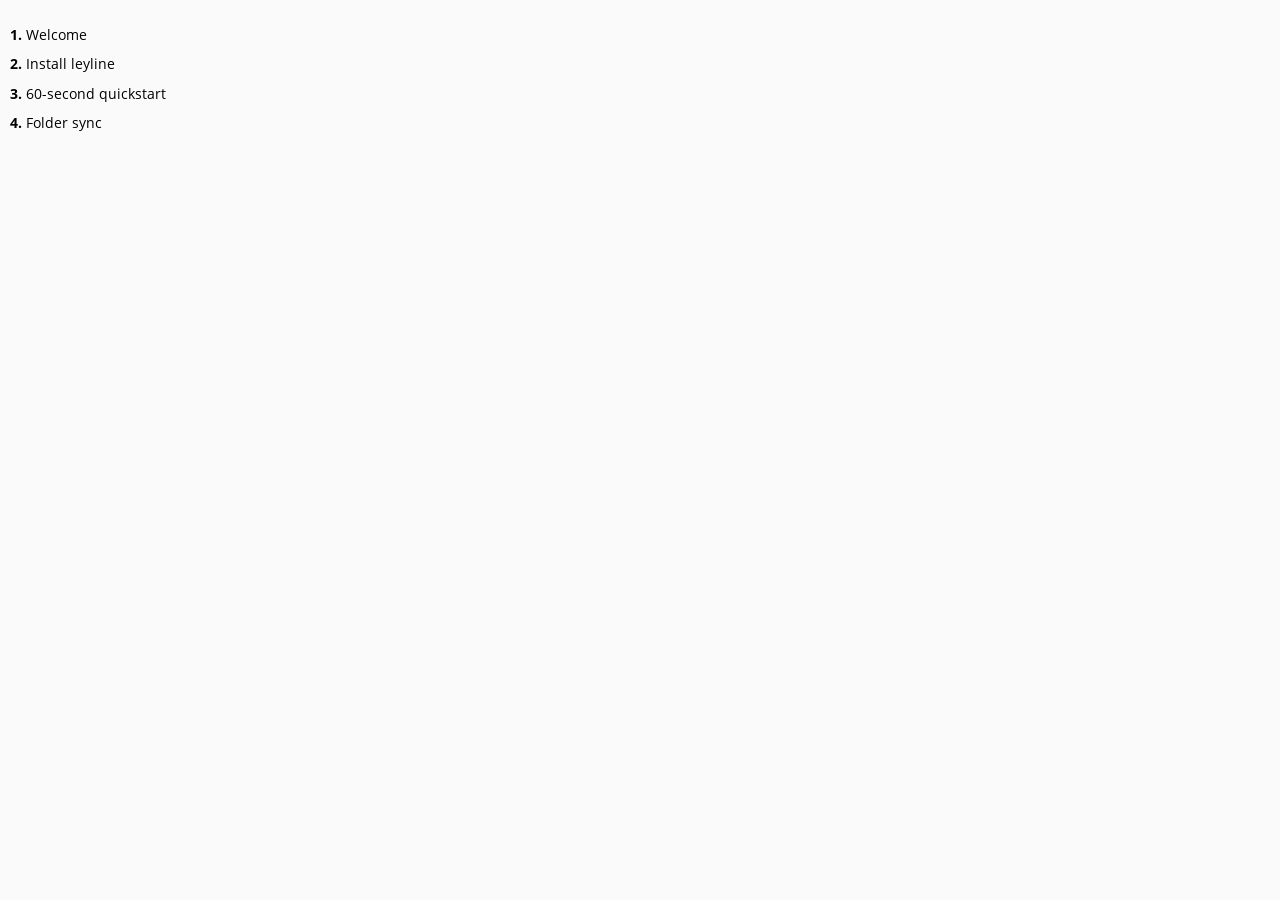
<file: toc.html>
<!DOCTYPE HTML>
<html lang="en" class="light" dir="ltr">
    <head>
        <!-- sidebar iframe generated using mdBook

        This is a frame, and not included directly in the page, to control the total size of the
        book. The TOC contains an entry for each page, so if each page includes a copy of the TOC,
        the total size of the page becomes O(n**2).

        The frame is only used as a fallback when JS is turned off. When it's on, the sidebar is
        instead added to the main page by `toc.js` instead. The JavaScript mode is better
        because, when running in a `file:///` URL, the iframed page would not be Same-Origin as
        the rest of the page, so the sidebar and the main page theme would fall out of sync.
        -->
        <meta charset="UTF-8">
        <meta name="robots" content="noindex">
        <!-- Custom HTML head -->
        <meta name="viewport" content="width=device-width, initial-scale=1">
        <meta name="theme-color" content="#ffffff">
        <link rel="stylesheet" href="css/variables-8adf115d.css">
        <link rel="stylesheet" href="css/general-e96d0476.css">
        <link rel="stylesheet" href="css/chrome-d279d366.css">
        <link rel="stylesheet" href="css/print-9e4910d8.css" media="print">
        <!-- Fonts -->
        <link rel="stylesheet" href="fonts/fonts-9644e21d.css">
        <!-- Custom theme stylesheets -->
        <link rel="stylesheet" href="theme/leyline-24282371.css">
    </head>
    <body class="sidebar-iframe-inner">
        <ol class="chapter"><li class="chapter-item expanded "><span class="chapter-link-wrapper"><a href="index.html" target="_parent"><strong aria-hidden="true">1.</strong> Welcome</a></span></li><li class="chapter-item expanded "><span class="chapter-link-wrapper"><a href="installation.html" target="_parent"><strong aria-hidden="true">2.</strong> Install leyline</a></span></li><li class="chapter-item expanded "><span class="chapter-link-wrapper"><a href="quickstart.html" target="_parent"><strong aria-hidden="true">3.</strong> 60-second quickstart</a></span></li><li class="chapter-item expanded "><span class="chapter-link-wrapper"><a href="folder-sync.html" target="_parent"><strong aria-hidden="true">4.</strong> Folder sync</a></span></li></ol>
    </body>
</html>
</file>
<file: css/variables-8adf115d.css>
/* Globals */

:root {
    --sidebar-target-width: 300px;
    --sidebar-width: min(var(--sidebar-target-width), 80vw);
    --sidebar-resize-indicator-width: 8px;
    --sidebar-resize-indicator-space: 2px;
    --page-padding: 15px;
    --content-max-width: 750px;
    --menu-bar-height: 50px;
    --mono-font: "Source Code Pro", Consolas, "Ubuntu Mono", Menlo, "DejaVu Sans Mono", monospace, monospace;
    --code-font-size: 0.875em; /* please adjust the ace font size accordingly in editor.js */
    --searchbar-margin-block-start: 5px;
}

/* Themes */

.ayu {
    --bg: hsl(210, 25%, 8%);
    --fg: #c5c5c5;

    --sidebar-bg: #14191f;
    --sidebar-fg: #c8c9db;
    --sidebar-non-existant: #5c6773;
    --sidebar-active: #ffb454;
    --sidebar-spacer: #2d334f;

    --scrollbar: var(--sidebar-fg);

    --icons: #737480;
    --icons-hover: #b7b9cc;

    --links: #0096cf;

    --inline-code-color: #ffb454;

    --theme-popup-bg: #14191f;
    --theme-popup-border: #5c6773;
    --theme-hover: #191f26;

    --quote-bg: hsl(226, 15%, 17%);
    --quote-border: hsl(226, 15%, 22%);

    --warning-border: #ff8e00;

    --table-border-color: hsl(210, 25%, 13%);
    --table-header-bg: hsl(210, 25%, 28%);
    --table-alternate-bg: hsl(210, 25%, 11%);

    --searchbar-border-color: #848484;
    --searchbar-bg: #424242;
    --searchbar-fg: #fff;
    --searchbar-shadow-color: #d4c89f;
    --searchresults-header-fg: #666;
    --searchresults-border-color: #888;
    --searchresults-li-bg: #252932;
    --search-mark-bg: #e3b171;

    --color-scheme: dark;

    /* Same as `--icons` */
    --copy-button-filter: invert(45%) sepia(6%) saturate(621%) hue-rotate(198deg) brightness(99%) contrast(85%);
    /* Same as `--sidebar-active` */
    --copy-button-filter-hover: invert(68%) sepia(55%) saturate(531%) hue-rotate(341deg) brightness(104%) contrast(101%);

    --footnote-highlight: #2668a6;

    --overlay-bg: rgba(33, 40, 48, 0.4);

    --blockquote-note-color: #74b9ff;
    --blockquote-tip-color: #09ca09;
    --blockquote-important-color: #d3abff;
    --blockquote-warning-color: #f0b72f;
    --blockquote-caution-color: #f21424;

    --sidebar-header-border-color: #c18639;
}

.coal {
    --bg: hsl(200, 7%, 8%);
    --fg: #98a3ad;

    --sidebar-bg: #292c2f;
    --sidebar-fg: #a1adb8;
    --sidebar-non-existant: #505254;
    --sidebar-active: #3473ad;
    --sidebar-spacer: #393939;

    --scrollbar: var(--sidebar-fg);

    --icons: #43484d;
    --icons-hover: #b3c0cc;

    --links: #2b79a2;

    --inline-code-color: #c5c8c6;

    --theme-popup-bg: #141617;
    --theme-popup-border: #43484d;
    --theme-hover: #1f2124;

    --quote-bg: hsl(234, 21%, 18%);
    --quote-border: hsl(234, 21%, 23%);

    --warning-border: #ff8e00;

    --table-border-color: hsl(200, 7%, 13%);
    --table-header-bg: hsl(200, 7%, 28%);
    --table-alternate-bg: hsl(200, 7%, 11%);

    --searchbar-border-color: #aaa;
    --searchbar-bg: #b7b7b7;
    --searchbar-fg: #000;
    --searchbar-shadow-color: #aaa;
    --searchresults-header-fg: #666;
    --searchresults-border-color: #98a3ad;
    --searchresults-li-bg: #2b2b2f;
    --search-mark-bg: #355c7d;

    --color-scheme: dark;

    /* Same as `--icons` */
    --copy-button-filter: invert(26%) sepia(8%) saturate(575%) hue-rotate(169deg) brightness(87%) contrast(82%);
    /* Same as `--sidebar-active` */
    --copy-button-filter-hover: invert(36%) sepia(70%) saturate(503%) hue-rotate(167deg) brightness(98%) contrast(89%);

    --footnote-highlight: #4079ae;

    --overlay-bg: rgba(33, 40, 48, 0.4);

    --blockquote-note-color: #4493f8;
    --blockquote-tip-color: #08ae08;
    --blockquote-important-color: #ab7df8;
    --blockquote-warning-color: #d29922;
    --blockquote-caution-color: #d91b29;

    --sidebar-header-border-color: #3473ad;
}

.light, html:not(.js) {
    --bg: hsl(0, 0%, 100%);
    --fg: hsl(0, 0%, 0%);

    --sidebar-bg: #fafafa;
    --sidebar-fg: hsl(0, 0%, 0%);
    --sidebar-non-existant: #aaaaaa;
    --sidebar-active: #1f1fff;
    --sidebar-spacer: #f4f4f4;

    --scrollbar: #8F8F8F;

    --icons: #747474;
    --icons-hover: #000000;

    --links: #20609f;

    --inline-code-color: #301900;

    --theme-popup-bg: #fafafa;
    --theme-popup-border: #cccccc;
    --theme-hover: #e6e6e6;

    --quote-bg: hsl(197, 37%, 96%);
    --quote-border: hsl(197, 37%, 91%);

    --warning-border: #ff8e00;

    --table-border-color: hsl(0, 0%, 95%);
    --table-header-bg: hsl(0, 0%, 80%);
    --table-alternate-bg: hsl(0, 0%, 97%);

    --searchbar-border-color: #aaa;
    --searchbar-bg: #fafafa;
    --searchbar-fg: #000;
    --searchbar-shadow-color: #aaa;
    --searchresults-header-fg: #666;
    --searchresults-border-color: #888;
    --searchresults-li-bg: #e4f2fe;
    --search-mark-bg: #a2cff5;

    --color-scheme: light;

    /* Same as `--icons` */
    --copy-button-filter: invert(45.49%);
    /* Same as `--sidebar-active` */
    --copy-button-filter-hover: invert(14%) sepia(93%) saturate(4250%) hue-rotate(243deg) brightness(99%) contrast(130%);

    --footnote-highlight: #7e7eff;

    --overlay-bg: rgba(200, 200, 205, 0.4);

    --blockquote-note-color: #0969da;
    --blockquote-tip-color: #008000;
    --blockquote-important-color: #8250df;
    --blockquote-warning-color: #9a6700;
    --blockquote-caution-color: #b52731;

    --sidebar-header-border-color: #6e6edb;
}

.navy {
    --bg: hsl(226, 23%, 11%);
    --fg: #bcbdd0;

    --sidebar-bg: #282d3f;
    --sidebar-fg: #c8c9db;
    --sidebar-non-existant: #505274;
    --sidebar-active: #2b79a2;
    --sidebar-spacer: #2d334f;

    --scrollbar: var(--sidebar-fg);

    --icons: #737480;
    --icons-hover: #b7b9cc;

    --links: #2b79a2;

    --inline-code-color: #c5c8c6;

    --theme-popup-bg: #161923;
    --theme-popup-border: #737480;
    --theme-hover: #282e40;

    --quote-bg: hsl(226, 15%, 17%);
    --quote-border: hsl(226, 15%, 22%);

    --warning-border: #ff8e00;

    --table-border-color: hsl(226, 23%, 16%);
    --table-header-bg: hsl(226, 23%, 31%);
    --table-alternate-bg: hsl(226, 23%, 14%);

    --searchbar-border-color: #aaa;
    --searchbar-bg: #aeaec6;
    --searchbar-fg: #000;
    --searchbar-shadow-color: #aaa;
    --searchresults-header-fg: #5f5f71;
    --searchresults-border-color: #5c5c68;
    --searchresults-li-bg: #242430;
    --search-mark-bg: #a2cff5;

    --color-scheme: dark;

    /* Same as `--icons` */
    --copy-button-filter: invert(51%) sepia(10%) saturate(393%) hue-rotate(198deg) brightness(86%) contrast(87%);
    /* Same as `--sidebar-active` */
    --copy-button-filter-hover: invert(46%) sepia(20%) saturate(1537%) hue-rotate(156deg) brightness(85%) contrast(90%);

    --footnote-highlight: #4079ae;

    --overlay-bg: rgba(33, 40, 48, 0.4);

    --blockquote-note-color: #4493f8;
    --blockquote-tip-color: #09ca09;
    --blockquote-important-color: #ab7df8;
    --blockquote-warning-color: #d29922;
    --blockquote-caution-color: #f21424;

    --sidebar-header-border-color: #2f6ab5;
}

.rust {
    --bg: hsl(60, 9%, 87%);
    --fg: #262625;

    --sidebar-bg: #3b2e2a;
    --sidebar-fg: #c8c9db;
    --sidebar-non-existant: #505254;
    --sidebar-active: #e69f67;
    --sidebar-spacer: #45373a;

    --scrollbar: var(--sidebar-fg);

    --icons: #737480;
    --icons-hover: #262625;

    --links: #2b79a2;

    --inline-code-color: #6e6b5e;

    --theme-popup-bg: #e1e1db;
    --theme-popup-border: #b38f6b;
    --theme-hover: #99908a;

    --quote-bg: hsl(60, 5%, 75%);
    --quote-border: hsl(60, 5%, 70%);

    --warning-border: #ff8e00;

    --table-border-color: hsl(60, 9%, 82%);
    --table-header-bg: #b3a497;
    --table-alternate-bg: hsl(60, 9%, 84%);

    --searchbar-border-color: #aaa;
    --searchbar-bg: #fafafa;
    --searchbar-fg: #000;
    --searchbar-shadow-color: #aaa;
    --searchresults-header-fg: #666;
    --searchresults-border-color: #888;
    --searchresults-li-bg: #dec2a2;
    --search-mark-bg: #e69f67;

    /* Same as `--icons` */
    --copy-button-filter: invert(51%) sepia(10%) saturate(393%) hue-rotate(198deg) brightness(86%) contrast(87%);
    /* Same as `--sidebar-active` */
    --copy-button-filter-hover: invert(77%) sepia(16%) saturate(1798%) hue-rotate(328deg) brightness(98%) contrast(83%);

    --footnote-highlight: #d3a17a;

    --overlay-bg: rgba(150, 150, 150, 0.25);

    --blockquote-note-color: #023b95;
    --blockquote-tip-color: #007700;
    --blockquote-important-color: #8250df;
    --blockquote-warning-color: #603700;
    --blockquote-caution-color: #aa1721;

    --sidebar-header-border-color: #8c391f;
}

@media (prefers-color-scheme: dark) {
    html:not(.js) {
        --bg: hsl(200, 7%, 8%);
        --fg: #98a3ad;

        --sidebar-bg: #292c2f;
        --sidebar-fg: #a1adb8;
        --sidebar-non-existant: #505254;
        --sidebar-active: #3473ad;
        --sidebar-spacer: #393939;

        --scrollbar: var(--sidebar-fg);

        --icons: #43484d;
        --icons-hover: #b3c0cc;

        --links: #2b79a2;

        --inline-code-color: #c5c8c6;

        --theme-popup-bg: #141617;
        --theme-popup-border: #43484d;
        --theme-hover: #1f2124;

        --quote-bg: hsl(234, 21%, 18%);
        --quote-border: hsl(234, 21%, 23%);

        --warning-border: #ff8e00;

        --table-border-color: hsl(200, 7%, 13%);
        --table-header-bg: hsl(200, 7%, 28%);
        --table-alternate-bg: hsl(200, 7%, 11%);

        --searchbar-border-color: #aaa;
        --searchbar-bg: #b7b7b7;
        --searchbar-fg: #000;
        --searchbar-shadow-color: #aaa;
        --searchresults-header-fg: #666;
        --searchresults-border-color: #98a3ad;
        --searchresults-li-bg: #2b2b2f;
        --search-mark-bg: #355c7d;

        --color-scheme: dark;

        /* Same as `--icons` */
        --copy-button-filter: invert(26%) sepia(8%) saturate(575%) hue-rotate(169deg) brightness(87%) contrast(82%);
        /* Same as `--sidebar-active` */
        --copy-button-filter-hover: invert(36%) sepia(70%) saturate(503%) hue-rotate(167deg) brightness(98%) contrast(89%);

        --footnote-highlight: #4079ae;

        --overlay-bg: rgba(33, 40, 48, 0.4);

        --blockquote-note-color: #4493f8;
        --blockquote-tip-color: #08ae08;
        --blockquote-important-color: #ab7df8;
        --blockquote-warning-color: #d29922;
        --blockquote-caution-color: #d91b29;

        --sidebar-header-border-color: #3473ad;
    }
}
</file>
<file: css/general-e96d0476.css>
/* Base styles and content styles */

:root {
    /* Browser default font-size is 16px, this way 1 rem = 10px */
    font-size: 62.5%;
    color-scheme: var(--color-scheme);
}

html {
    font-family: "Open Sans", sans-serif;
    color: var(--fg);
    background-color: var(--bg);
    text-size-adjust: none;
    -webkit-text-size-adjust: none;
}

body {
    margin: 0;
    font-size: 1.6rem;
    overflow-x: hidden;
}

code {
    font-family: var(--mono-font) !important;
    font-size: var(--code-font-size);
    direction: ltr !important;
}

/* make long words/inline code not x overflow */
main {
    overflow-wrap: break-word;
}

/* make wide tables scroll if they overflow */
.table-wrapper {
    overflow-x: auto;
}

/* Don't change font size in headers. */
h1 code, h2 code, h3 code, h4 code, h5 code, h6 code {
    font-size: unset;
}

.left { float: left; }
.right { float: right; }
.boring { opacity: 0.6; }
.hide-boring .boring { display: none; }
.hidden { display: none !important; }

h2, h3 { margin-block-start: 2.5em; }
h4, h5 { margin-block-start: 2em; }

.header + .header h3,
.header + .header h4,
.header + .header h5 {
    margin-block-start: 1em;
}

h1:target::before,
h2:target::before,
h3:target::before,
h4:target::before,
h5:target::before,
h6:target::before,
dt:target::before {
    display: inline-block;
    content: "»";
    margin-inline-start: -30px;
    width: 30px;
}

/* This is broken on Safari as of version 14, but is fixed
   in Safari Technology Preview 117 which I think will be Safari 14.2.
   https://bugs.webkit.org/show_bug.cgi?id=218076
*/
:target {
    /* Safari does not support logical properties */
    scroll-margin-top: calc(var(--menu-bar-height) + 0.5em);
}

.page {
    outline: 0;
    padding: 0 var(--page-padding);
    margin-block-start: calc(0px - var(--menu-bar-height)); /* Compensate for the #mdbook-menu-bar-hover-placeholder */
}
.page-wrapper {
    box-sizing: border-box;
    background-color: var(--bg);
}
html:not(.js) .page-wrapper,
.js:not(.sidebar-resizing) .page-wrapper {
    transition: margin-left 0.3s ease, transform 0.3s ease; /* Animation: slide away */
}
[dir=rtl]:not(.js) .page-wrapper,
[dir=rtl].js:not(.sidebar-resizing) .page-wrapper {
    transition: margin-right 0.3s ease, transform 0.3s ease; /* Animation: slide away */
}

.content {
    overflow-y: auto;
    padding: 0 5px 50px 5px;
}
.content main {
    margin-inline-start: auto;
    margin-inline-end: auto;
    max-width: var(--content-max-width);
}
.content p { line-height: 1.45em; }
.content ol { line-height: 1.45em; }
.content ul { line-height: 1.45em; }
.content a { text-decoration: none; }
.content a:hover { text-decoration: underline; }
.content img, .content video { max-width: 100%; }
/* When an image is inside an anchor, ensure the focus ring covers the entire
   image instead of the anchor's line box. */
.content a:has(img) { display: inline-block; }
.content .header:link,
.content .header:visited {
    color: var(--fg);
}
.content .header:link,
.content .header:visited:hover {
    text-decoration: none;
}

table {
    margin: 0 auto;
    border-collapse: collapse;
}
table td {
    padding: 3px 20px;
    border: 1px var(--table-border-color) solid;
}
table thead {
    background: var(--table-header-bg);
}
table thead td {
    font-weight: 700;
    border: none;
}
table thead th {
    padding: 3px 20px;
}
table thead tr {
    border: 1px var(--table-header-bg) solid;
}
/* Alternate background colors for rows */
table tbody tr:nth-child(2n) {
    background: var(--table-alternate-bg);
}


blockquote {
    margin: 20px 0;
    padding: 0 20px;
    color: var(--fg);
    background-color: var(--quote-bg);
    border-block-start: .1em solid var(--quote-border);
    border-block-end: .1em solid var(--quote-border);
}

/* TODO: Remove .warning in a future version of mdbook, it is replaced by
blockquote tags. */
.warning {
    margin: 20px;
    padding: 0 20px;
    border-inline-start: 2px solid var(--warning-border);
}

.warning:before {
    position: absolute;
    width: 3rem;
    height: 3rem;
    margin-inline-start: calc(-1.5rem - 21px);
    content: "ⓘ";
    text-align: center;
    background-color: var(--bg);
    color: var(--warning-border);
    font-weight: bold;
    font-size: 2rem;
}

blockquote .warning:before {
    background-color: var(--quote-bg);
}

kbd {
    background-color: var(--table-border-color);
    border-radius: 4px;
    border: solid 1px var(--theme-popup-border);
    box-shadow: inset 0 -1px 0 var(--theme-hover);
    display: inline-block;
    font-size: var(--code-font-size);
    font-family: var(--mono-font);
    line-height: 10px;
    padding: 4px 5px;
    vertical-align: middle;
}

sup {
    /* Set the line-height for superscript and footnote references so that there
       isn't an awkward space appearing above lines that contain the footnote.

       See https://github.com/rust-lang/mdBook/pull/2443#discussion_r1813773583
       for an explanation.
    */
    line-height: 0;
}

.footnote-definition {
    font-size: 0.9em;
}
/* The default spacing for a list is a little too large. */
.footnote-definition ul,
.footnote-definition ol {
    padding-left: 20px;
}
.footnote-definition > li {
    /* Required to position the ::before target */
    position: relative;
}
.footnote-definition > li:target {
    scroll-margin-top: 50vh;
}
.footnote-reference:target {
    scroll-margin-top: 50vh;
}
/* Draws a border around the footnote (including the marker) when it is selected.
   TODO: If there are multiple linkbacks, highlight which one you just came
   from so you know which one to click.
*/
.footnote-definition > li:target::before {
    border: 2px solid var(--footnote-highlight);
    border-radius: 6px;
    position: absolute;
    top: -8px;
    right: -8px;
    bottom: -8px;
    left: -32px;
    pointer-events: none;
    content: "";
}
/* Pulses the footnote reference so you can quickly see where you left off reading.
   This could use some improvement.
*/
@media not (prefers-reduced-motion) {
    .footnote-reference:target  {
        animation: fn-highlight 0.8s;
        border-radius: 2px;
    }

    @keyframes fn-highlight {
        from {
            background-color: var(--footnote-highlight);
        }
    }
}

.tooltiptext {
    position: absolute;
    visibility: hidden;
    color: #fff;
    background-color: #333;
    transform: translateX(-50%); /* Center by moving tooltip 50% of its width left */
    left: -8px; /* Half of the width of the icon */
    top: -35px;
    font-size: 0.8em;
    text-align: center;
    border-radius: 6px;
    padding: 5px 8px;
    margin: 5px;
    z-index: 1000;
}
.tooltipped .tooltiptext {
    visibility: visible;
}

.chapter li.part-title {
    color: var(--sidebar-fg);
    margin: 5px 0px;
    font-weight: bold;
}

.result-no-output {
    font-style: italic;
}

.fa-svg svg {
    width: 1em;
    height: 1em;
    fill: currentColor;
    margin-bottom: -0.1em;
}

dt {
    font-weight: bold;
    margin-top: 0.5em;
    margin-bottom: 0.1em;
}

/* This uses a CSS counter to add numbers to definitions, but only if there is
 more than one definition. */
dl, dt {
    counter-reset: dd-counter;
}

/* When there is more than one definition, increment the counter. The first
selector selects the first definition, and the second one selects definitions
2 and beyond.*/
dd:has(+ dd), dd + dd {
    counter-increment: dd-counter;
    /* Use flex display to help with positioning the numbers when there is a p
    tag inside the definition. */
    display: flex;
    align-items: flex-start;
}

/* Shows the counter for definitions. The first selector selects the first
definition, and the second one selections definitions 2 and beyond.*/
dd:has(+ dd)::before, dd + dd::before  {
    content: counter(dd-counter) ". ";
    font-weight: 600;
    display: inline-block;
    margin-right: 0.5em;
}

dd > p {
    /* For loose definitions that have a p tag inside, don't add a bunch of
    space before the definition. */
    margin-top: 0;
}

/* Remove some excess space from the bottom. */
.blockquote-tag p:last-child {
    margin-bottom: 2px;
}

.blockquote-tag {
    /* Add some padding to make the vertical bar a little taller than the text.*/
    padding: 2px 0px 2px 20px;
    /* Add a solid color bar on the left side. */
    border-inline-start-style: solid;
    border-inline-start-width: 4px;
    /* Disable the background color from normal blockquotes . */
    background-color: inherit;
    /* Disable border blocks from blockquotes. */
    border-block-start: none;
    border-block-end: none;
}

.blockquote-tag-title svg {
    fill: currentColor;
    /* Add space between the icon and the title. */
    margin-right: 8px;
}

.blockquote-tag-note {
    border-inline-start-color: var(--blockquote-note-color);
}

.blockquote-tag-tip {
    border-inline-start-color: var(--blockquote-tip-color);
}

.blockquote-tag-important {
    border-inline-start-color: var(--blockquote-important-color);
}

.blockquote-tag-warning {
    border-inline-start-color: var(--blockquote-warning-color);
}

.blockquote-tag-caution {
    border-inline-start-color: var(--blockquote-caution-color);
}

.blockquote-tag-note > .blockquote-tag-title {
    color: var(--blockquote-note-color);
}

.blockquote-tag-tip > .blockquote-tag-title {
    color: var(--blockquote-tip-color);
}

.blockquote-tag-important > .blockquote-tag-title {
    color: var(--blockquote-important-color);
}

.blockquote-tag-warning > .blockquote-tag-title {
    color: var(--blockquote-warning-color);
}

.blockquote-tag-caution > .blockquote-tag-title {
    color: var(--blockquote-caution-color);
}

.blockquote-tag-title {
    /* Slightly increase the weight for more emphasis. */
    font-weight: 600;
    /* Vertically center the icon with the text. */
    display: flex;
    align-items: center;
    /* Remove default large margins for a more compact display. */
    margin: 2px 0 8px 0;
}

.blockquote-tag-title .fa-svg {
    fill: currentColor;
    /* Add some space between the icon and the text. */
    margin-right: 8px;
}

/* All this code is to handle the "zoomable" images feature. */

/* This one makes the checkbox invisible while keeping it selectable with the keyboard (with the
   "tab" key). */
.content .checkbox-img {
    position: absolute;
    width: 1px;
    height: 1px;
    padding: 0;
    margin: -1px;
    overflow: hidden;
    clip: rect(0, 0, 0, 0);
    white-space: nowrap;
    border: 0;
}
/* When the input is focused, we make it appear to the user by adding an outline to the img
   instead */
.content .checkbox-img:focus + img {
    outline: auto;
}
/* The "zoomed-in" image is not displayed until the checkbox is "ticked". */
.content .checkbox-img:not(:checked) ~ .img-wrapper {
    display: none;
}
.content .checkbox-label {
    display: block;
    max-width: 100%;
}
.content .checkbox-label img {
    cursor: zoom-in;
}
.content .checkbox-img:checked ~ .img-wrapper {
    position: fixed;
    top: 0;
    left: 0;
    width: 100vw;
    height: 100vh;
    background-color: rgba(0, 0, 0, 0.4);
    z-index: 1001;
    display: flex;
    align-items: center;
    justify-content: center;
    cursor: zoom-out;
}
.content .checkbox-img:checked ~ .img-wrapper > img {
    --img-padding: 5px;
    padding: var(--img-padding);
    background: #999;
    cursor: zoom-out;
    max-width: calc(100% - (var(--img-padding) * 2));
    max-height: calc(100% - (var(--img-padding) * 2));
}
</file>
<file: css/chrome-d279d366.css>
/* CSS for UI elements (a.k.a. chrome) */

html {
    scrollbar-color: var(--scrollbar) transparent;
}
#mdbook-searchresults a,
.content a:link,
a:visited,
a > .hljs {
    color: var(--links);
}

/*
    mdbook-body-container is necessary because mobile browsers don't seem to like
    overflow-x on the body tag when there is a <meta name="viewport"> tag.
*/
#mdbook-body-container {
    /*
        This is used when the sidebar pushes the body content off the side of
        the screen on small screens. Without it, dragging on mobile Safari
        will want to reposition the viewport in a weird way.
    */
    overflow-x: clip;
}

/* Menu Bar */

#mdbook-menu-bar,
#mdbook-menu-bar-hover-placeholder {
    z-index: 101;
    margin: auto calc(0px - var(--page-padding));
}
#mdbook-menu-bar {
    position: relative;
    display: flex;
    flex-wrap: wrap;
    background-color: var(--bg);
    border-block-end-color: var(--bg);
    border-block-end-width: 1px;
    border-block-end-style: solid;
}
#mdbook-menu-bar.sticky,
#mdbook-menu-bar-hover-placeholder:hover + #mdbook-menu-bar,
#mdbook-menu-bar:hover,
html.sidebar-visible #mdbook-menu-bar {
    position: -webkit-sticky;
    position: sticky;
    top: 0 !important;
}
#mdbook-menu-bar-hover-placeholder {
    position: sticky;
    position: -webkit-sticky;
    top: 0;
    height: var(--menu-bar-height);
}
#mdbook-menu-bar.bordered {
    border-block-end-color: var(--table-border-color);
}
#mdbook-menu-bar .fa-svg, #mdbook-menu-bar .icon-button {
    position: relative;
    padding: 0 8px;
    z-index: 10;
    line-height: var(--menu-bar-height);
    cursor: pointer;
    transition: color 0.5s;
}
@media only screen and (max-width: 420px) {
    #mdbook-menu-bar .fa-svg, #mdbook-menu-bar .icon-button {
        padding: 0 5px;
    }
}

.icon-button {
    border: none;
    background: none;
    padding: 0;
    color: inherit;
}
.icon-button .fa-svg {
    margin: 0;
}

.right-buttons {
    margin: 0 15px;
}
.right-buttons a {
    text-decoration: none;
}

.left-buttons {
    display: flex;
    margin: 0 5px;
}
html:not(.js) .left-buttons button {
    display: none;
}

.menu-title {
    display: inline-block;
    font-weight: 200;
    font-size: 2.4rem;
    line-height: var(--menu-bar-height);
    text-align: center;
    margin: 0;
    flex: 1;
    white-space: nowrap;
    overflow: hidden;
    text-overflow: ellipsis;
}
.menu-title {
    cursor: pointer;
}

.menu-bar,
.menu-bar:visited,
.nav-chapters,
.nav-chapters:visited,
.mobile-nav-chapters,
.mobile-nav-chapters:visited,
.menu-bar .icon-button,
.menu-bar a .fa-svg {
    color: var(--icons);
}

.menu-bar .fa-svg:hover,
.menu-bar .icon-button:hover,
.nav-chapters:hover,
.mobile-nav-chapters .fa-svg:hover {
    color: var(--icons-hover);
}

/* Nav Icons */

.nav-chapters {
    font-size: 2.5em;
    text-align: center;
    text-decoration: none;

    position: fixed;
    top: 0;
    bottom: 0;
    margin: 0;
    max-width: 150px;
    min-width: 90px;

    display: flex;
    justify-content: center;
    align-content: center;
    flex-direction: column;

    transition: color 0.5s, background-color 0.5s;
}

.nav-chapters:hover {
    text-decoration: none;
    background-color: var(--theme-hover);
    transition: background-color 0.15s, color 0.15s;
}

.nav-chapters.previous {
    /* Ensure that the previous arrow does not overlap the resize indicator. */
    margin-inline-start: var(--sidebar-resize-indicator-width);
}

.nav-wrapper {
    margin-block-start: 50px;
    display: none;
}

.mobile-nav-chapters {
    font-size: 2.5em;
    text-align: center;
    text-decoration: none;
    width: 90px;
    border-radius: 5px;
    background-color: var(--sidebar-bg);
}

/* Only Firefox supports flow-relative values */
.previous { float: left; }
[dir=rtl] .previous { float: right; }

/* Only Firefox supports flow-relative values */
.next {
    float: right;
    right: var(--page-padding);
}
[dir=rtl] .next {
    float: left;
    right: unset;
    left: var(--page-padding);
}

@media only screen and (max-width: 1080px) {
    .nav-wide-wrapper { display: none; }
    .nav-wrapper { display: block; }
}

/* sidebar-visible */
@media only screen and (max-width: 1380px) {
    #mdbook-sidebar-toggle-anchor:checked ~ .page-wrapper .nav-wide-wrapper { display: none; }
    #mdbook-sidebar-toggle-anchor:checked ~ .page-wrapper .nav-wrapper { display: block; }
}

/* Inline code */

:not(pre) > .hljs {
    display: inline;
    padding: 0.1em 0.3em;
    border-radius: 3px;
}

:not(pre):not(a) > .hljs {
    color: var(--inline-code-color);
    overflow-x: initial;
}

a:hover > .hljs {
    text-decoration: underline;
}

pre {
    position: relative;
}
pre > .buttons {
    position: absolute;
    z-index: 100;
    right: 0px;
    top: 2px;
    margin: 0px;
    padding: 2px 0px;

    color: var(--sidebar-fg);
    cursor: pointer;
    visibility: hidden;
    opacity: 0;
    transition: visibility 0.1s linear, opacity 0.1s linear;
}
pre:hover > .buttons {
    visibility: visible;
    opacity: 1
}
pre > .buttons :hover {
    color: var(--sidebar-active);
    border-color: var(--icons-hover);
    background-color: var(--theme-hover);
}
pre > .buttons button {
    cursor: inherit;
    margin: 0px 5px;
    padding: 2px 3px 0px 4px;
    font-size: 23px;

    border-style: solid;
    border-width: 1px;
    border-radius: 4px;
    border-color: var(--icons);
    background-color: var(--theme-popup-bg);
    transition: 100ms;
    transition-property: color,border-color,background-color;
    color: var(--icons);
}

pre > .buttons button.clip-button {
    padding: 2px 4px 0px 6px;
}
pre > .buttons button.clip-button::before {
    /* clipboard image from octicons (https://github.com/primer/octicons/tree/v2.0.0) MIT license
     */
    content: url('data:image/svg+xml,<svg width="21" height="20" viewBox="0 0 24 25" \
xmlns="http://www.w3.org/2000/svg" aria-label="Copy to clipboard">\
<path d="M18 20h2v3c0 1-1 2-2 2H2c-.998 0-2-1-2-2V5c0-.911.755-1.667 1.667-1.667h5A3.323 3.323 0 \
0110 0a3.323 3.323 0 013.333 3.333h5C19.245 3.333 20 4.09 20 5v8.333h-2V9H2v14h16v-3zM3 \
7h14c0-.911-.793-1.667-1.75-1.667H13.5c-.957 0-1.75-.755-1.75-1.666C11.75 2.755 10.957 2 10 \
2s-1.75.755-1.75 1.667c0 .911-.793 1.666-1.75 1.666H4.75C3.793 5.333 3 6.09 3 7z"/>\
<path d="M4 19h6v2H4zM12 11H4v2h8zM4 17h4v-2H4zM15 15v-3l-4.5 4.5L15 21v-3l8.027-.032L23 15z"/>\
</svg>');
    filter: var(--copy-button-filter);
}
pre > .buttons button.clip-button:hover::before {
    filter: var(--copy-button-filter-hover);
}

@media (pointer: coarse) {
    pre > .buttons button {
        /* On mobile, make it easier to tap buttons. */
        padding: 0.3rem 1rem;
    }

    .sidebar-resize-indicator {
        /* Hide resize indicator on devices with limited accuracy */
        display: none;
    }
}
pre > code {
    display: block;
    padding: 1rem;
}

/* FIXME: ACE editors overlap their buttons because ACE does absolute
   positioning within the code block which breaks padding. The only solution I
   can think of is to move the padding to the outer pre tag (or insert a div
   wrapper), but that would require fixing a whole bunch of CSS rules.
*/
.hljs.ace_editor {
  padding: 0rem 0rem;
}

pre > .result {
    margin-block-start: 10px;
}

/* Search */

#mdbook-searchresults a {
    text-decoration: none;
}

mark {
    border-radius: 2px;
    padding-block-start: 0;
    padding-block-end: 1px;
    padding-inline-start: 3px;
    padding-inline-end: 3px;
    margin-block-start: 0;
    margin-block-end: -1px;
    margin-inline-start: -3px;
    margin-inline-end: -3px;
    background-color: var(--search-mark-bg);
    transition: background-color 300ms linear;
    cursor: pointer;
}

mark.fade-out {
    background-color: rgba(0,0,0,0) !important;
    cursor: auto;
}

.searchbar-outer {
    margin-inline-start: auto;
    margin-inline-end: auto;
    max-width: var(--content-max-width);
}

#mdbook-searchbar-outer.searching #mdbook-searchbar {
    padding-right: 30px;
}
#mdbook-searchbar-outer .spinner-wrapper {
    display: none;
}
#mdbook-searchbar-outer.searching .spinner-wrapper {
    display: block;
}

.search-wrapper {
    position: relative;
}

.spinner-wrapper {
    --spinner-margin: 2px;
    position: absolute;
    margin-block-start: calc(var(--searchbar-margin-block-start) + var(--spinner-margin));
    right: var(--spinner-margin);
    top: 0;
    bottom: var(--spinner-margin);
    padding: 6px;
    background-color: var(--bg);
}

#fa-spin {
    animation: rotating 2s linear infinite;
    display: inline-block;
}

@keyframes rotating {
    from {
        transform: rotate(0deg);
    }
    to {
        transform: rotate(360deg);
    }
}

#mdbook-searchbar {
    width: 100%;
    margin-block-start: var(--searchbar-margin-block-start);
    margin-block-end: 0;
    margin-inline-start: auto;
    margin-inline-end: auto;
    padding: 10px 16px;
    transition: box-shadow 300ms ease-in-out;
    border: 1px solid var(--searchbar-border-color);
    border-radius: 3px;
    background-color: var(--searchbar-bg);
    color: var(--searchbar-fg);
}
#mdbook-searchbar:focus,
#mdbook-searchbar.active {
    box-shadow: 0 0 3px var(--searchbar-shadow-color);
}

.searchresults-header {
    font-weight: bold;
    font-size: 1em;
    padding-block-start: 18px;
    padding-block-end: 0;
    padding-inline-start: 5px;
    padding-inline-end: 0;
    color: var(--searchresults-header-fg);
}

.searchresults-outer {
    margin-inline-start: auto;
    margin-inline-end: auto;
    max-width: var(--content-max-width);
    border-block-end: 1px dashed var(--searchresults-border-color);
}

ul#mdbook-searchresults {
    list-style: none;
    padding-inline-start: 20px;
}
ul#mdbook-searchresults li {
    margin: 10px 0px;
    padding: 2px;
    border-radius: 2px;
}
ul#mdbook-searchresults li.focus {
    background-color: var(--searchresults-li-bg);
}
ul#mdbook-searchresults span.teaser {
    display: block;
    clear: both;
    margin-block-start: 5px;
    margin-block-end: 0;
    margin-inline-start: 20px;
    margin-inline-end: 0;
    font-size: 0.8em;
}
ul#mdbook-searchresults span.teaser em {
    font-weight: bold;
    font-style: normal;
}

/* Sidebar */

.sidebar {
    position: fixed;
    left: 0;
    top: 0;
    bottom: 0;
    width: var(--sidebar-width);
    font-size: 0.875em;
    box-sizing: border-box;
    -webkit-overflow-scrolling: touch;
    overscroll-behavior-y: contain;
    background-color: var(--sidebar-bg);
    color: var(--sidebar-fg);
}
.sidebar-iframe-inner {
    --padding: 10px;

    background-color: var(--sidebar-bg);
    padding: var(--padding);
    margin: 0;
    font-size: 1.4rem;
    color: var(--sidebar-fg);
    min-height: calc(100vh - var(--padding) * 2);
}
.sidebar-iframe-outer {
    border: none;
    height: 100%;
    position: absolute;
    top: 0;
    bottom: 0;
    left: 0;
    right: 0;
}
[dir=rtl] .sidebar { left: unset; right: 0; }
.sidebar-resizing {
    -moz-user-select: none;
    -webkit-user-select: none;
    -ms-user-select: none;
    user-select: none;
}
html:not(.sidebar-resizing) .sidebar {
    transition: transform 0.3s; /* Animation: slide away */
}
.sidebar code {
    line-height: 2em;
}
.sidebar .sidebar-scrollbox {
    overflow-y: auto;
    position: absolute;
    top: 0;
    bottom: 0;
    left: 0;
    right: 0;
    padding: 10px 10px;
}
.sidebar .sidebar-resize-handle {
    position: absolute;
    cursor: col-resize;
    width: 0;
    right: calc(var(--sidebar-resize-indicator-width) * -1);
    top: 0;
    bottom: 0;
    display: flex;
    align-items: center;
}

.sidebar-resize-handle .sidebar-resize-indicator {
    width: 100%;
    height: 16px;
    color: var(--icons);
    margin-inline-start: var(--sidebar-resize-indicator-space);
    display: flex;
    align-items: center;
    justify-content: flex-start;
}
.sidebar-resize-handle .sidebar-resize-indicator::before {
    content: "";
    width: 2px;
    height: 12px;
    border-left: dotted 2px currentColor;
}
.sidebar-resize-handle .sidebar-resize-indicator::after {
    content: "";
    width: 2px;
    height: 16px;
    border-left: dotted 2px currentColor;
}

[dir=rtl] .sidebar .sidebar-resize-handle {
    left: calc(var(--sidebar-resize-indicator-width) * -1);
    right: unset;
}
.js .sidebar .sidebar-resize-handle {
    cursor: col-resize;
    width: calc(var(--sidebar-resize-indicator-width) - var(--sidebar-resize-indicator-space));
}

html:not(.js) .sidebar-resize-handle {
    display: none;
}

/* sidebar-hidden */
#mdbook-sidebar-toggle-anchor:not(:checked) ~ .sidebar {
    transform: translateX(calc(0px - var(--sidebar-width) - var(--sidebar-resize-indicator-width)));
}
[dir=rtl] #mdbook-sidebar-toggle-anchor:not(:checked) ~ .sidebar {
    transform: translateX(calc(var(--sidebar-width) + var(--sidebar-resize-indicator-width)));
}
.sidebar::-webkit-scrollbar {
    background: var(--sidebar-bg);
}
.sidebar::-webkit-scrollbar-thumb {
    background: var(--scrollbar);
}

/* sidebar-visible */
#mdbook-sidebar-toggle-anchor:checked ~ .page-wrapper {
    transform: translateX(calc(var(--sidebar-width) + var(--sidebar-resize-indicator-width)));
}
[dir=rtl] #mdbook-sidebar-toggle-anchor:checked ~ .page-wrapper {
    transform: translateX(calc(0px - var(--sidebar-width) - var(--sidebar-resize-indicator-width)));
}
@media only screen and (min-width: 620px) {
    #mdbook-sidebar-toggle-anchor:checked ~ .page-wrapper {
        transform: none;
        margin-inline-start: calc(var(--sidebar-width) + var(--sidebar-resize-indicator-width));
    }
    [dir=rtl] #mdbook-sidebar-toggle-anchor:checked ~ .page-wrapper {
        transform: none;
    }
}

.chapter {
    list-style: none outside none;
    padding-inline-start: 0;
    line-height: 2.2em;
}

.chapter li {
    color: var(--sidebar-non-existant);
}

/* This is a span wrapping the chapter link and the fold chevron. */
.chapter-link-wrapper {
    /* Used to position the chevron to the right, allowing the text to wrap before it. */
    display: flex;
}

.chapter li a {
    /* Remove underlines. */
    text-decoration: none;
    color: var(--sidebar-fg);
}

.chapter li a:hover {
    color: var(--sidebar-active);
}

.chapter li a.active {
    color: var(--sidebar-active);
}

/* This is the toggle chevron. */
.chapter-fold-toggle {
    cursor: pointer;
    /* Positions the chevron to the side. */
    margin-inline-start: auto;
    padding: 0 10px;
    user-select: none;
    opacity: 0.68;
}

.chapter-fold-toggle div {
    transition: transform 0.5s;
}

/* collapse the section */
.chapter li:not(.expanded) > ol {
    display: none;
}

.chapter li.chapter-item {
    line-height: 1.5em;
    margin-block-start: 0.6em;
}

.chapter li.header-item {
    /* Make sure there is plenty of spacing between sections so they don't blend in
       with each other. */
    margin-block-end: 0.5em;
    /* Avoid too much spacing between lines when section heading word wraps so that
       it can be distinguished between successive headings. */
    line-height: 1.5em;
}

/* When expanded, rotate the chevron to point down. */
.chapter li.expanded > span > .chapter-fold-toggle div {
    transform: rotate(90deg);
}

.chapter a.current-header {
    color: var(--sidebar-active);
}

.on-this-page {
    margin-left: 22px;
    border-inline-start: 4px solid var(--sidebar-header-border-color);
    padding-left: 8px;
}

.on-this-page > ol {
    padding-left: 0;
}

/* Horizontal line in chapter list. */
.spacer {
    width: 100%;
    height: 3px;
    margin: 5px 0px;
}
.chapter .spacer {
    background-color: var(--sidebar-spacer);
}

/* On touch devices, add more vertical spacing to make it easier to tap links. */
@media (-moz-touch-enabled: 1), (pointer: coarse) {
    .chapter li a { padding: 5px 0; }
    .spacer { margin: 10px 0; }
}

.section {
    list-style: none outside none;
    padding-inline-start: 20px;
    line-height: 1.9em;
}

/* Theme Menu Popup */

.theme-popup {
    position: absolute;
    left: 10px;
    top: var(--menu-bar-height);
    z-index: 1000;
    border-radius: 4px;
    font-size: 0.7em;
    color: var(--fg);
    background: var(--theme-popup-bg);
    border: 1px solid var(--theme-popup-border);
    margin: 0;
    padding: 0;
    list-style: none;
    display: none;
    /* Don't let the children's background extend past the rounded corners. */
    overflow: hidden;
}
[dir=rtl] .theme-popup { left: unset;  right: 10px; }
.theme-popup .default {
    color: var(--icons);
}
.theme-popup .theme {
    width: 100%;
    border: 0;
    margin: 0;
    padding: 2px 20px;
    line-height: 25px;
    white-space: nowrap;
    text-align: start;
    cursor: pointer;
    color: inherit;
    background: inherit;
    font-size: inherit;
}
.theme-popup .theme:hover {
    background-color: var(--theme-hover);
}

.theme-selected::before {
    display: inline-block;
    content: "✓";
    margin-inline-start: -14px;
    width: 14px;
}

/* The container for the help popup that covers the whole window. */
#mdbook-help-container {
    /* Position and size for the whole window. */
    position: fixed;
    top: 0;
    left: 0;
    right: 0;
    bottom: 0;
    /* This uses flex layout (which is set in book.js), and centers the popup
       in the window.*/
    display: none;
    align-items: center;
    justify-content: center;
    z-index: 1000;
    /* Dim out the book while the popup is visible. */
    background: var(--overlay-bg);
}

/* The popup help box. */
#mdbook-help-popup {
    box-shadow: 0 4px 24px rgba(0,0,0,0.15);
    min-width: 300px;
    max-width: 500px;
    width: 100%;
    box-sizing: border-box;
    display: flex;
    flex-direction: column;
    align-items: center;
    background-color: var(--bg);
    color: var(--fg);
    border-width: 1px;
    border-color: var(--theme-popup-border);
    border-style: solid;
    border-radius: 8px;
    padding: 10px;
}

.mdbook-help-title {
    text-align: center;
    /* mdbook's margin for h2 is way too large. */
    margin: 10px;
}
</file>
<file: css/print-9e4910d8.css>
#mdbook-sidebar,
#mdbook-menu-bar,
.nav-chapters,
.mobile-nav-chapters {
    display: none;
}

#mdbook-page-wrapper.page-wrapper {
    transform: none !important;
    margin-inline-start: 0px;
    overflow-y: initial;
}

#mdbook-content {
    max-width: none;
    margin: 0;
    padding: 0;
}

.page {
    overflow-y: initial;
}

code {
    direction: ltr !important;
}

pre > .buttons {
    z-index: 2;
}

a, a:visited, a:active, a:hover {
    color: #4183c4;
    text-decoration: none;
}

h1, h2, h3, h4, h5, h6 {
    page-break-inside: avoid;
    page-break-after: avoid;
}

pre, code {
    page-break-inside: avoid;
    white-space: pre-wrap;
}

.fa {
    display: none !important;
}
</file>
<file: fonts/fonts-9644e21d.css>
/* Open Sans is licensed under the Apache License, Version 2.0. See http://www.apache.org/licenses/LICENSE-2.0 */
/* Source Code Pro is under the Open Font License. See https://scripts.sil.org/cms/scripts/page.php?site_id=nrsi&id=OFL */

/* open-sans-300 - latin_vietnamese_latin-ext_greek-ext_greek_cyrillic-ext_cyrillic */
@font-face {
  font-family: 'Open Sans';
  font-style: normal;
  font-weight: 300;
  src: local('Open Sans Light'), local('OpenSans-Light'),
       url('../fonts/open-sans-v17-all-charsets-300-7736aa35.woff2') format('woff2');
}

/* open-sans-300italic - latin_vietnamese_latin-ext_greek-ext_greek_cyrillic-ext_cyrillic */
@font-face {
  font-family: 'Open Sans';
  font-style: italic;
  font-weight: 300;
  src: local('Open Sans Light Italic'), local('OpenSans-LightItalic'),
       url('../fonts/open-sans-v17-all-charsets-300italic-2c7b95c0.woff2') format('woff2');
}

/* open-sans-regular - latin_vietnamese_latin-ext_greek-ext_greek_cyrillic-ext_cyrillic */
@font-face {
  font-family: 'Open Sans';
  font-style: normal;
  font-weight: 400;
  src: local('Open Sans Regular'), local('OpenSans-Regular'),
       url('../fonts/open-sans-v17-all-charsets-regular-2e3b1d34.woff2') format('woff2');
}

/* open-sans-italic - latin_vietnamese_latin-ext_greek-ext_greek_cyrillic-ext_cyrillic */
@font-face {
  font-family: 'Open Sans';
  font-style: italic;
  font-weight: 400;
  src: local('Open Sans Italic'), local('OpenSans-Italic'),
       url('../fonts/open-sans-v17-all-charsets-italic-6c9463f7.woff2') format('woff2');
}

/* open-sans-600 - latin_vietnamese_latin-ext_greek-ext_greek_cyrillic-ext_cyrillic */
@font-face {
  font-family: 'Open Sans';
  font-style: normal;
  font-weight: 600;
  src: local('Open Sans SemiBold'), local('OpenSans-SemiBold'),
       url('../fonts/open-sans-v17-all-charsets-600-486c6759.woff2') format('woff2');
}

/* open-sans-600italic - latin_vietnamese_latin-ext_greek-ext_greek_cyrillic-ext_cyrillic */
@font-face {
  font-family: 'Open Sans';
  font-style: italic;
  font-weight: 600;
  src: local('Open Sans SemiBold Italic'), local('OpenSans-SemiBoldItalic'),
       url('../fonts/open-sans-v17-all-charsets-600italic-1a3e8659.woff2') format('woff2');
}

/* open-sans-700 - latin_vietnamese_latin-ext_greek-ext_greek_cyrillic-ext_cyrillic */
@font-face {
  font-family: 'Open Sans';
  font-style: normal;
  font-weight: 700;
  src: local('Open Sans Bold'), local('OpenSans-Bold'),
       url('../fonts/open-sans-v17-all-charsets-700-c22fe8c7.woff2') format('woff2');
}

/* open-sans-700italic - latin_vietnamese_latin-ext_greek-ext_greek_cyrillic-ext_cyrillic */
@font-face {
  font-family: 'Open Sans';
  font-style: italic;
  font-weight: 700;
  src: local('Open Sans Bold Italic'), local('OpenSans-BoldItalic'),
       url('../fonts/open-sans-v17-all-charsets-700italic-238ae959.woff2') format('woff2');
}

/* open-sans-800 - latin_vietnamese_latin-ext_greek-ext_greek_cyrillic-ext_cyrillic */
@font-face {
  font-family: 'Open Sans';
  font-style: normal;
  font-weight: 800;
  src: local('Open Sans ExtraBold'), local('OpenSans-ExtraBold'),
       url('../fonts/open-sans-v17-all-charsets-800-3d2c812a.woff2') format('woff2');
}

/* open-sans-800italic - latin_vietnamese_latin-ext_greek-ext_greek_cyrillic-ext_cyrillic */
@font-face {
  font-family: 'Open Sans';
  font-style: italic;
  font-weight: 800;
  src: local('Open Sans ExtraBold Italic'), local('OpenSans-ExtraBoldItalic'),
       url('../fonts/open-sans-v17-all-charsets-800italic-ba1521ec.woff2') format('woff2');
}

/* source-code-pro-500 - latin_vietnamese_latin-ext_greek_cyrillic-ext_cyrillic */
@font-face {
  font-family: 'Source Code Pro';
  font-style: normal;
  font-weight: 500;
  src: url('../fonts/source-code-pro-v11-all-charsets-500-2bdd9410.woff2') format('woff2');
}
</file>
<file: highlight-493f70e1.css>
/*
 * An increased contrast highlighting scheme loosely based on the
 * "Base16 Atelier Dune Light" theme by Bram de Haan
 * (http://atelierbram.github.io/syntax-highlighting/atelier-schemes/dune)
 * Original Base16 color scheme by Chris Kempson
 * (https://github.com/chriskempson/base16)
 */

/* Comment */
.hljs-comment,
.hljs-quote {
  color: #575757;
}

/* Red */
.hljs-variable,
.hljs-template-variable,
.hljs-attribute,
.hljs-attr,
.hljs-tag,
.hljs-name,
.hljs-regexp,
.hljs-link,
.hljs-name,
.hljs-selector-id,
.hljs-selector-class {
  color: #d70025;
}

/* Orange */
.hljs-number,
.hljs-meta,
.hljs-built_in,
.hljs-builtin-name,
.hljs-literal,
.hljs-type,
.hljs-params {
  color: #b21e00;
}

/* Green */
.hljs-string,
.hljs-symbol,
.hljs-bullet {
  color: #008200;
}

/* Blue */
.hljs-title,
.hljs-section {
  color: #0030f2;
}

/* Purple */
.hljs-keyword,
.hljs-selector-tag {
  color: #9d00ec;
}

.hljs {
  display: block;
  overflow-x: auto;
  background: #f6f7f6;
  color: #000;
}

.hljs-emphasis {
  font-style: italic;
}

.hljs-strong {
  font-weight: bold;
}

.hljs-addition {
  color: #22863a;
  background-color: #f0fff4;
}

.hljs-deletion {
  color: #b31d28;
  background-color: #ffeef0;
}
</file>
<file: tomorrow-night-4c0ae647.css>
/* Tomorrow Night Theme */
/* https://github.com/jmblog/color-themes-for-highlightjs */
/* Original theme - https://github.com/chriskempson/tomorrow-theme */
/* https://github.com/jmblog/color-themes-for-highlightjs */

/* Tomorrow Comment */
.hljs-comment {
  color: #969896;
}

/* Tomorrow Red */
.hljs-variable,
.hljs-attribute,
.hljs-attr,
.hljs-tag,
.hljs-regexp,
.ruby .hljs-constant,
.xml .hljs-tag .hljs-title,
.xml .hljs-pi,
.xml .hljs-doctype,
.html .hljs-doctype,
.css .hljs-id,
.css .hljs-class,
.css .hljs-pseudo {
  color: #cc6666;
}

/* Tomorrow Orange */
.hljs-number,
.hljs-preprocessor,
.hljs-pragma,
.hljs-built_in,
.hljs-literal,
.hljs-params,
.hljs-constant {
  color: #de935f;
}

/* Tomorrow Yellow */
.ruby .hljs-class .hljs-title,
.css .hljs-rule .hljs-attribute {
  color: #f0c674;
}

/* Tomorrow Green */
.hljs-string,
.hljs-value,
.hljs-inheritance,
.hljs-header,
.hljs-name,
.ruby .hljs-symbol,
.xml .hljs-cdata {
  color: #b5bd68;
}

/* Tomorrow Aqua */
.hljs-title,
.hljs-section,
.css .hljs-hexcolor {
  color: #8abeb7;
}

/* Tomorrow Blue */
.hljs-function,
.python .hljs-decorator,
.python .hljs-title,
.ruby .hljs-function .hljs-title,
.ruby .hljs-title .hljs-keyword,
.perl .hljs-sub,
.javascript .hljs-title,
.coffeescript .hljs-title {
  color: #81a2be;
}

/* Tomorrow Purple */
.hljs-keyword,
.javascript .hljs-function {
  color: #b294bb;
}

.hljs {
  display: block;
  overflow-x: auto;
  background: #1d1f21;
  color: #c5c8c6;
}

.coffeescript .javascript,
.javascript .xml,
.tex .hljs-formula,
.xml .javascript,
.xml .vbscript,
.xml .css,
.xml .hljs-cdata {
  opacity: 0.5;
}

.hljs-addition {
  color: #718c00;
}

.hljs-deletion {
  color: #c82829;
}
</file>
<file: ayu-highlight-3fdfc3ac.css>
/*
Based off of the Ayu theme
Original by Dempfi (https://github.com/dempfi/ayu)
*/

.hljs {
  display: block;
  overflow-x: auto;
  background: #191f26;
  color: #e6e1cf;
}

.hljs-comment,
.hljs-quote {
  color: #5c6773;
}

.hljs-variable,
.hljs-template-variable,
.hljs-attribute,
.hljs-attr,
.hljs-regexp,
.hljs-link,
.hljs-selector-id,
.hljs-selector-class {
  color: #ff7733;
}

.hljs-number,
.hljs-meta,
.hljs-builtin-name,
.hljs-literal,
.hljs-type,
.hljs-params {
  color: #ffee99;
}

.hljs-string,
.hljs-bullet {
  color: #b8cc52;
}

.hljs-title,
.hljs-built_in,
.hljs-section {
  color: #ffb454;
}

.hljs-keyword,
.hljs-selector-tag,
.hljs-symbol {
  color: #ff7733;
}

.hljs-name {
    color: #36a3d9;
}

.hljs-tag {
    color: #00568d;
}

.hljs-emphasis {
  font-style: italic;
}

.hljs-strong {
  font-weight: bold;
}

.hljs-addition {
  color: #91b362;
}

.hljs-deletion {
  color: #d96c75;
}
</file>
<file: theme/leyline-24282371.css>
:root {
  --leyline-accent: #a64dff;
  --leyline-accent-soft: rgba(166, 77, 255, 0.12);
}

.content main {
  max-width: 54rem;
}

.content main > h1:first-child {
  font-size: 2.35rem;
  letter-spacing: -0.03em;
  margin-bottom: 1.5rem;
}

.content h1,
.content h2,
.content h3 {
  letter-spacing: -0.015em;
}

.content h2 {
  border-bottom: 1px solid var(--table-border-color);
  margin-top: 2.75rem;
  padding-bottom: 0.35rem;
}

.content a {
  color: var(--leyline-accent);
}

.content blockquote {
  background: var(--leyline-accent-soft);
  border-left: 0.25rem solid var(--leyline-accent);
  border-radius: 0 0.3rem 0.3rem 0;
  padding: 0.75rem 1rem;
}

.content table {
  border-radius: 0.35rem;
  overflow: hidden;
}

.menu-bar {
  border-bottom: 1px solid var(--table-border-color);
}

.nav-chapters {
  margin-top: 3rem;
}
</file>
